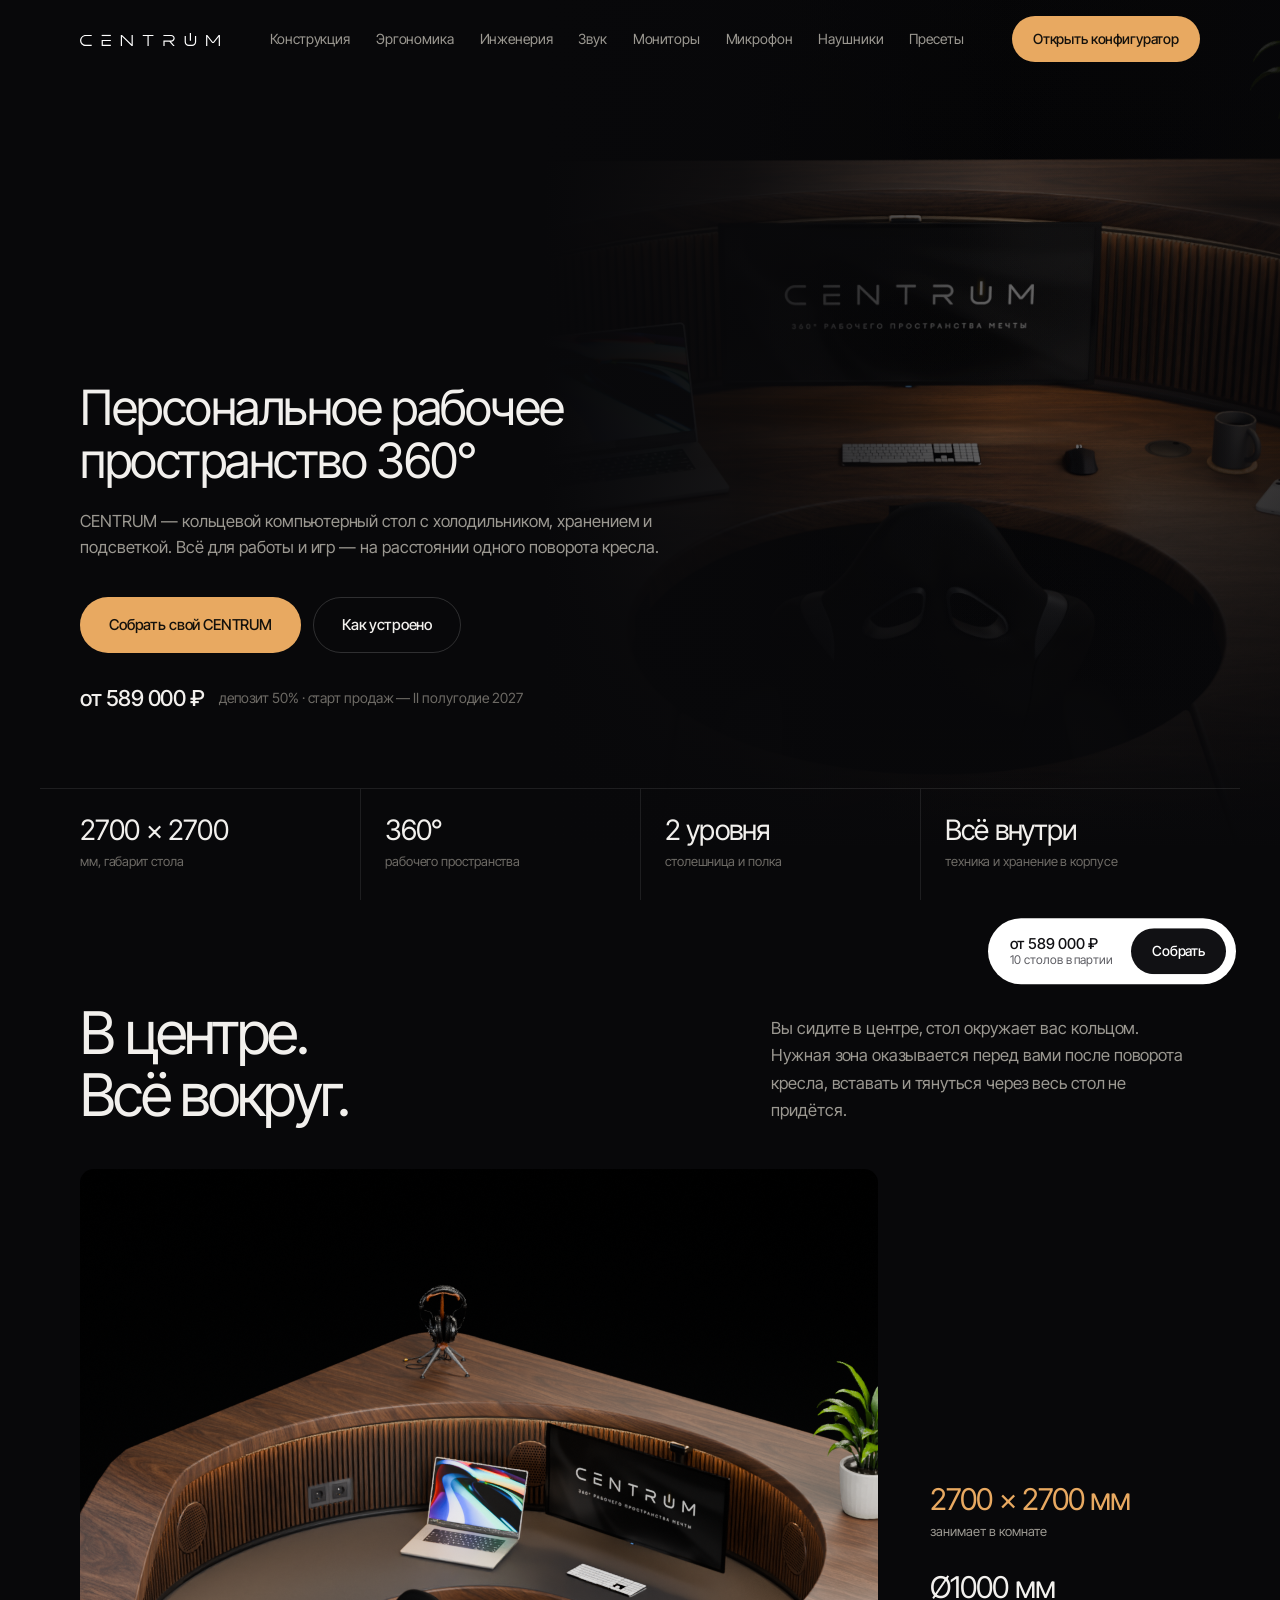
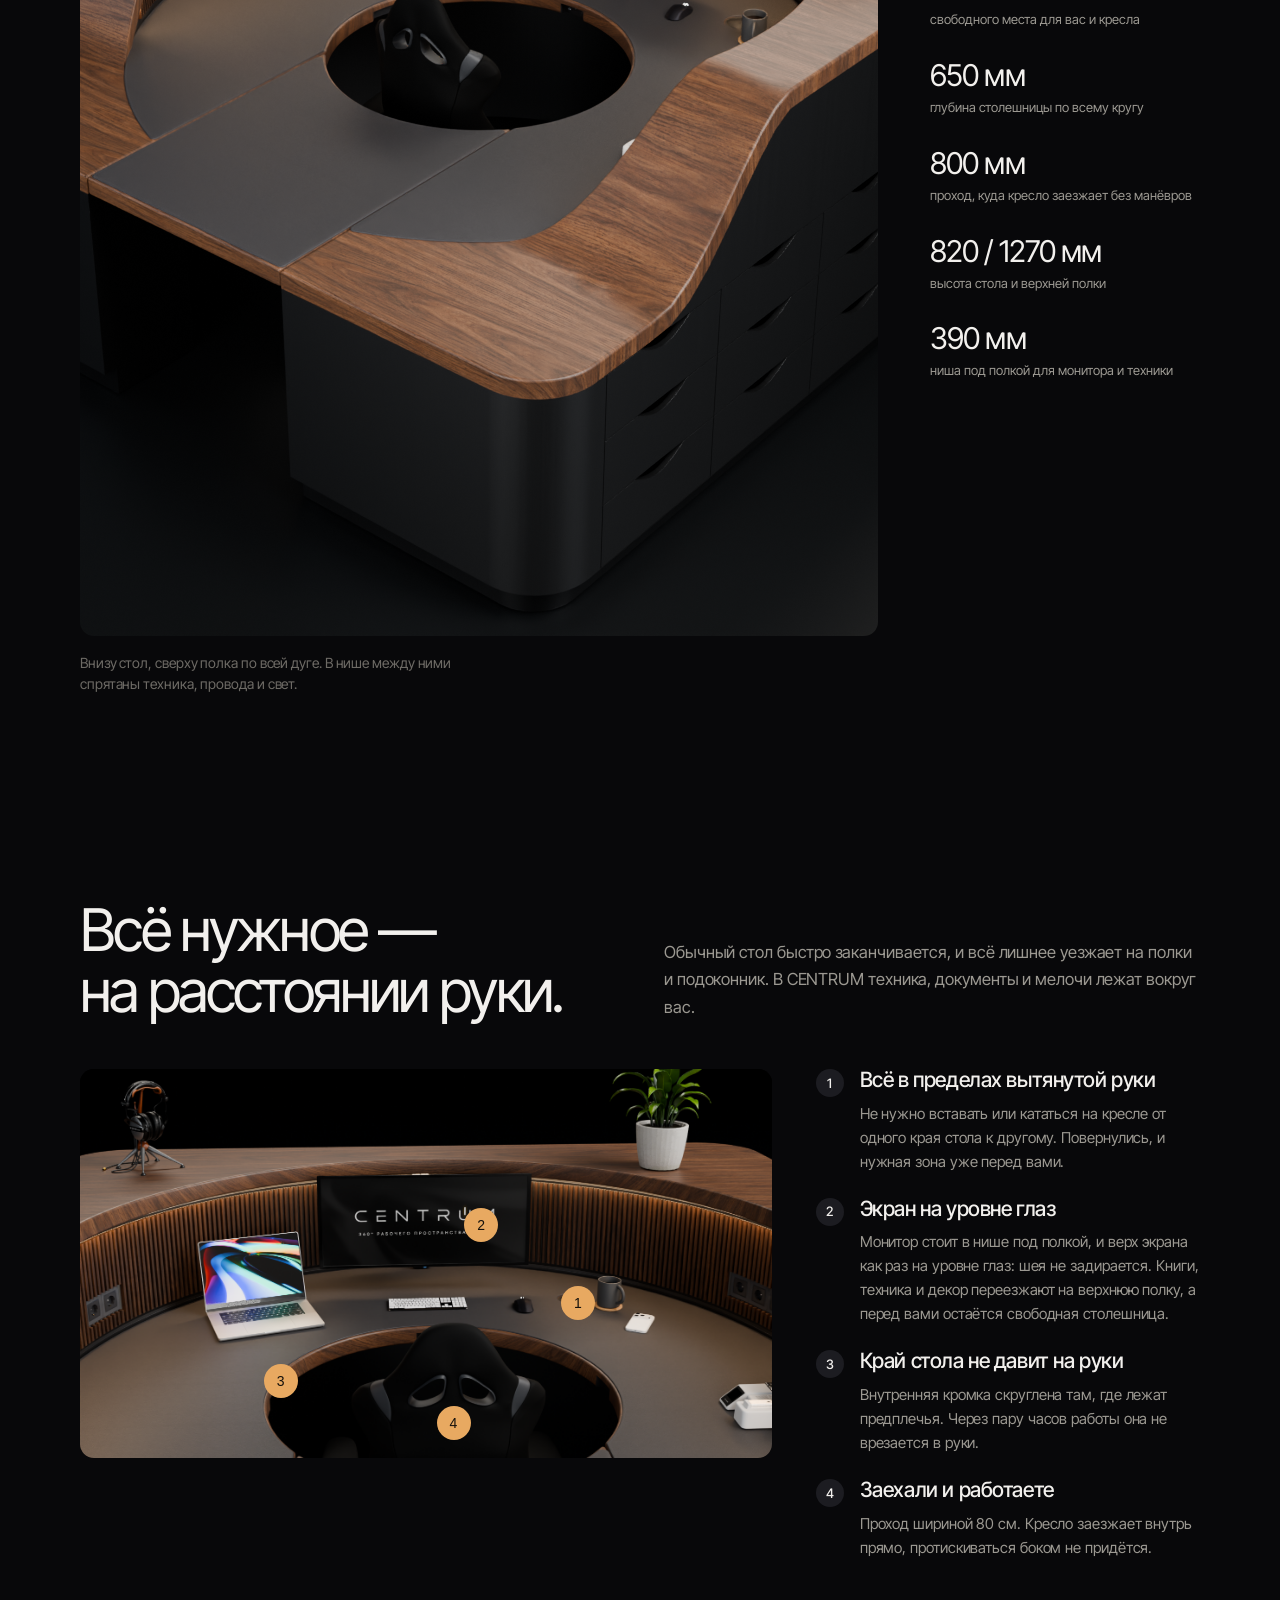
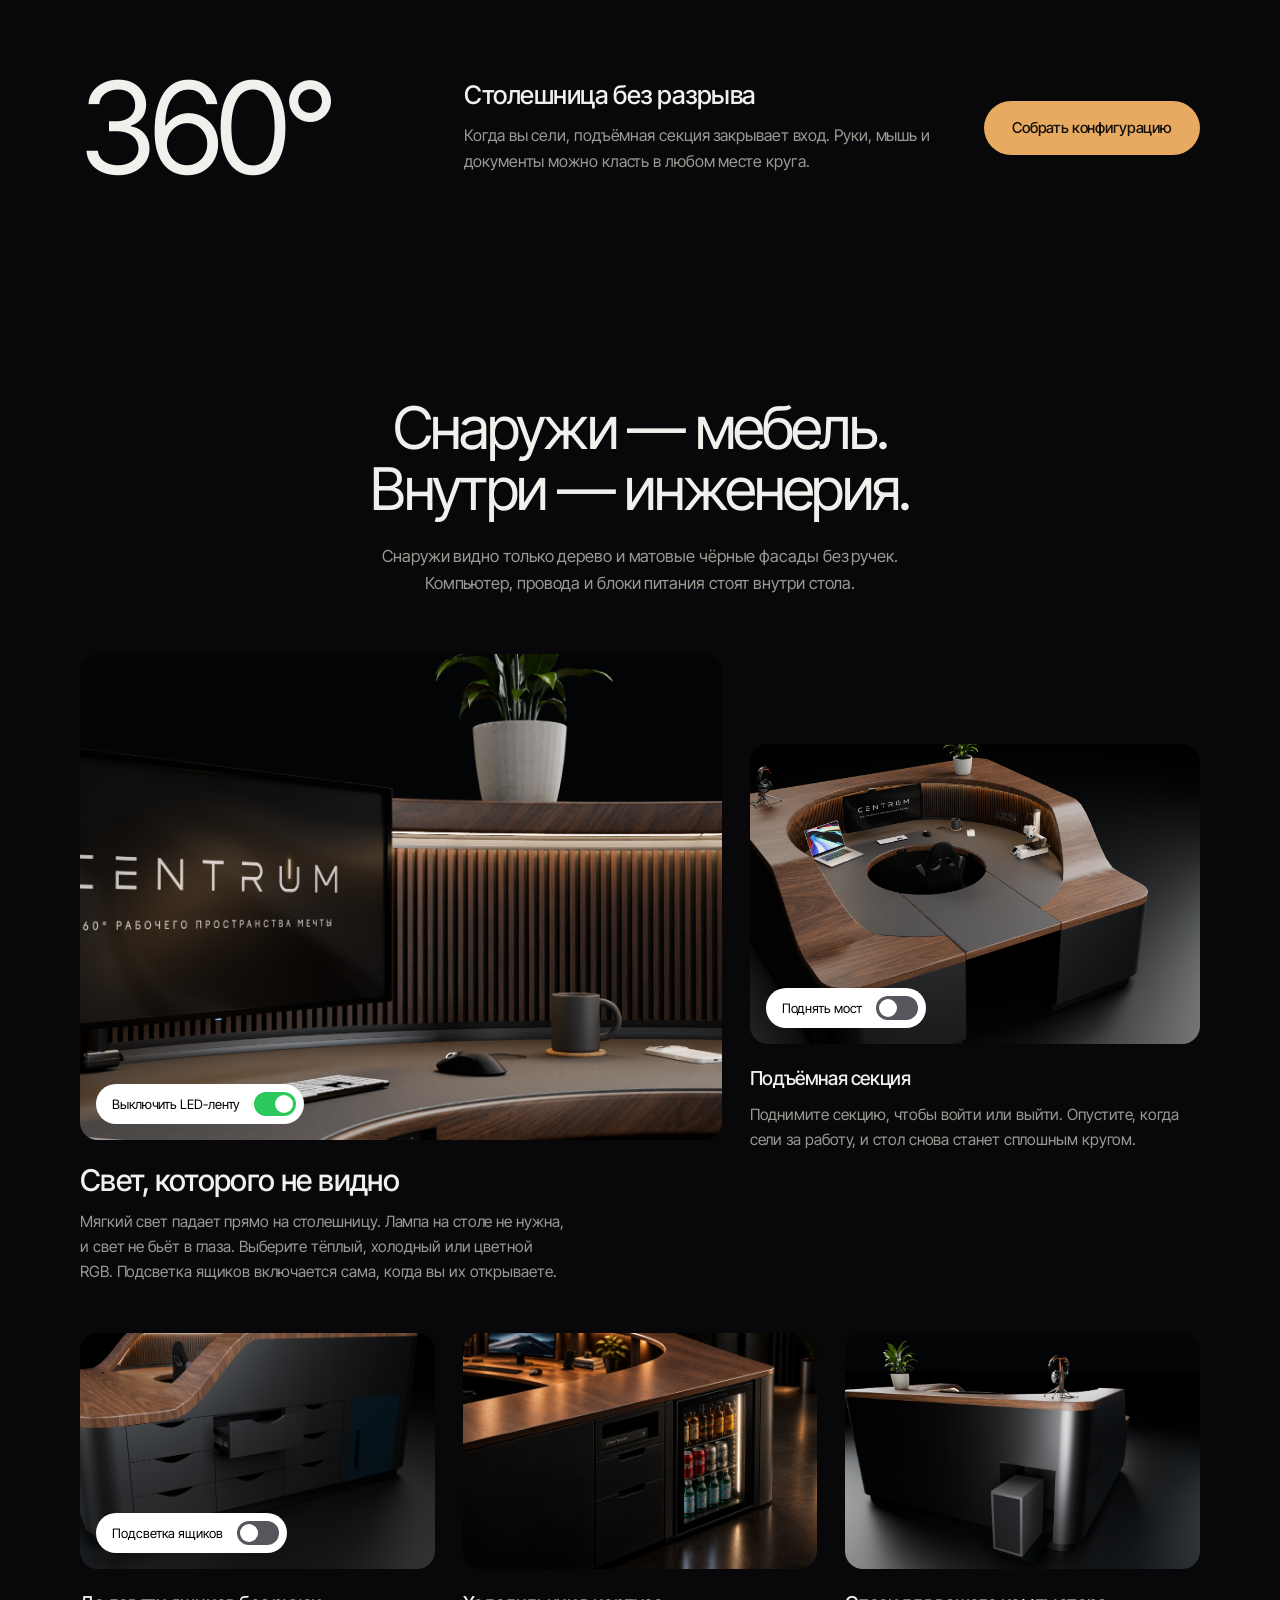
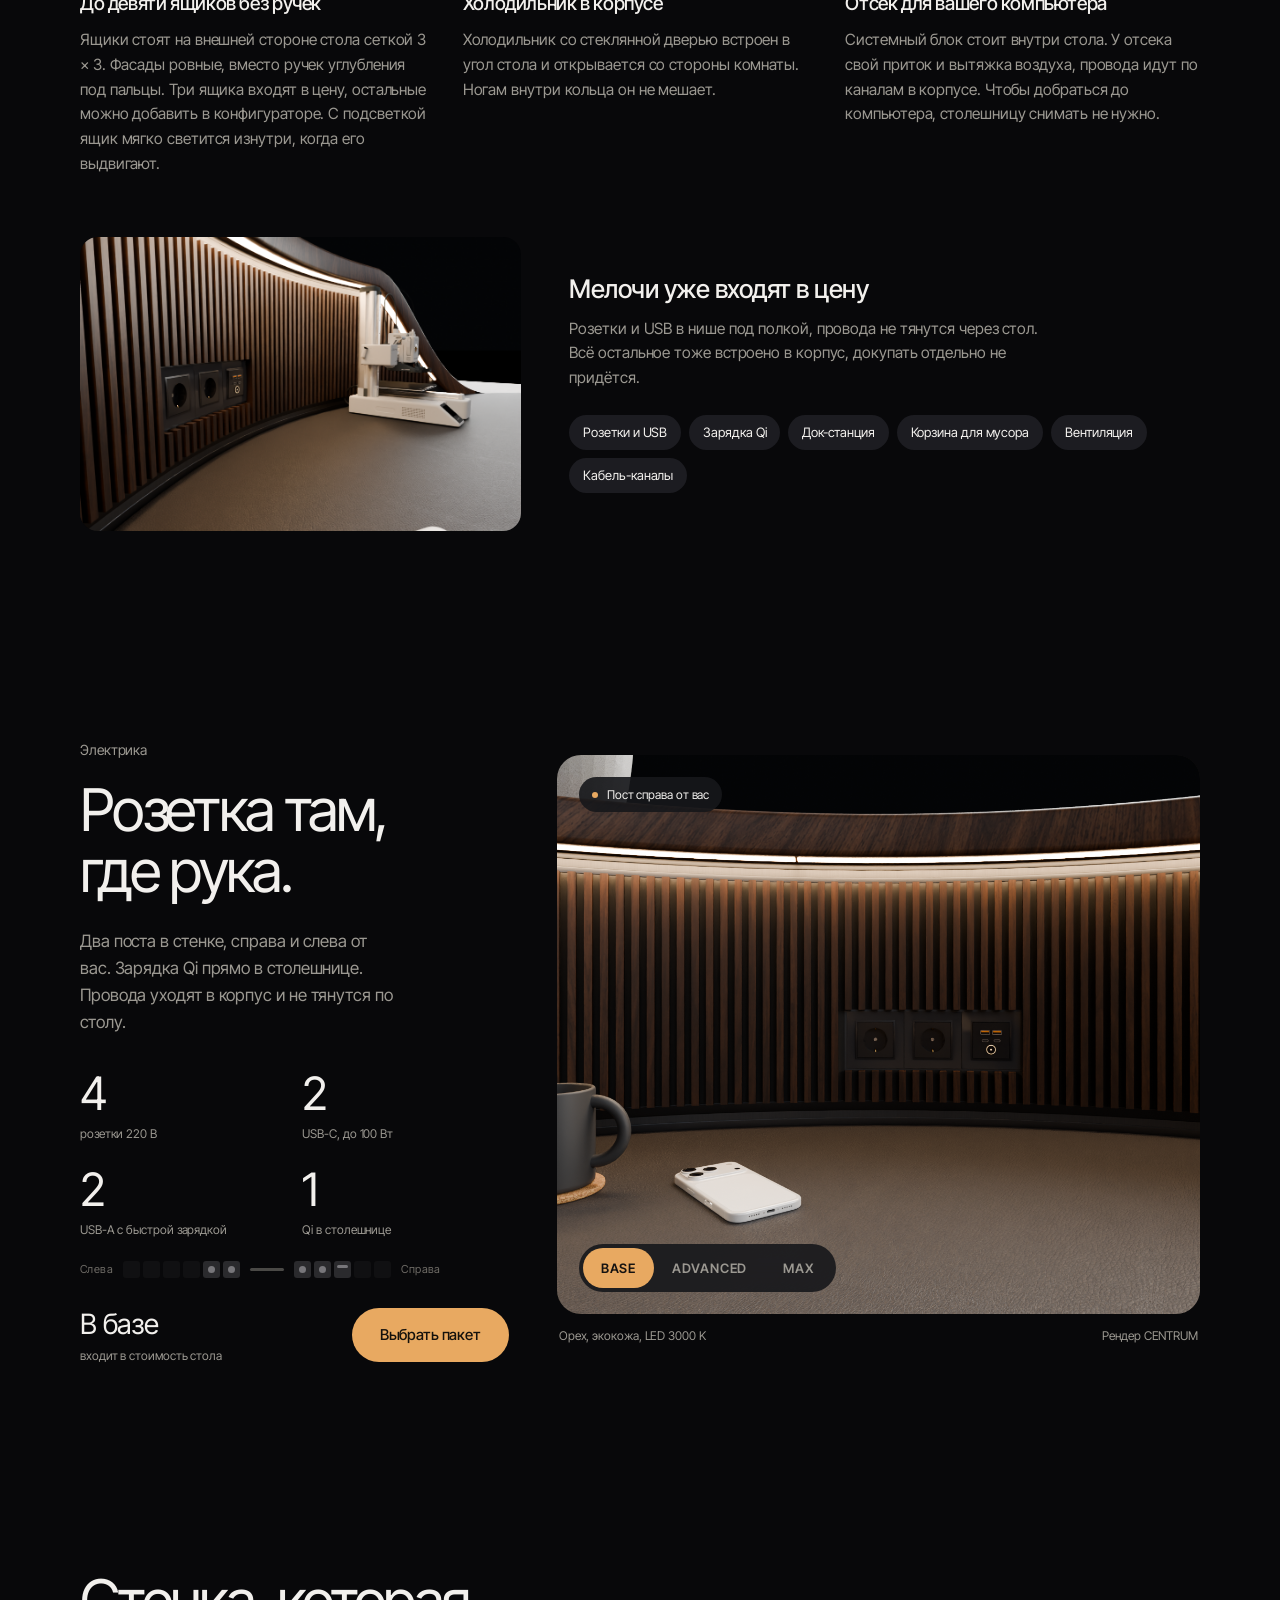
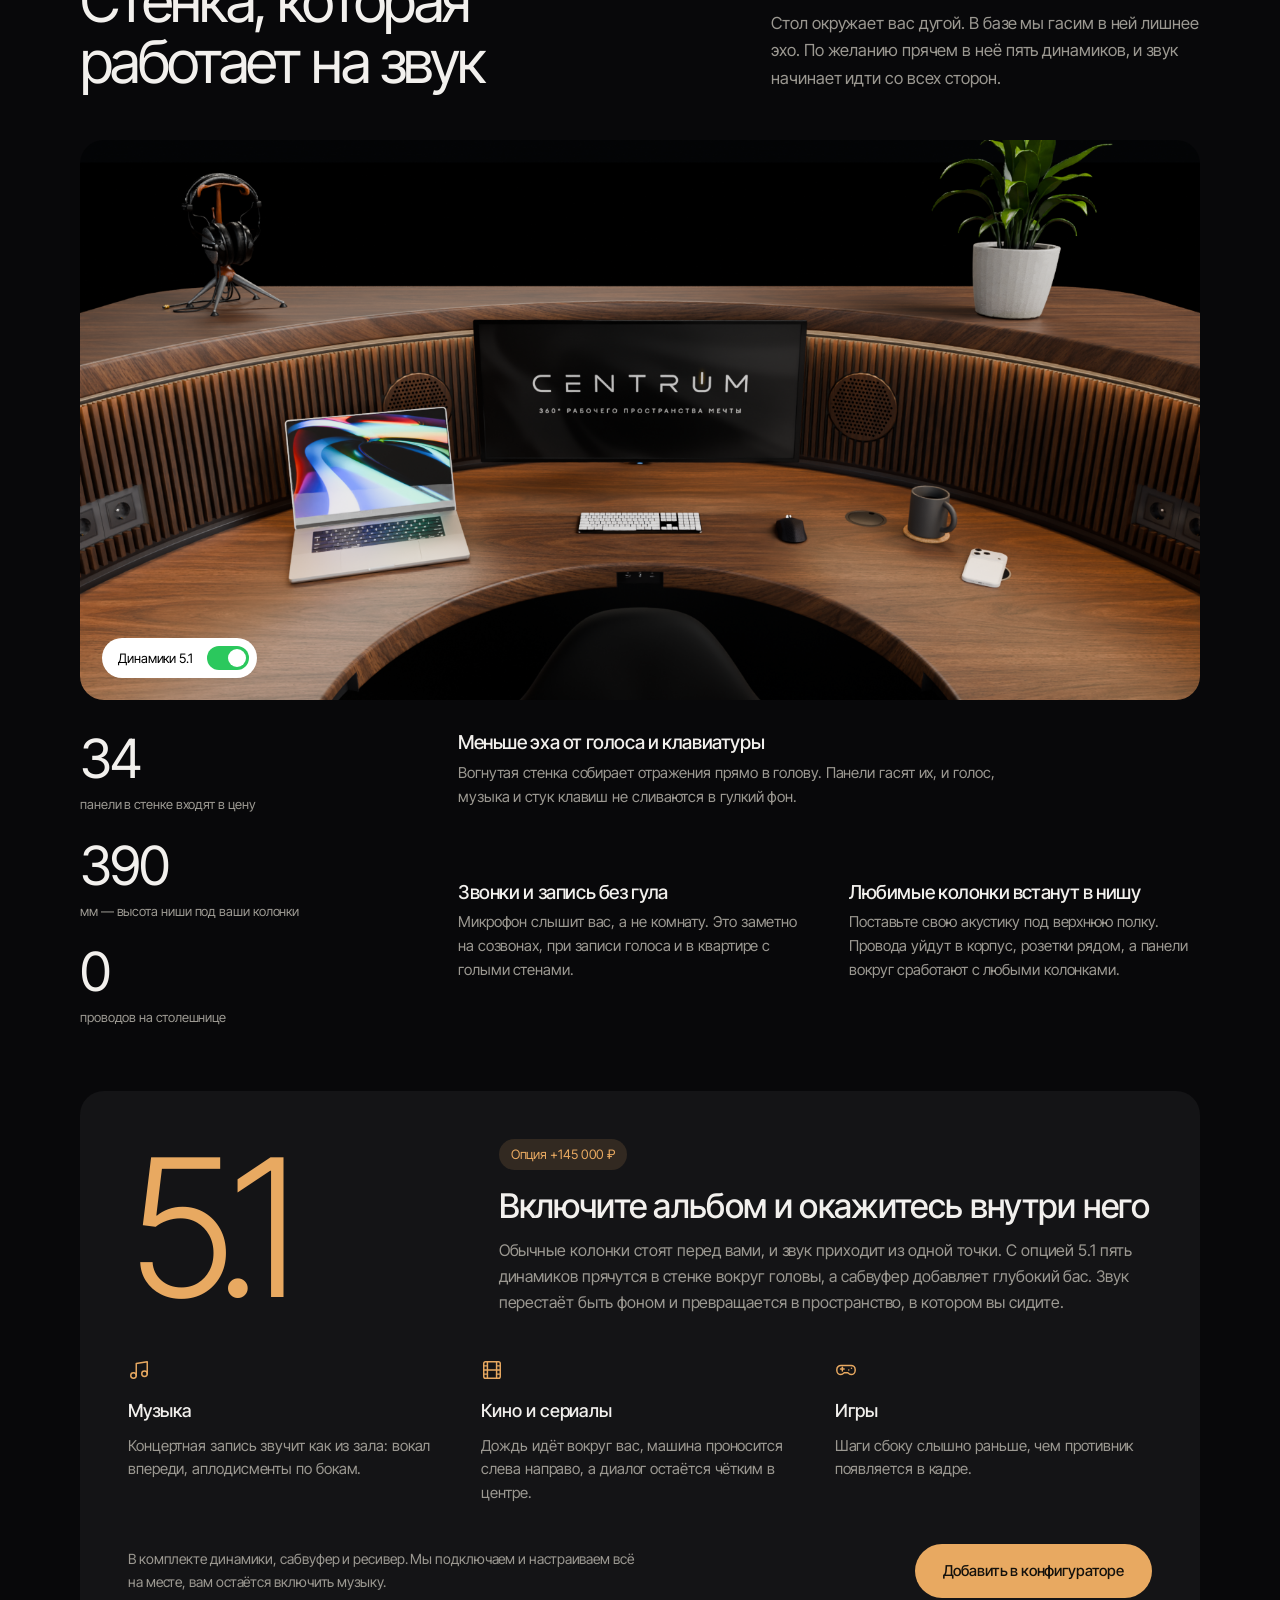
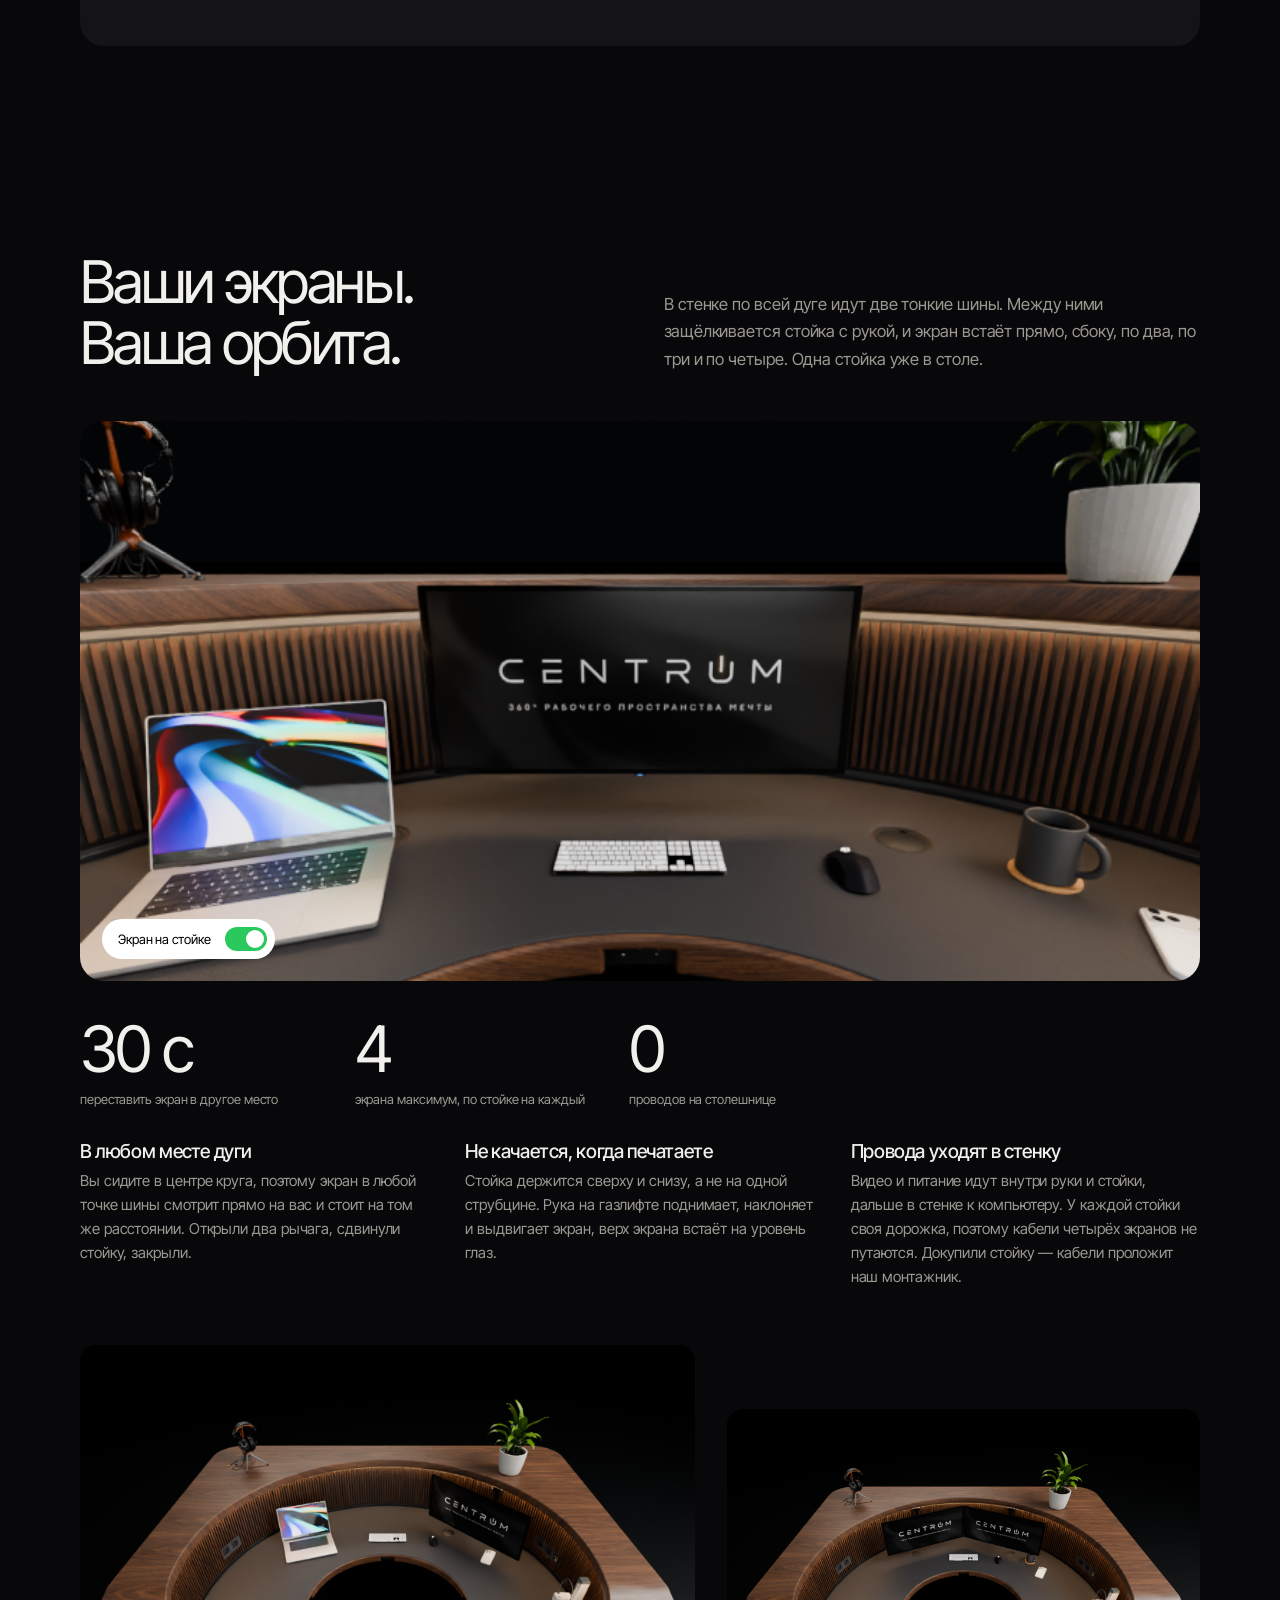
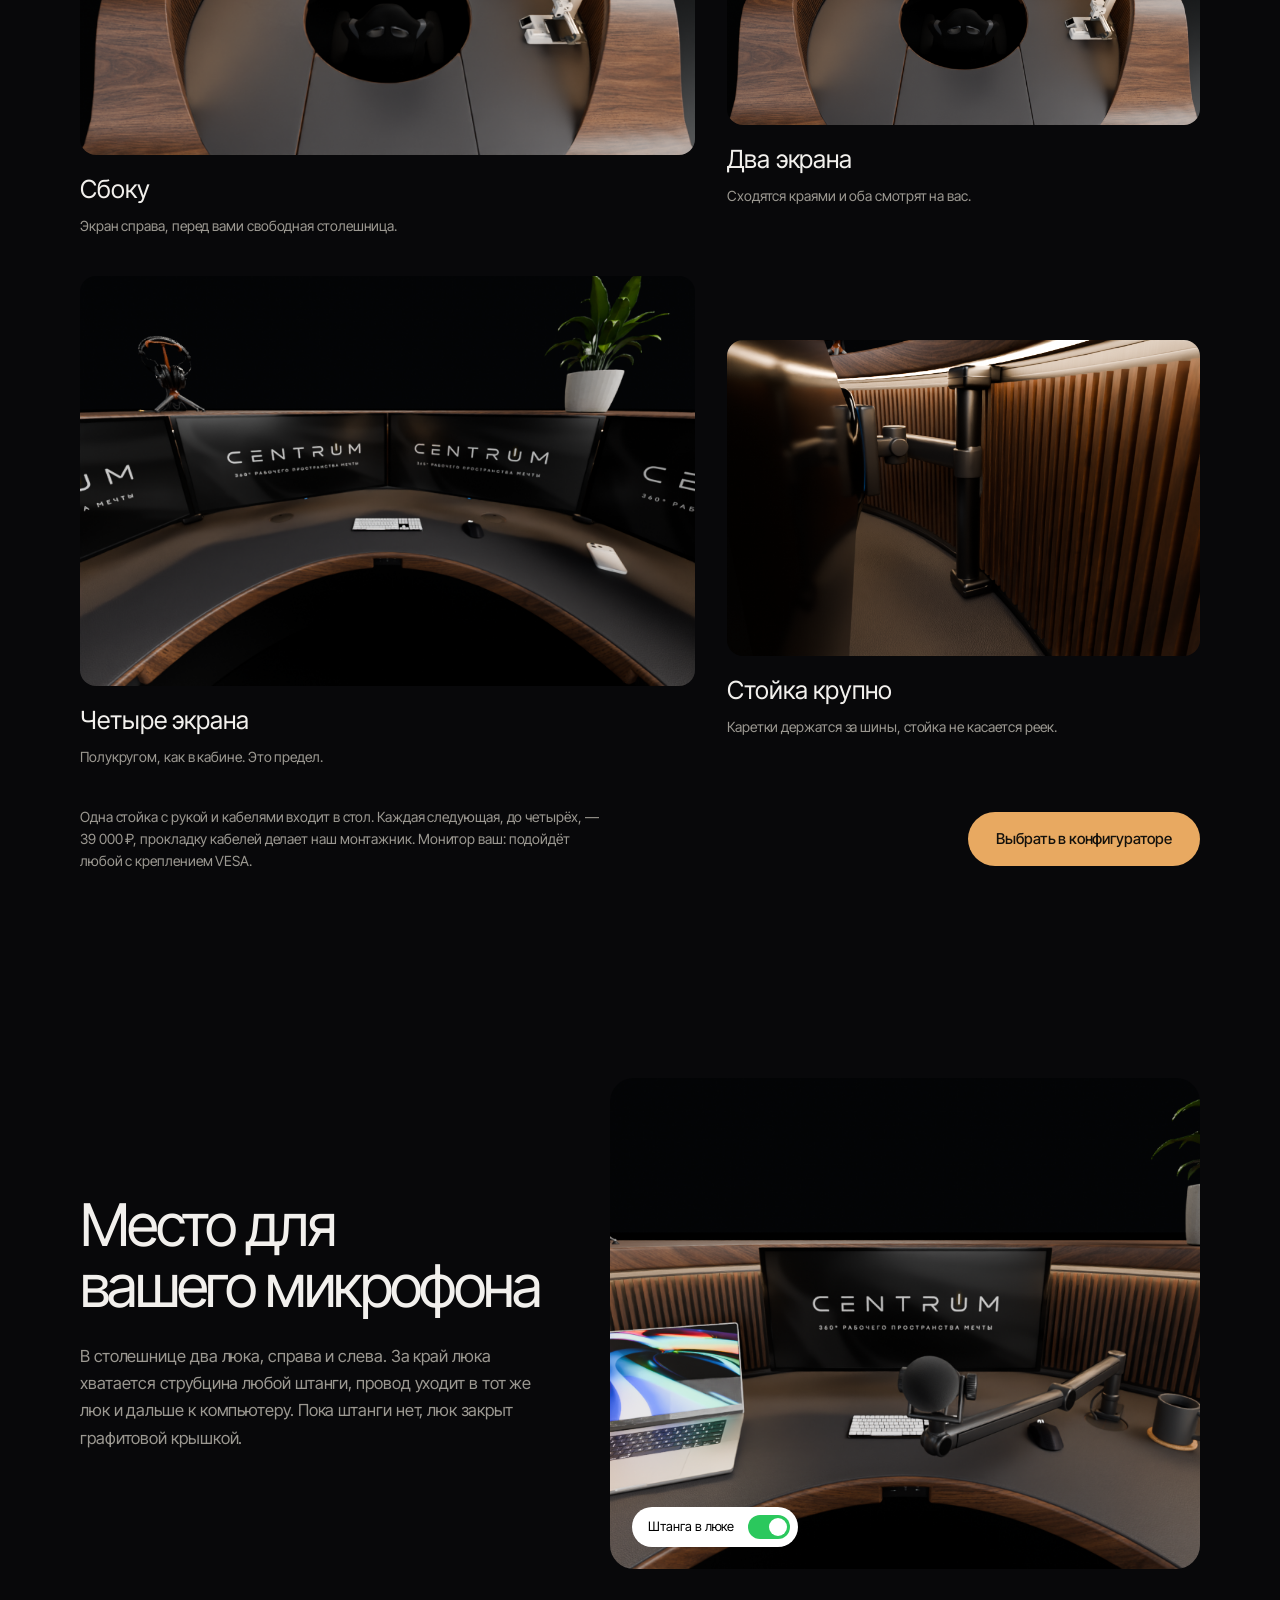
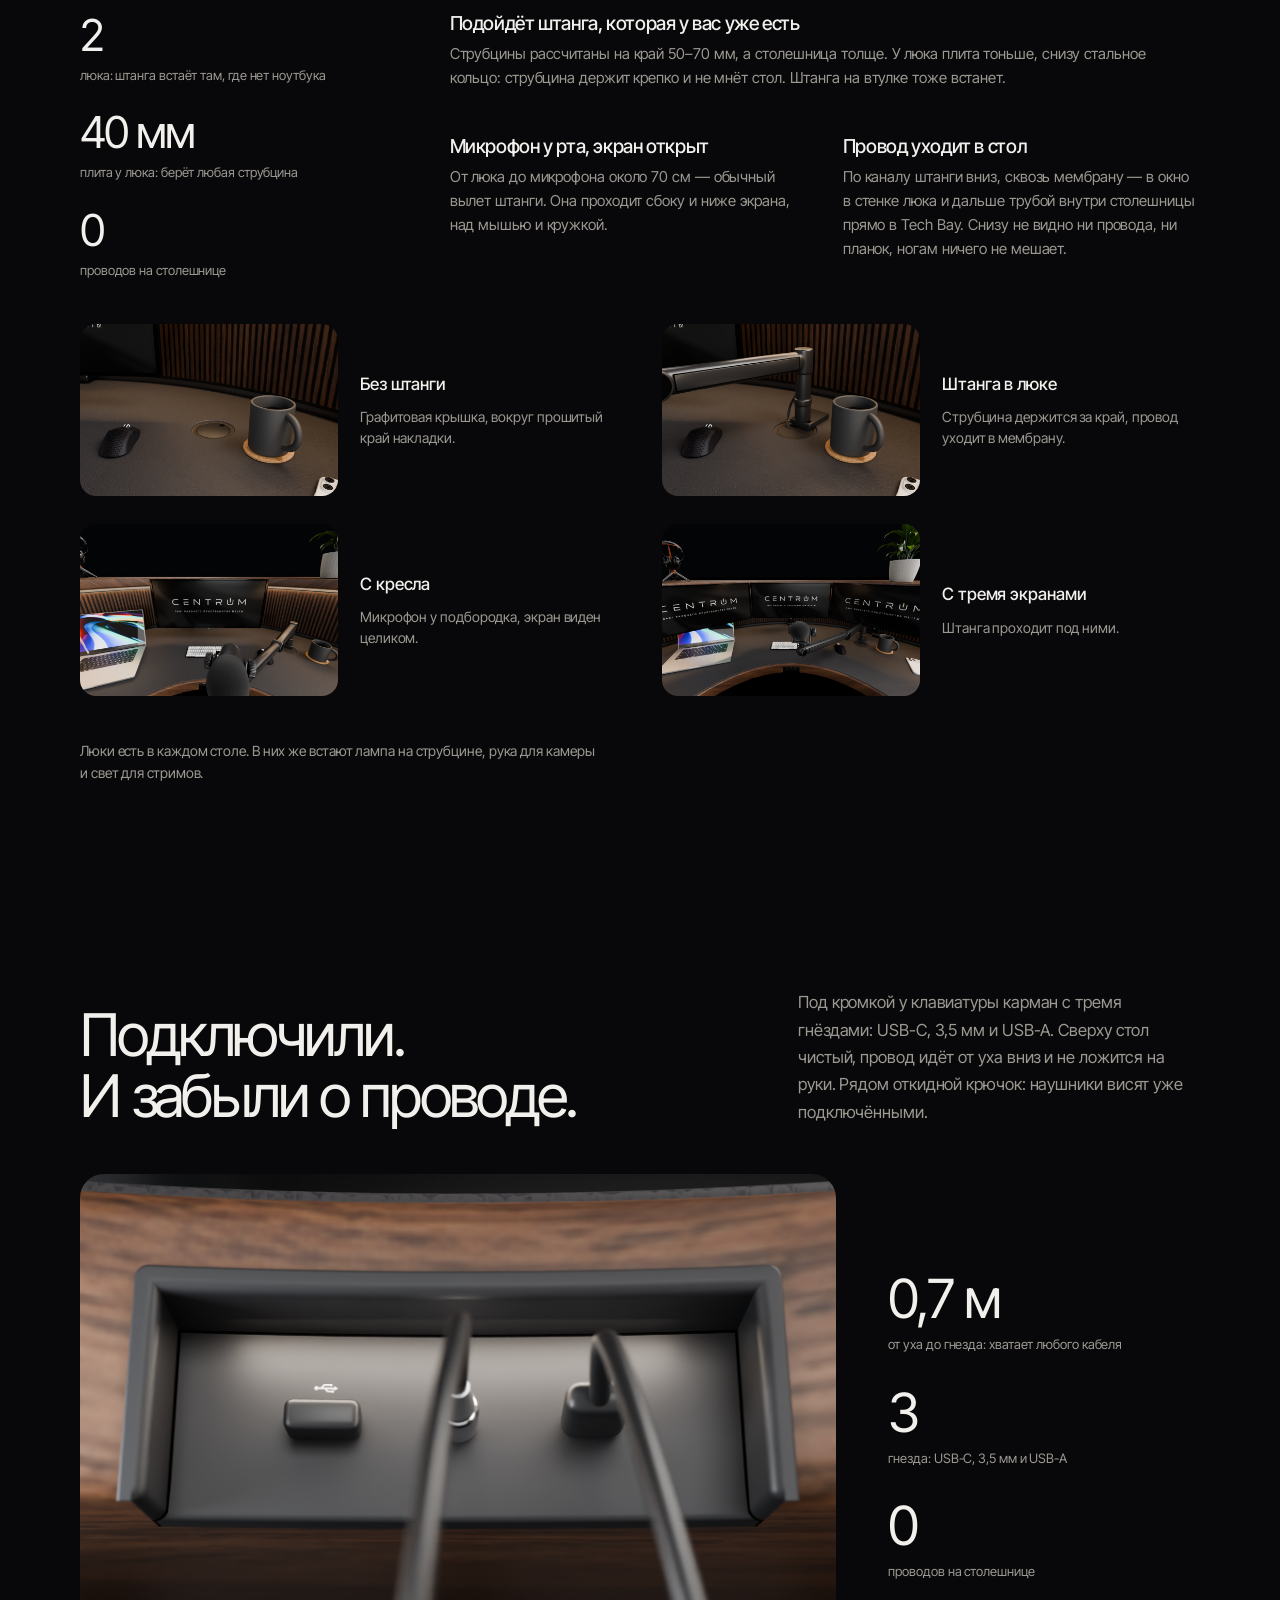
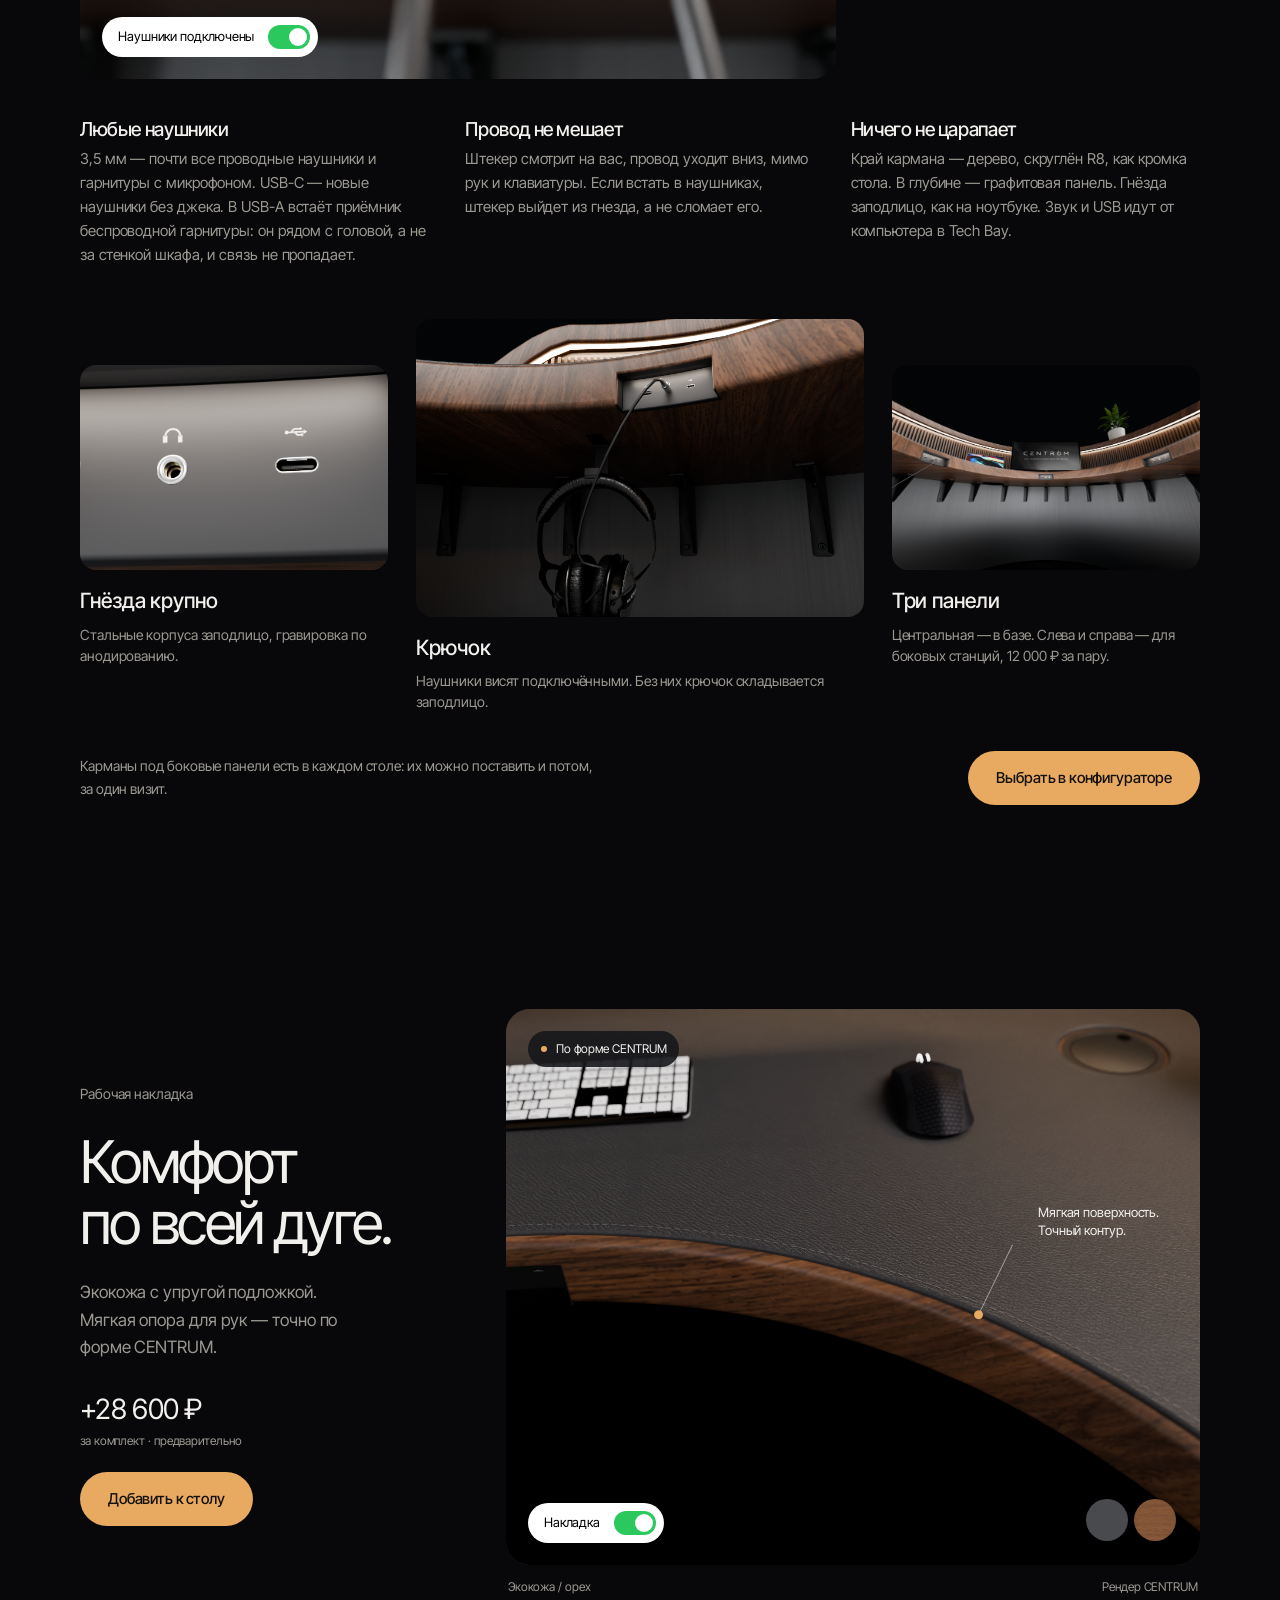
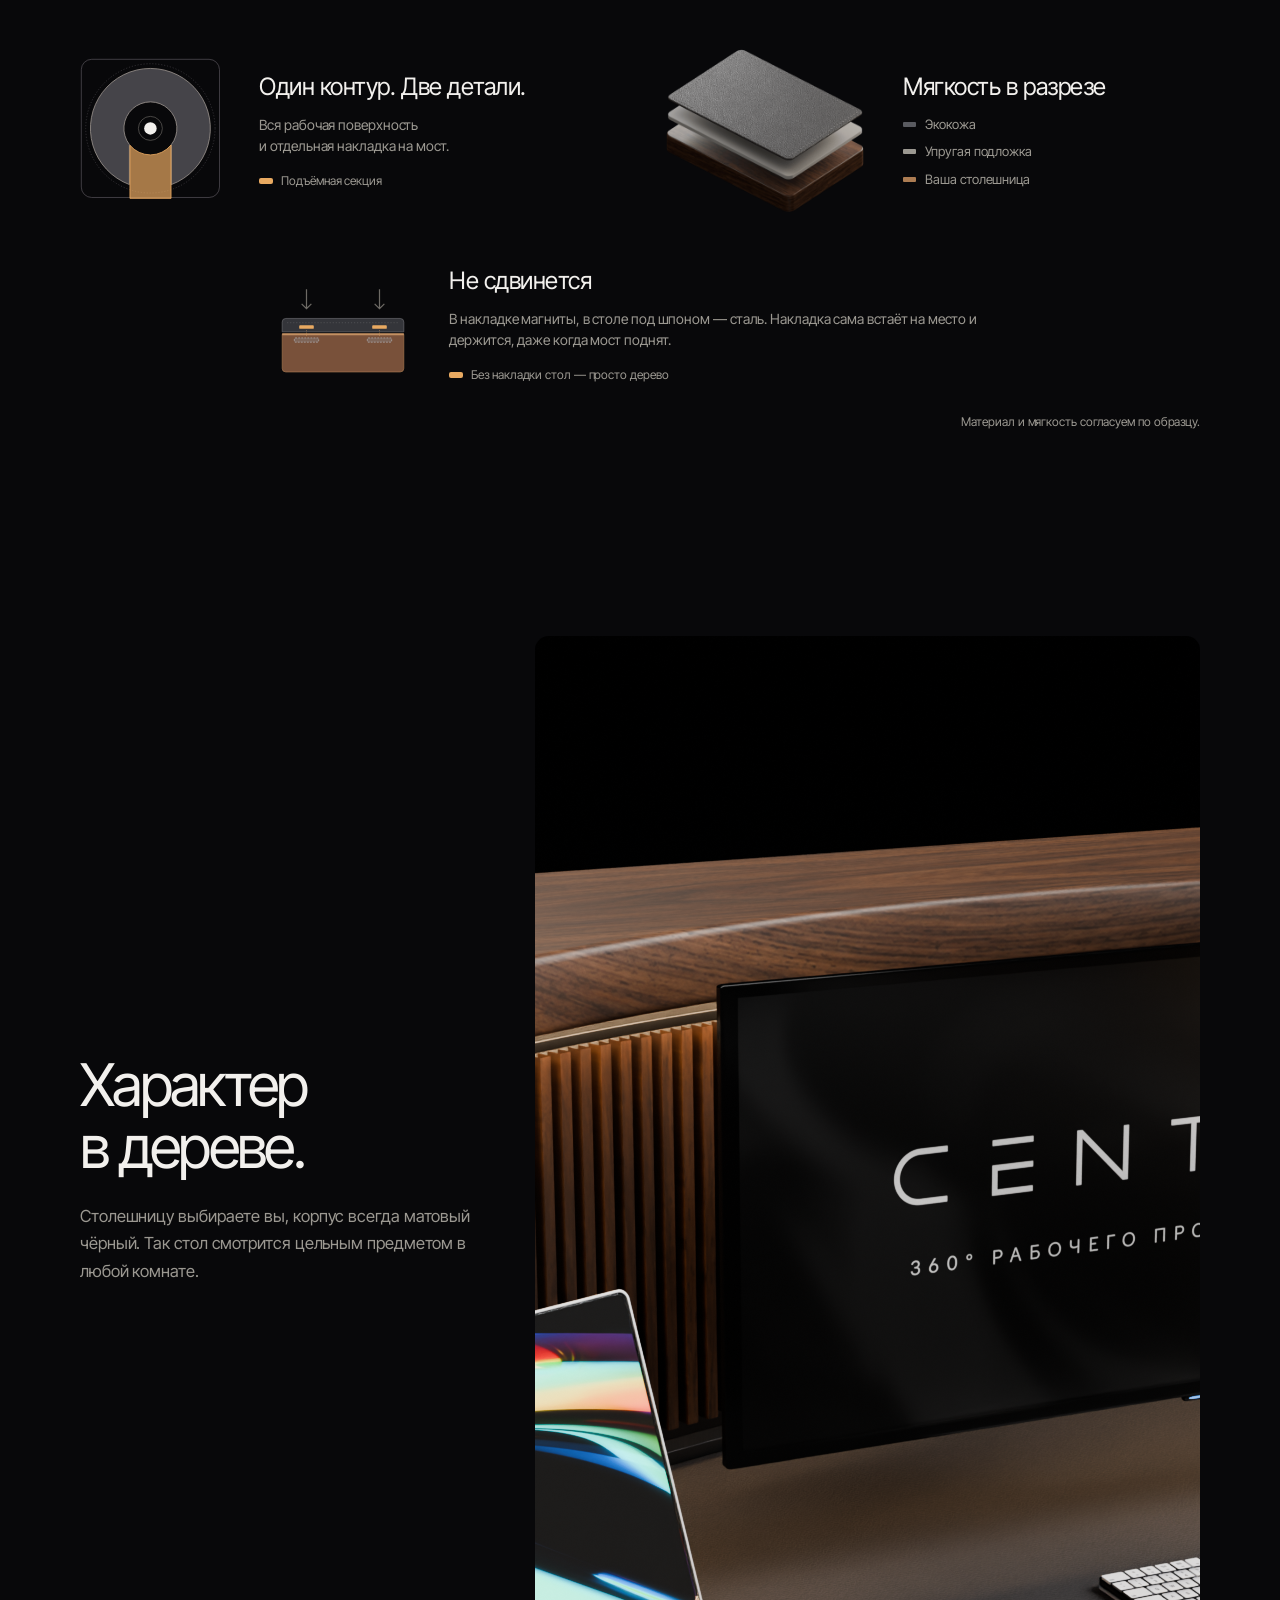
<file: index.html>
<!doctype html>
<html lang="ru">
  <head>
    <meta charset="utf-8" />
    <!-- Yandex.Metrika counter -->
    <script type="text/javascript">
      (function(m,e,t,r,i,k,a){
        m[i]=m[i]||function(){(m[i].a=m[i].a||[]).push(arguments)};
        m[i].l=1*new Date();
        for (var j = 0; j < document.scripts.length; j++) {if (document.scripts[j].src === r) { return; }}
        k=e.createElement(t),a=e.getElementsByTagName(t)[0],k.async=1,k.src=r,a.parentNode.insertBefore(k,a)
      })(window, document,'script','https://mc.yandex.ru/metrika/tag.js?id=112836055', 'ym');

      ym(112836055, 'init', {ssr:true, webvisor:true, clickmap:true, ecommerce:"dataLayer", referrer: document.referrer, url: location.href, accurateTrackBounce:true, trackLinks:true});
    </script>
    <!-- /Yandex.Metrika counter -->
    <meta name="viewport" content="width=device-width,initial-scale=1" />
    <meta name="theme-color" content="#08080a" />
    <title>CENTRUM — кольцевой стол и рабочая станция с холодильником</title>
    <meta
      name="description"
      content="Кольцевой компьютерный стол CENTRUM: рабочая станция 2700 × 2700 мм с холодильником, хранением и подсветкой. Для работы и игр. От 589 000 ₽, предзаказ открыт."
    />
    <meta name="robots" content="index, follow" />
    <link rel="canonical" href="https://centrum360.ru/" />
    <meta property="og:type" content="website" />
    <meta property="og:site_name" content="CENTRUM" />
    <meta property="og:title" content="CENTRUM — кольцевой стол и рабочая станция с холодильником" />
    <meta
      property="og:description"
      content="Кольцевой компьютерный стол CENTRUM: рабочая станция 2700 × 2700 мм с холодильником, хранением и подсветкой. Для работы и игр. От 589 000 ₽, предзаказ открыт."
    />
    <meta property="og:image" content="https://centrum360.ru/assets/landing/hero.png" />
    <meta property="og:image:width" content="1200" />
    <meta property="og:image:height" content="800" />
    <meta property="og:image:type" content="image/png" />
    <meta property="og:image:alt" content="Кольцевой стол CENTRUM — рендер прототипа" />
    <meta property="og:url" content="https://centrum360.ru/" />
    <meta property="og:locale" content="ru_RU" />
    <meta name="twitter:card" content="summary_large_image" />
    <meta name="twitter:title" content="CENTRUM — кольцевой стол и рабочая станция с холодильником" />
    <meta name="twitter:description" content="Кольцевой компьютерный стол CENTRUM: рабочая станция 2700 × 2700 мм с холодильником, хранением и подсветкой. Для работы и игр. От 589 000 ₽, предзаказ открыт." />
    <meta name="twitter:image" content="https://centrum360.ru/assets/landing/hero.png" />
    <meta name="twitter:image:alt" content="Кольцевой стол CENTRUM — рендер прототипа" />
    <link rel="preload" as="image" href="output/render/premium/hero-graphite-metal-smooth-corners.png" fetchpriority="high" />
    <link rel="icon" href="assets/favicon.svg" type="image/svg+xml" />
    <link rel="preconnect" href="https://fonts.googleapis.com" />
    <link rel="preconnect" href="https://fonts.gstatic.com" crossorigin />
    <link
      href="https://fonts.googleapis.com/css2?family=Inter+Tight:wght@300;400;500;600&amp;display=swap"
      rel="stylesheet"
    />
    <link rel="stylesheet" href="toggle.css" />
    <link rel="stylesheet" href="landing.css?v=20260926-phones" />
    <link rel="stylesheet" href="landing-composition.css?v=20260927" />
    <script type="application/ld+json">
{
  "@context": "https://schema.org",
  "@graph": [
    {
      "@type": "Organization",
      "@id": "https://centrum360.ru/#organization",
      "name": "CENTRUM",
      "url": "https://centrum360.ru/",
      "logo": "https://centrum360.ru/assets/logo.svg"
    },
    {
      "@type": "WebSite",
      "@id": "https://centrum360.ru/#website",
      "name": "CENTRUM",
      "url": "https://centrum360.ru/",
      "inLanguage": "ru-RU",
      "publisher": {
        "@id": "https://centrum360.ru/#organization"
      }
    },
    {
      "@type": "Product",
      "@id": "https://centrum360.ru/#product",
      "name": "Кольцевой стол CENTRUM",
      "description": "Кольцевая рабочая станция 2700 × 2700 мм с холодильником, отсеком для компьютера, тремя ящиками и LED-подсветкой. Компьютер и монитор покупаются отдельно.",
      "image": [
        "https://centrum360.ru/assets/landing/hero.png"
      ],
      "brand": {
        "@type": "Brand",
        "name": "CENTRUM"
      },
      "offers": {
        "@type": "Offer",
        "url": "https://centrum360.ru/#preorder",
        "price": 589000,
        "priceCurrency": "RUB",
        "availability": "https://schema.org/PreOrder",
        "seller": {
          "@id": "https://centrum360.ru/#organization"
        }
      }
    }
  ]
}
    </script>
  </head>
  <body>
<noscript><div><img src="https://mc.yandex.ru/watch/112836055" style="position:absolute; left:-9999px;" alt="" /></div></noscript>
    <a class="skip" href="#configurator">Перейти к конфигуратору</a>

    <header class="site-head" id="site-head">
      <a class="logo" href="#top" aria-label="CENTRUM"><img src="assets/logo.svg" alt="CENTRUM" width="10519" height="1000" decoding="async" /></a>
      <nav class="site-nav" aria-label="Разделы">
        <a href="#construction">Конструкция</a>
        <a href="#ergonomics">Эргономика</a>
        <a href="#engineering">Инженерия</a>
        <a href="#sound">Звук</a>
        <a href="#monitors">Мониторы</a>
        <a href="#mic">Микрофон</a>
        <a href="#headphones">Наушники</a>
        <a href="#presets">Пресеты</a>
      </nav>
      <a class="btn btn-primary btn-sm" href="#configurator">Открыть конфигуратор</a>
    </header>

    <main id="top">
      <!-- ================= HERO ================= -->
      <section class="hero">
        <div class="hero-media">
          <img
            src="output/render/premium/hero-graphite-metal-smooth-corners.png"
            alt="CENTRUM — кольцевая рабочая станция, вид три четверти"
            fetchpriority="high"
            width="1600"
            height="1067"
            decoding="async"
          />
        </div>
        <div class="hero-body">
          <h1>Персональное рабочее<br />пространство 360°</h1>
          <p class="lead">
            CENTRUM — кольцевой компьютерный стол с холодильником,
            хранением и подсветкой. Всё для работы и игр — на расстоянии
            одного поворота кресла.
          </p>
          <div class="hero-actions">
            <a class="btn btn-primary" href="#configurator">Собрать свой CENTRUM</a>
            <a class="btn btn-ghost" href="#construction">Как устроено</a>
          </div>
          <p class="hero-price">
            <strong>от 589 000 ₽</strong>
            <span>депозит 50% · старт продаж — II полугодие 2027</span>
          </p>
        </div>
        <ul class="hero-strip">
          <li><b>2700 × 2700</b><span>мм, габарит стола</span></li>
          <li><b>360°</b><span>рабочего пространства</span></li>
          <li><b>2 уровня</b><span>столешница и полка</span></li>
          <li><b>Всё внутри</b><span>техника и хранение в корпусе</span></li>
        </ul>
      </section>

      <!-- ================= КОНСТРУКЦИЯ / ЧИСЛА ================= -->
      <section class="section" id="construction">
        <div class="section-head reveal">
          <h2>В центре.<br />Всё вокруг.</h2>
          <p>
            Вы сидите в центре, стол окружает вас кольцом. Нужная зона
            оказывается перед вами после поворота кресла, вставать и тянуться
            через весь стол не придётся.
          </p>
        </div>

        <dl class="specs reveal">
          <div><dt>2700 × 2700 мм</dt><dd>занимает в комнате</dd></div>
          <div><dt>Ø1000 мм</dt><dd>свободного места для вас и кресла</dd></div>
          <div><dt>650 мм</dt><dd>глубина столешницы по всему кругу</dd></div>
          <div><dt>800 мм</dt><dd>проход, куда кресло заезжает без манёвров</dd></div>
          <div><dt>820 / 1270 мм</dt><dd>высота стола и верхней полки</dd></div>
          <div><dt>390 мм</dt><dd>ниша под полкой для монитора и техники</dd></div>
        </dl>

        <figure class="figure figure-wide reveal">
          <img
            data-construction-image
            src="output/render/premium/camera-premium-01-three-quarter-1600.png"
            alt="CENTRUM сверху: кольцо, два уровня, ящики и холодильник по наружному фасаду"
            loading="lazy"
            width="1600" height="1067" decoding="async"
          />
          <figcaption>
            Внизу стол, сверху полка по всей дуге. В нише между ними спрятаны
            техника, провода и свет.
          </figcaption>
        </figure>
      </section>

      <!-- ================= ЭРГОНОМИКА ================= -->
      <section class="section" id="ergonomics">
        <div class="section-head reveal">
          <h2>Всё нужное —<br />на расстоянии руки.</h2>
          <p>
            Обычный стол быстро заканчивается, и всё лишнее уезжает на полки и
            подоконник. В CENTRUM техника, документы и мелочи лежат вокруг вас.
          </p>
        </div>

        <div class="ergo reveal" data-ergo>
          <figure class="ergo-figure no-photo-zoom">
            <img
              data-ergonomics-image
              src="output/render/premium/camera-premium-02-workspace-1600.png"
              alt="Вид от кресла: монитор в нише под верхним ярусом, на рабочей поверхности накладка из экокожи"
              loading="lazy"
              width="1600" height="1067" decoding="async"
            />
            <button class="ergo-spot tip-below" type="button" style="left: 72%; top: 60.1%" data-spot="1" aria-label="Всё в пределах вытянутой руки">
              1
              <span class="ergo-tip" aria-hidden="true"><b>Всё в пределах вытянутой руки</b>Не нужно вставать или кататься на кресле от одного края стола к другому. Повернулись, и нужная зона уже перед вами.</span>
            </button>
            <button class="ergo-spot tip-below" type="button" style="left: 58%; top: 40%" data-spot="2" aria-label="Экран на уровне глаз">
              2
              <span class="ergo-tip" aria-hidden="true"><b>Экран на уровне глаз</b>Монитор стоит в нише под полкой, и верх экрана как раз на уровне глаз: шея не задирается. Книги, техника и декор переезжают на верхнюю полку, а перед вами остаётся свободная столешница.</span>
            </button>
            <button class="ergo-spot tip-above" type="button" style="left: 29%; top: 80.2%" data-spot="3" aria-label="Край стола не давит на руки">
              3
              <span class="ergo-tip" aria-hidden="true"><b>Край стола не давит на руки</b>Внутренняя кромка скруглена там, где лежат предплечья. Через пару часов работы она не врезается в руки.</span>
            </button>
            <button class="ergo-spot tip-above" type="button" style="left: 54%; top: 90.9%" data-spot="4" aria-label="Заехали и работаете">
              4
              <span class="ergo-tip" aria-hidden="true"><b>Заехали и работаете</b>Проход шириной 80 см. Кресло заезжает внутрь прямо, протискиваться боком не придётся.</span>
            </button>
          </figure>
          <ol class="ergo-points">
            <li data-spot="1">
              <h3>Всё в пределах вытянутой руки</h3>
              <p>Не нужно вставать или кататься на кресле от одного края стола к другому. Повернулись, и нужная зона уже перед вами.</p>
            </li>
            <li data-spot="2">
              <h3>Экран на уровне глаз</h3>
              <p>Монитор стоит в нише под полкой, и верх экрана как раз на уровне глаз: шея не задирается. Книги, техника и декор переезжают на верхнюю полку, а перед вами остаётся свободная столешница.</p>
            </li>
            <li data-spot="3">
              <h3>Край стола не давит на руки</h3>
              <p>Внутренняя кромка скруглена там, где лежат предплечья. Через пару часов работы она не врезается в руки.</p>
            </li>
            <li data-spot="4">
              <h3>Заехали и работаете</h3>
              <p>Проход шириной 80 см. Кресло заезжает внутрь прямо, протискиваться боком не придётся.</p>
            </li>
          </ol>
        </div>

        <div class="callout reveal">
          <b class="callout-num">360°</b>
          <div>
            <h3>Столешница без разрыва</h3>
            <p>
              Когда вы сели, подъёмная секция закрывает вход. Руки, мышь и
              документы можно класть в любом месте круга.
            </p>
          </div>
          <a class="btn btn-primary" href="#configurator">Собрать конфигурацию</a>
        </div>
      </section>

      <!-- ================= ИНЖЕНЕРИЯ ================= -->
      <section class="section" id="engineering">
        <div class="section-head reveal">
          <h2>Снаружи — мебель.<br />Внутри — инженерия.</h2>
          <p>
            Снаружи видно только дерево и матовые чёрные фасады без ручек.
            Компьютер, провода и блоки питания стоят внутри стола.
          </p>
        </div>

        <div class="bento reveal">
          <article class="tile tile-wide">
            <div class="light-demo tile-media" data-light-demo data-state="on">
              <div class="light-demo-media">
                <img
                  data-light-image
                  data-light-state="off"
                  src="output/render/premium/led-wall-angle-off.png"
                  data-light-src="output/render/premium/led-wall-angle-off.png"
                  alt="Рабочее место CENTRUM с выключенной LED-подсветкой"
                  loading="lazy"
                  width="1600" height="1067" decoding="async"
                />
                <img
                  data-light-image
                  data-light-state="on"
                  src="output/render/premium/led-wall-angle-on.png"
                  data-light-src="output/render/premium/led-wall-angle-on.png"
                  alt="Рабочее место CENTRUM с включённой LED-подсветкой"
                  loading="lazy"
                  width="1600" height="1067" decoding="async"
                />
              </div>
              <label class="toggle-pill light-toggle">
                <span>Выключить LED-ленту</span>
                <input type="checkbox" class="toggle-input" data-light-toggle aria-label="Включить LED-подсветку" checked />
                <span class="toggle" aria-hidden="true"></span>
              </label>
            </div>
            <div class="tile-body">
              <h3>Свет, которого не видно</h3>
              <p>
                Мягкий свет падает прямо на столешницу. Лампа на столе не нужна,
                и свет не бьёт в глаза. Выберите тёплый, холодный или цветной RGB.
                Подсветка ящиков включается сама, когда вы их открываете.
              </p>
            </div>
          </article>

          <article class="tile">
            <div class="light-demo tile-media" data-light-demo data-state="off">
              <div class="light-demo-media">
                <img
                  data-light-image
                  data-light-state="off"
                  data-bridge-state="off"
                  src="output/render/premium/bridge-front-closed-1600.png"
                  data-bridge-src="output/render/premium/bridge-front-closed-1600.png"
                  alt="CENTRUM с закрытой подъёмной секцией"
                  loading="lazy"
                  width="1600" height="1067" decoding="async"
                />
                <img
                  data-light-image
                  data-light-state="on"
                  data-bridge-state="on"
                  src="output/render/premium/bridge-front-open-1600.png"
                  data-bridge-src="output/render/premium/bridge-front-open-1600.png"
                  alt="CENTRUM с поднятой подъёмной секцией"
                  loading="lazy"
                  width="1600" height="1067" decoding="async"
                />
              </div>
              <label class="toggle-pill light-toggle">
                <span>Поднять мост</span>
                <input type="checkbox" class="toggle-input" data-light-toggle aria-label="Поднять подъёмную секцию" />
                <span class="toggle" aria-hidden="true"></span>
              </label>
            </div>
            <div class="tile-body">
              <h3>Подъёмная секция</h3>
              <p>
                Поднимите секцию, чтобы войти или выйти. Опустите, когда сели за
                работу, и стол снова станет сплошным кругом.
              </p>
            </div>
          </article>

          <article class="tile">
            <div class="light-demo tile-media" data-light-demo data-state="off">
              <div class="light-demo-media">
                <img
                  data-light-image
                  data-light-state="off"
                  data-storage-image
                  src="output/render/premium/drawers-light-off-1600.png"
                  alt="CENTRUM с выдвинутым ящиком без подсветки"
                  loading="lazy"
                  width="1600" height="1067" decoding="async"
                />
                <img
                  data-light-image
                  data-light-state="on"
                  src="output/render/premium/drawers-light-on-1600.png"
                  alt="CENTRUM с выдвинутым ящиком: мягкий тёплый свет внутри"
                  loading="lazy"
                  width="1600" height="1067" decoding="async"
                />
              </div>
              <label class="toggle-pill light-toggle">
                <span>Подсветка ящиков</span>
                <input type="checkbox" class="toggle-input" data-light-toggle aria-label="Включить подсветку ящиков" />
                <span class="toggle" aria-hidden="true"></span>
              </label>
            </div>
            <div class="tile-body">
              <h3>До девяти ящиков без ручек</h3>
              <p>
                Ящики стоят на внешней стороне стола сеткой 3 × 3. Фасады ровные,
                вместо ручек углубления под пальцы. Три ящика входят в цену,
                остальные можно добавить в конфигураторе. С подсветкой ящик
                мягко светится изнутри, когда его выдвигают.
              </p>
            </div>
          </article>

          <article class="tile">
            <div class="tile-media card-media">
              <img
                src="assets/photo/mini-fridge.png"
                alt="Холодильник со стеклянной дверью и ящики без ручек на наружном фасаде"
                loading="lazy"
                width="1536" height="1024" decoding="async"
              />
            </div>
            <div class="tile-body">
              <h3>Холодильник в корпусе</h3>
              <p>
                Холодильник со стеклянной дверью встроен в угол стола и
                открывается со стороны комнаты. Ногам внутри кольца он не мешает.
              </p>
            </div>
          </article>

          <article class="tile">
            <div class="tile-media card-media">
              <img
                src="output/render/premium/techbay-open-1600.png"
                alt="Tech Bay открыт: панели фасада ушли вверх, поддон с системным блоком выдвинут из стола"
                loading="lazy"
                width="1000" height="667" decoding="async"
              />
            </div>
            <div class="tile-body">
              <h3>Отсек для вашего компьютера</h3>
              <p>
                Системный блок стоит внутри стола. У отсека свой приток и вытяжка
                воздуха, провода идут по каналам в корпусе. Чтобы добраться до
                компьютера, столешницу снимать не нужно.
              </p>
            </div>
          </article>

          <article class="tile tile-row">
            <div class="tile-media card-media">
              <img
                src="output/render/premium/details-sockets-1600.png"
                alt="Розетки и USB в нише на рейках, LED-линия в пазу верхнего выступа"
                loading="lazy"
                width="1000" height="667" decoding="async"
              />
            </div>
            <div class="tile-body">
              <h3>Мелочи уже входят в цену</h3>
              <p>
                Розетки и USB в нише под полкой, провода не тянутся через стол.
                Всё остальное тоже встроено в корпус, докупать отдельно не
                придётся.
              </p>
              <ul class="tile-chips">
                <li>Розетки и USB</li>
                <li>Зарядка Qi</li>
                <li>Док-станция</li>
                <li>Корзина для мусора</li>
                <li>Вентиляция</li>
                <li>Кабель-каналы</li>
              </ul>
            </div>
          </article>
        </div>
      </section>

      <!-- ================= ЭЛЕКТРИКА ================= -->
      <section class="section section-power" id="power" aria-labelledby="power-heading">
        <div class="power-showcase reveal" data-power-demo data-state="base">
          <figure class="power-material no-photo-zoom">
            <div class="power-photo">
              <div class="power-media">
                <img data-power-image data-power-state="base" src="output/render/premium/power-base-1600.png" width="1600" height="1067"
                  alt="Пакет BASE: справа от сидящего в реечной стенке две розетки и модуль USB, рядом кружка и телефон на накладке" loading="lazy" decoding="async" />
                <img data-power-image data-power-state="advanced" src="output/render/premium/power-advanced-1600.png" width="1600" height="1067"
                  alt="Пакет ADVANCED: справа три розетки и модуль USB" loading="lazy" decoding="async" />
                <img data-power-image data-power-state="max" src="output/render/premium/power-max-1600.png" width="1600" height="1067"
                  alt="Пакет MAX: справа четыре розетки и модуль USB" loading="lazy" decoding="async" />
              </div>
              <span class="power-photo-label"><i></i> Пост справа от вас</span>
              <div class="power-tabs" role="tablist" aria-label="Пакет электрики">
                <span class="power-tabs-thumb" aria-hidden="true"></span>
                <button type="button" role="tab" data-power-tab="base" aria-selected="true">BASE</button>
                <button type="button" role="tab" data-power-tab="advanced" aria-selected="false" tabindex="-1">ADVANCED</button>
                <button type="button" role="tab" data-power-tab="max" aria-selected="false" tabindex="-1">MAX</button>
              </div>
            </div>
            <figcaption>Орех, экокожа, LED 3000 K <span>Рендер CENTRUM</span></figcaption>
          </figure>

          <div class="power-copy">
            <span class="power-label">Электрика</span>
            <h2 id="power-heading">Розетка там,<br />где рука.</h2>
            <p class="power-intro">Два поста в стенке, справа и слева от вас. Зарядка Qi прямо в столешнице. Провода уходят в корпус и не тянутся по столу.</p>

            <dl class="power-stats" aria-live="polite">
              <div><dt data-power-count="sockets220">4</dt><dd>розетки 220 В</dd></div>
              <div><dt data-power-count="usbC">2</dt><dd>USB-C, до 100 Вт</dd></div>
              <div><dt data-power-count="usbA">2</dt><dd>USB-A с быстрой зарядкой</dd></div>
              <div><dt data-power-count="qi">1</dt><dd>Qi в столешнице</dd></div>
            </dl>

            <div class="power-posts" data-power-posts aria-hidden="true"></div>

            <div class="power-purchase">
              <div class="power-price"><strong data-power-price>В базе</strong><span data-power-note>входит в стоимость стола</span></div>
              <a class="btn btn-primary" data-power-link href="configurator.html?power=base&amp;step=electricity">Выбрать пакет</a>
            </div>
          </div>
        </div>
      </section>

      <!-- ================= ЗВУК ================= -->
      <section class="section section-sound" id="sound">
        <div class="section-head reveal">
          <h2>Стенка, которая<br />работает на звук</h2>
          <p>
            Стол окружает вас дугой. В базе мы гасим в ней лишнее эхо. По
            желанию прячем в неё пять динамиков, и звук начинает идти со всех
            сторон.
          </p>
        </div>

        <div class="sound reveal">
          <figure class="sound-plan no-photo-zoom">
            <div class="sound-photo light-demo" data-light-demo data-state="on">
              <div class="light-demo-media">
                <img
                  data-light-image
                  data-light-state="off"
                  src="output/render/premium/sound-wall-off-1600.png"
                  width="1600" height="1067"
                  alt="Внутренняя стенка CENTRUM без динамиков: сплошные ореховые рейки на войлоке по всей дуге"
                  loading="lazy"
                  decoding="async"
                />
                <img
                  data-light-image
                  data-light-state="on"
                  src="output/render/premium/sound-wall-on-1600.png"
                  width="1600" height="1067"
                  alt="Внутренняя стенка CENTRUM с опцией 5.1: круглые решётки динамиков в рейках по обе стороны от монитора и по бокам от кресла"
                  loading="lazy"
                  decoding="async"
                />
              </div>
              <label class="toggle-pill light-toggle">
                <span>Динамики 5.1</span>
                <input type="checkbox" class="toggle-input" data-light-toggle aria-label="Показать стол с динамиками 5.1" checked />
                <span class="toggle" aria-hidden="true"></span>
              </label>
            </div>
          </figure>

          <div class="sound-body">
            <dl class="sound-stats">
              <div><dt>34</dt><dd>панели в стенке входят в цену</dd></div>
              <div><dt>390</dt><dd>мм — высота ниши под ваши колонки</dd></div>
              <div><dt>0</dt><dd>проводов на столешнице</dd></div>
            </dl>

            <ol class="sound-points">
              <li>
                <h3>Меньше эха от голоса и клавиатуры</h3>
                <p>
                  Вогнутая стенка собирает отражения прямо в голову. Панели
                  гасят их, и голос, музыка и стук клавиш не сливаются в гулкий
                  фон.
                </p>
              </li>
              <li>
                <h3>Звонки и запись без гула</h3>
                <p>
                  Микрофон слышит вас, а не комнату. Это заметно на созвонах, при
                  записи голоса и в квартире с голыми стенами.
                </p>
              </li>
              <li>
                <h3>Любимые колонки встанут в нишу</h3>
                <p>
                  Поставьте свою акустику под верхнюю полку. Провода уйдут в
                  корпус, розетки рядом, а панели вокруг сработают с любыми
                  колонками.
                </p>
              </li>
            </ol>
          </div>
        </div>

        <article class="surround reveal">
          <span class="surround-mark" aria-hidden="true">5.1</span>
          <div class="surround-head">
            <span class="tag tag-in">Опция <span data-audio-price></span></span>
            <h3>Включите альбом и окажитесь внутри него</h3>
            <p>
              Обычные колонки стоят перед вами, и звук приходит из одной точки.
              С опцией 5.1 пять динамиков прячутся в стенке вокруг головы, а
              сабвуфер добавляет глубокий бас. Звук перестаёт быть фоном и превращается
              в пространство, в котором вы сидите.
            </p>
          </div>

          <ul class="surround-cases">
            <li>
              <span class="preset-icon"><svg viewBox="0 0 24 24" aria-hidden="true"><path d="M9 18V5l12-2v13"/><circle cx="6" cy="18" r="3"/><circle cx="18" cy="16" r="3"/></svg></span>
              <h4>Музыка</h4>
              <p>Концертная запись звучит как из зала: вокал впереди, аплодисменты по бокам.</p>
            </li>
            <li>
              <span class="preset-icon"><svg viewBox="0 0 24 24" aria-hidden="true"><rect width="18" height="18" x="3" y="3" rx="2"/><path d="M7 3v18"/><path d="M3 7.5h4"/><path d="M3 12h18"/><path d="M3 16.5h4"/><path d="M17 3v18"/><path d="M17 7.5h4"/><path d="M17 16.5h4"/></svg></span>
              <h4>Кино и сериалы</h4>
              <p>Дождь идёт вокруг вас, машина проносится слева направо, а диалог остаётся чётким в центре.</p>
            </li>
            <li>
              <span class="preset-icon"><svg viewBox="0 0 24 24" aria-hidden="true"><path d="M6 11h4"/><path d="M8 9v4"/><path d="M15 12h.01"/><path d="M18 10h.01"/><path d="M17.5 7h-11A4.5 4.5 0 0 0 2 11.5v1A4.5 4.5 0 0 0 6.5 17c1.5 0 2.5-1 3.5-2h4c1 1 2 2 3.5 2a4.5 4.5 0 0 0 4.5-4.5v-1A4.5 4.5 0 0 0 17.5 7Z"/></svg></span>
              <h4>Игры</h4>
              <p>Шаги сбоку слышно раньше, чем противник появляется в кадре.</p>
            </li>
          </ul>

          <div class="surround-foot">
            <p>В комплекте динамики, сабвуфер и ресивер. Мы подключаем и настраиваем всё на месте, вам остаётся включить музыку.</p>
            <a class="btn btn-primary" href="#configurator">Добавить в конфигураторе</a>
          </div>
        </article>
      </section>

      <!-- ================= МОНИТОРЫ ================= -->
      <section class="section section-sound" id="monitors">
        <div class="section-head reveal">
          <h2>Ваши экраны.<br />Ваша орбита.</h2>
          <p>
            В стенке по всей дуге идут две тонкие шины. Между ними защёлкивается
            стойка с рукой, и экран встаёт прямо, сбоку, по два, по три и по четыре.
            Одна стойка уже в столе.
          </p>
        </div>

        <div class="sound reveal">
          <figure class="sound-plan no-photo-zoom">
            <div class="sound-photo light-demo" data-light-demo data-state="on">
              <div class="light-demo-media">
                <img
                  data-light-image
                  data-light-state="off"
                  src="output/render/premium/monitor-none-1600.png"
                  width="800" height="533"
                  alt="Вид от кресла без монитора: рейки по дуге, внизу стенки тонкая тёмная шина"
                  loading="lazy"
                  decoding="async"
                />
                <img
                  data-light-image
                  data-light-state="on"
                  src="output/render/premium/monitor-one-1600.png"
                  width="800" height="533"
                  alt="Тот же вид с монитором на стойке: экран висит над столом, стойку за ним не видно"
                  loading="lazy"
                  decoding="async"
                />
              </div>
              <label class="toggle-pill light-toggle">
                <span>Экран на стойке</span>
                <input type="checkbox" class="toggle-input" data-light-toggle aria-label="Показать стол с монитором на стойке" checked />
                <span class="toggle" aria-hidden="true"></span>
              </label>
            </div>
          </figure>

          <div class="sound-body">
            <dl class="sound-stats">
              <div><dt>30 с</dt><dd>переставить экран в другое место</dd></div>
              <div><dt>4</dt><dd>экрана максимум, по стойке на каждый</dd></div>
              <div><dt>0</dt><dd>проводов на столешнице</dd></div>
            </dl>

            <ol class="sound-points">
              <li>
                <h3>В любом месте дуги</h3>
                <p>
                  Вы сидите в центре круга, поэтому экран в любой точке шины
                  смотрит прямо на вас и стоит на том же расстоянии. Открыли два
                  рычага, сдвинули стойку, закрыли.
                </p>
              </li>
              <li>
                <h3>Не качается, когда печатаете</h3>
                <p>
                  Стойка держится сверху и снизу, а не на одной струбцине.
                  Рука на газлифте поднимает, наклоняет и выдвигает экран, верх
                  экрана встаёт на уровень глаз.
                </p>
              </li>
              <li>
                <h3>Провода уходят в стенку</h3>
                <p>
                  Видео и питание идут внутри руки и стойки, дальше в стенке
                  к компьютеру. У каждой стойки своя дорожка, поэтому кабели
                  четырёх экранов не путаются. Докупили стойку — кабели проложит
                  наш монтажник.
                </p>
              </li>
            </ol>
          </div>
        </div>

        <ul class="monitor-cases reveal">
          <li>
            <img src="output/render/premium/monitor-side-1600.png" width="800" height="533" alt="Один экран справа, под углом к оси стола" loading="lazy" decoding="async" />
            <h4>Сбоку</h4>
            <p>Экран справа, перед вами свободная столешница.</p>
          </li>
          <li>
            <img src="output/render/premium/monitor-two-1600.png" width="800" height="533" alt="Два экрана рядом, сходятся краями" loading="lazy" decoding="async" />
            <h4>Два экрана</h4>
            <p>Сходятся краями и оба смотрят на вас.</p>
          </li>
          <li>
            <img src="output/render/premium/monitor-four-1600.png" width="800" height="533" alt="Четыре экрана полукругом, вид от кресла" loading="lazy" decoding="async" />
            <h4>Четыре экрана</h4>
            <p>Полукругом, как в кабине. Это предел.</p>
          </li>
          <li>
            <img src="output/render/premium/monitor-post-1600.png" width="800" height="533" alt="Стойка за экраном крупно: каретки в шинах, рука на газлифте" loading="lazy" decoding="async" />
            <h4>Стойка крупно</h4>
            <p>Каретки держатся за шины, стойка не касается реек.</p>
          </li>
        </ul>

        <div class="surround-foot reveal">
          <p>Одна стойка с рукой и кабелями входит в стол. Каждая следующая, до четырёх, — <span data-monitor-price></span>, прокладку кабелей делает наш монтажник. Монитор ваш: подойдёт любой с креплением VESA.</p>
          <a class="btn btn-primary" href="configurator.html?step=monitor">Выбрать в конфигураторе</a>
        </div>
      </section>

      <!-- ================= МИКРОФОН ================= -->
      <section class="section section-sound" id="mic">
        <div class="section-head reveal">
          <h2>Место для<br />вашего микрофона</h2>
          <p>
            В столешнице два люка, справа и слева. За край люка хватается
            струбцина любой штанги, провод уходит в тот же люк и дальше к
            компьютеру. Пока штанги нет, люк закрыт графитовой крышкой.
          </p>
        </div>

        <div class="sound reveal">
          <figure class="sound-plan no-photo-zoom">
            <div class="sound-photo light-demo" data-light-demo data-state="on">
              <div class="light-demo-media">
                <img
                  data-light-image
                  data-light-state="off"
                  src="output/render/premium/mic-closed-1600.png"
                  width="1000" height="667"
                  alt="Вид от кресла: справа от мыши в столешнице закрытый графитовый люк"
                  loading="lazy"
                  decoding="async"
                />
                <img
                  data-light-image
                  data-light-state="on"
                  src="output/render/premium/mic-arm-1600.png"
                  width="1000" height="667"
                  alt="Тот же вид: из правого люка поднимается пружинная штанга, микрофон висит перед креслом"
                  loading="lazy"
                  decoding="async"
                />
              </div>
              <label class="toggle-pill light-toggle">
                <span>Штанга в люке</span>
                <input type="checkbox" class="toggle-input" data-light-toggle aria-label="Показать стол со штангой микрофона" checked />
                <span class="toggle" aria-hidden="true"></span>
              </label>
            </div>
          </figure>

          <div class="sound-body">
            <dl class="sound-stats">
              <div><dt>2</dt><dd>люка: штанга встаёт там, где нет ноутбука</dd></div>
              <div><dt>40 мм</dt><dd>плита у люка: берёт любая струбцина</dd></div>
              <div><dt>0</dt><dd>проводов на столешнице</dd></div>
            </dl>

            <ol class="sound-points">
              <li>
                <h3>Подойдёт штанга, которая у вас уже есть</h3>
                <p>
                  Струбцины рассчитаны на край 50–70 мм, а столешница толще.
                  У люка плита тоньше, снизу стальное кольцо: струбцина держит
                  крепко и не мнёт стол. Штанга на втулке тоже встанет.
                </p>
              </li>
              <li>
                <h3>Микрофон у рта, экран открыт</h3>
                <p>
                  От люка до микрофона около 70 см — обычный вылет штанги.
                  Она проходит сбоку и ниже экрана, над мышью и кружкой.
                </p>
              </li>
              <li>
                <h3>Провод уходит в стол</h3>
                <p>
                  По каналу штанги вниз, сквозь мембрану — в окно в стенке люка
                  и дальше трубой внутри столешницы прямо в Tech Bay. Снизу не
                  видно ни провода, ни планок, ногам ничего не мешает.
                </p>
              </li>
            </ol>
          </div>
        </div>

        <ul class="monitor-cases reveal">
          <li>
            <img src="output/render/premium/mic-hatch-closed-1600.png" width="1000" height="667" alt="Закрытый люк крупно: графитовая крышка в кольце, вокруг кожаная накладка" loading="lazy" decoding="async" />
            <h4>Без штанги</h4>
            <p>Графитовая крышка, вокруг прошитый край накладки.</p>
          </li>
          <li>
            <img src="output/render/premium/mic-hatch-open-1600.png" width="1000" height="667" alt="Струбцина штанги в люке, провод уходит в прорезь мембраны" loading="lazy" decoding="async" />
            <h4>Штанга в люке</h4>
            <p>Струбцина держится за край, провод уходит в мембрану.</p>
          </li>
          <li>
            <img src="output/render/premium/mic-pov-1600.png" width="1000" height="667" alt="Вид глазами сидящего: микрофон у подбородка, экран открыт целиком" loading="lazy" decoding="async" />
            <h4>С кресла</h4>
            <p>Микрофон у подбородка, экран виден целиком.</p>
          </li>
          <li>
            <img src="output/render/premium/mic-three-1600.png" width="1000" height="667" alt="Три экрана полукругом, штанга проходит под ними к микрофону" loading="lazy" decoding="async" />
            <h4>С тремя экранами</h4>
            <p>Штанга проходит под ними.</p>
          </li>
        </ul>

        <div class="surround-foot reveal">
          <p>Люки есть в каждом столе. В них же встают лампа на струбцине, рука для камеры и свет для стримов.</p>
        </div>
      </section>

      <!-- ================= НАУШНИКИ ================= -->
      <section class="section section-sound" id="headphones">
        <div class="section-head reveal">
          <h2>Подключили.<br />И забыли о проводе.</h2>
          <p>
            Под кромкой у клавиатуры карман с тремя гнёздами: USB-C, 3,5&nbsp;мм и USB-A.
            Сверху стол чистый, провод идёт от уха вниз и не ложится на руки.
            Рядом откидной крючок: наушники висят уже подключёнными.
          </p>
        </div>

        <div class="sound reveal">
          <figure class="sound-plan no-photo-zoom">
            <div class="sound-photo light-demo" data-light-demo data-state="on">
              <div class="light-demo-media">
                <img
                  data-light-image
                  data-light-state="off"
                  src="output/render/premium/audio-panel-1600.png"
                  width="1600" height="1067"
                  alt="Карман под кромкой стола со скруглённым деревянным краем, в глубине графитовая панель с гнёздами USB-A, 3,5 мм и USB-C"
                  loading="lazy"
                  decoding="async"
                />
                <img
                  data-light-image
                  data-light-state="on"
                  src="output/render/premium/audio-plugs-1600.png"
                  width="1600" height="1067"
                  alt="Тот же карман: в 3,5 мм и USB-C вставлены кабели наушников, в USB-A — приёмник беспроводной гарнитуры"
                  loading="lazy"
                  decoding="async"
                />
              </div>
              <label class="toggle-pill light-toggle">
                <span>Наушники подключены</span>
                <input type="checkbox" class="toggle-input" data-light-toggle aria-label="Показать панель с подключёнными наушниками" checked />
                <span class="toggle" aria-hidden="true"></span>
              </label>
            </div>
          </figure>

          <div class="sound-body">
            <dl class="sound-stats">
              <div><dt>0,7 м</dt><dd>от уха до гнезда: хватает любого кабеля</dd></div>
              <div><dt>3</dt><dd>гнезда: USB-C, 3,5 мм и USB-A</dd></div>
              <div><dt>0</dt><dd>проводов на столешнице</dd></div>
            </dl>

            <ol class="sound-points">
              <li>
                <h3>Любые наушники</h3>
                <p>
                  3,5&nbsp;мм — почти все проводные наушники и гарнитуры с микрофоном.
                  USB-C — новые наушники без джека. В USB-A встаёт приёмник беспроводной
                  гарнитуры: он рядом с головой, а не за стенкой шкафа, и связь не пропадает.
                </p>
              </li>
              <li>
                <h3>Провод не мешает</h3>
                <p>
                  Штекер смотрит на вас, провод уходит вниз, мимо рук и клавиатуры. Если
                  встать в наушниках, штекер выйдет из гнезда, а не сломает его.
                </p>
              </li>
              <li>
                <h3>Ничего не царапает</h3>
                <p>
                  Край кармана — дерево, скруглён R8, как кромка стола. В глубине — графитовая панель.
                  Гнёзда заподлицо, как на ноутбуке. Звук и USB идут от компьютера в Tech Bay.
                </p>
              </li>
            </ol>
          </div>
        </div>

        <ul class="monitor-cases cases-3 reveal">
          <li>
            <img src="output/render/premium/audio-ports-1600.png" width="1600" height="1067" alt="Крупно: гнездо 3,5 мм с хромированным кольцом и USB-C, над ними гравировка" loading="lazy" decoding="async" />
            <h4>Гнёзда крупно</h4>
            <p>Стальные корпуса заподлицо, гравировка по анодированию.</p>
          </li>
          <li>
            <img src="output/render/premium/audio-hook-1600.png" width="1600" height="1067" alt="Под кромкой слева: наушники висят на откидном крючке, кабель в боковой панели" loading="lazy" decoding="async" />
            <h4>Крючок</h4>
            <p>Наушники висят подключёнными. Без них крючок складывается заподлицо.</p>
          </li>
          <li>
            <img src="output/render/premium/audio-three-1600.png" width="1600" height="1067" alt="Вид из кресла на кромку: три панели — слева, по центру и справа" loading="lazy" decoding="async" />
            <h4>Три панели</h4>
            <p>Центральная — в базе. Слева и справа — для боковых станций, <span data-phones-price></span> за пару.</p>
          </li>
        </ul>

        <div class="surround-foot reveal">
          <p>Карманы под боковые панели есть в каждом столе: их можно поставить и потом, за один визит.</p>
          <a class="btn btn-primary" href="configurator.html?step=audio">Выбрать в конфигураторе</a>
        </div>
      </section>

      <!-- ================= РАБОЧАЯ НАКЛАДКА ================= -->
      <section class="section section-pad" id="worktop-pad" aria-labelledby="pad-heading">
        <div class="pad-showcase">
          <div class="pad-copy">
            <span class="pad-label">Рабочая накладка</span>
            <h2 id="pad-heading">Комфорт<br />по всей дуге.</h2>
            <p class="pad-intro">Экокожа с упругой подложкой.<br />Мягкая опора для рук — точно по форме CENTRUM.</p>
            <div class="pad-purchase">
              <div class="pad-price"><strong data-pad-price>+28 600 ₽</strong><span>за комплект · предварительно</span></div>
              <a class="btn btn-primary" href="configurator.html?pad=1&amp;step=worktopPad">Добавить к столу</a>
            </div>
          </div>
          <figure class="pad-material no-photo-zoom">
            <div class="pad-photo light-demo" data-light-demo data-state="on">
              <div class="light-demo-media">
                <img
                  data-light-image
                  data-light-state="off"
                  src="output/render/premium/worktop-pad-off-1600.png"
                  width="1600" height="1067"
                  alt="Ореховая столешница CENTRUM у кромки отверстия без накладки: клавиатура, мышь и кружка стоят на дереве"
                  loading="lazy"
                  decoding="async"
                />
                <img
                  data-light-image
                  data-light-state="on"
                  src="output/render/premium/worktop-pad-on-1600.png"
                  width="1600" height="1067"
                  alt="Рабочая накладка из графитовой экокожи со строчкой повторяет дугу ореховой кромки; клавиатура, мышь и кружка стоят на коже"
                  loading="lazy"
                  decoding="async"
                />
              </div>
              <span class="pad-photo-label"><i></i> По форме CENTRUM</span>
              <div class="pad-photo-note" aria-hidden="true"><span></span>Мягкая поверхность.<br />Точный контур.</div>
              <label class="toggle-pill light-toggle">
                <span>Накладка</span>
                <input type="checkbox" class="toggle-input" data-light-toggle aria-label="Показать стол с накладкой" checked />
                <span class="toggle" aria-hidden="true"></span>
              </label>
              <div class="pad-swatches" aria-hidden="true"><i></i><i></i></div>
            </div>
            <figcaption>Экокожа / орех <span>Рендер CENTRUM</span></figcaption>
          </figure>
        </div>
        <div class="pad-details">
          <div class="pad-detail pad-coverage">
            <div class="pad-plan" data-pad-plan></div>
            <div><h3>Один контур. Две детали.</h3><p>Вся рабочая поверхность<br />и отдельная накладка на мост.</p><span class="pad-key"><i></i> Подъёмная секция</span></div>
          </div>
          <div class="pad-detail pad-composition">
            <img class="pad-layers" src="assets/landing/pad-layers.png" width="960" height="800" alt="Слои накладки по отдельности: экокожа со строчкой, упругая подложка и ореховая столешница" loading="lazy" decoding="async" />
            <div><h3>Мягкость в разрезе</h3><ul class="pad-layer-key"><li><i></i>Экокожа</li><li><i></i>Упругая подложка</li><li><i></i>Ваша столешница</li></ul></div>
          </div>
          <div class="pad-detail pad-fixing">
            <svg class="pad-magnets" viewBox="0 0 240 180" role="img" aria-label="Схема крепления: магниты в накладке притягиваются к стальным шайбам, скрытым в столешнице">
              <path d="M20 104 H220 V160 Q220 166 214 166 H26 Q20 166 20 160Z" fill="#79513a" stroke="#ac7c52"/>
              <path d="M20 104 H220" stroke="#c39062" stroke-width="3"/>
              <rect x="40" y="110" width="40" height="7" rx="1.5" fill="#8b8e94" fill-opacity=".35" stroke="#b9bcc2" stroke-dasharray="3 2"/>
              <rect x="160" y="110" width="40" height="7" rx="1.5" fill="#8b8e94" fill-opacity=".35" stroke="#b9bcc2" stroke-dasharray="3 2"/>
              <path d="M20 84 Q20 78 26 78 H214 Q220 78 220 84 V100 H20Z" fill="#34353a" stroke="#727378"/>
              <path d="M28 85 H212" stroke="#aaa9a5" stroke-opacity=".35" stroke-dasharray="2 3"/>
              <rect x="48" y="89" width="24" height="6" rx="1.5" fill="#e8a961"/>
              <rect x="168" y="89" width="24" height="6" rx="1.5" fill="#e8a961"/>
              <path d="M60 97 V108 M180 97 V108" stroke="#e8a961" stroke-opacity=".6" stroke-dasharray="2 2"/>
              <path d="M60 30 V62 M52 54 L60 62 L68 54 M180 30 V62 M172 54 L180 62 L188 54" fill="none" stroke="#6d6a65" stroke-width="2"/>
            </svg>
            <div><h3>Не сдвинется</h3><p>В накладке магниты, в столе под шпоном — сталь. Накладка сама встаёт на место и держится, даже когда мост поднят.</p><span class="pad-key"><i></i> Без накладки стол — просто дерево</span></div>
          </div>
        </div>
        <p class="pad-footnote">Материал и мягкость согласуем по образцу.</p>
      </section>

      <!-- ================= ОТДЕЛКИ ================= -->
      <section class="section" id="finishes">
        <div class="section-head reveal">
          <h2>Характер<br />в дереве.</h2>
          <p>
            Столешницу выбираете вы, корпус всегда матовый чёрный. Так стол
            смотрится цельным предметом в любой комнате.
          </p>
        </div>
        <div class="finishes reveal">
          <article class="finish finish-base">
            <div class="finish-media">
              <img src="assets/landing/finish-walnut.jpg" alt="Текстура ореха" loading="lazy" width="900" height="900" decoding="async" />
              <span class="finish-badge">Базовая отделка</span>
            </div>
            <div class="finish-info">
              <h3>Орех</h3>
              <em>в цене</em>
              <p>Тёплый натуральный оттенок</p>
            </div>
          </article>
          <article class="finish">
            <div class="finish-media">
              <img src="assets/landing/finish-dark-walnut.jpg" alt="Текстура тёмного ореха" loading="lazy" width="900" height="900" decoding="async" />
            </div>
            <div class="finish-info">
              <h3>Тёмный орех</h3>
              <em data-finish-price="darkWalnut">+9 000 ₽</em>
              <p>Глубокий тёмный тон</p>
            </div>
          </article>
          <article class="finish">
            <div class="finish-media">
              <img src="assets/landing/finish-natural-oak.jpg" alt="Текстура натурального дуба" loading="lazy" width="900" height="900" decoding="async" />
            </div>
            <div class="finish-info">
              <h3>Натуральный дуб</h3>
              <em data-finish-price="naturalOak">−1 000 ₽</em>
              <p>Светлая текстура</p>
            </div>
          </article>
          <article class="finish">
            <div class="finish-media">
              <img src="assets/landing/finish-black-oak.jpg" alt="Текстура чёрного дуба" loading="lazy" width="900" height="900" decoding="async" />
            </div>
            <div class="finish-info">
              <h3>Чёрный дуб</h3>
              <em data-finish-price="blackOak">+7 000 ₽</em>
              <p>Тёмная графичная текстура</p>
            </div>
          </article>
        </div>
        <figure class="figure figure-wide reveal no-photo-zoom">
          <img
            data-material-image
            src="output/render/premium/camera-premium-03-material-detail-1600.png"
            alt="Боковой ракурс: накладка из графитовой экокожи на рабочей поверхности, деревянная кромка, ноутбук и монитор"
            loading="lazy"
            width="1600" height="1067" decoding="async"
          />
        </figure>
      </section>

      <!-- ================= ПРЕСЕТЫ ================= -->
      <section class="section" id="presets">
        <div class="section-head reveal">
          <h2>Начните<br />со своего дела.</h2>
          <p>
            Начните с готового варианта и поменяйте в конфигураторе всё, что
            нужно.
          </p>
        </div>
        <div class="presets reveal">
          <a class="preset" href="configurator.html?wood=blackOak&amp;drawers=3&amp;power=max&amp;light=rgb&amp;rgb=8b6cf0&amp;audio=1&amp;screens=3" data-preset>
            <span class="preset-icon"><svg viewBox="0 0 24 24" aria-hidden="true"><path d="M6 11h4"/><path d="M8 9v4"/><path d="M15 12h.01"/><path d="M18 10h.01"/><path d="M17.5 7h-11A4.5 4.5 0 0 0 2 11.5v1A4.5 4.5 0 0 0 6.5 17c1.5 0 2.5-1 3.5-2h4c1 1 2 2 3.5 2a4.5 4.5 0 0 0 4.5-4.5v-1A4.5 4.5 0 0 0 17.5 7Z"/></svg></span>
            <h3>Стример и геймер</h3>
            <p>Максимум розеток, RGB-подсветка, объёмный звук 5.1 и отсек под мощный ПК с отдельной вентиляцией.</p>
            <ul class="preset-tags" data-preset-tags aria-label="Опции сборки"></ul>
            <span class="preset-foot">
              <span class="preset-price"><small>Сборка</small><b data-preset-price>—</b></span>
              <span class="preset-go">Собрать<svg class="preset-arrow" viewBox="0 0 24 24" aria-hidden="true"><path d="M5 12h14"/><path d="m13 6 6 6-6 6"/></svg></span>
            </span>
          </a>
          <a class="preset" href="configurator.html?wood=naturalOak&amp;drawers=5&amp;power=advanced&amp;light=neutral&amp;screens=2" data-preset>
            <span class="preset-icon"><svg viewBox="0 0 24 24" aria-hidden="true"><path d="m18 16 4-4-4-4"/><path d="m6 8-4 4 4 4"/><path d="m14.5 4-5 16"/></svg></span>
            <h3>Работа и разработка</h3>
            <p>Нейтральный свет 4000 K, максимум свободной столешницы, два экрана на стойках и тихое охлаждение компьютера.</p>
            <ul class="preset-tags" data-preset-tags aria-label="Опции сборки"></ul>
            <span class="preset-foot">
              <span class="preset-price"><small>Сборка</small><b data-preset-price>—</b></span>
              <span class="preset-go">Собрать<svg class="preset-arrow" viewBox="0 0 24 24" aria-hidden="true"><path d="M5 12h14"/><path d="m13 6 6 6-6 6"/></svg></span>
            </span>
          </a>
          <a class="preset" href="configurator.html?wood=walnut&amp;drawers=3&amp;power=advanced&amp;light=warm" data-preset>
            <span class="preset-icon"><svg viewBox="0 0 24 24" aria-hidden="true"><circle cx="8" cy="18" r="4"/><path d="M12 18V2l7 4"/><path d="M19 6v8"/></svg></span>
            <h3>Музыка и звук</h3>
            <p>Акустические панели в стенке, ниша под ваши колонки, место под клавиши и контроллеры, отдельная проводка для аудио без наводок.</p>
            <ul class="preset-tags" data-preset-tags aria-label="Опции сборки"></ul>
            <span class="preset-foot">
              <span class="preset-price"><small>Сборка</small><b data-preset-price>—</b></span>
              <span class="preset-go">Собрать<svg class="preset-arrow" viewBox="0 0 24 24" aria-hidden="true"><path d="M5 12h14"/><path d="m13 6 6 6-6 6"/></svg></span>
            </span>
          </a>
          <a class="preset" href="configurator.html?wood=darkWalnut&amp;drawers=9&amp;power=max&amp;light=cold&amp;drawerLight=1" data-preset>
            <span class="preset-icon"><svg viewBox="0 0 24 24" aria-hidden="true"><path d="M6 9V2h12v7"/><path d="M6 18H4a2 2 0 0 1-2-2v-5a2 2 0 0 1 2-2h16a2 2 0 0 1 2 2v5a2 2 0 0 1-2 2h-2"/><path d="M6 14h12v8H6z"/></svg></span>
            <h3>3D-печать и мейкер</h3>
            <p>Принтер на верхней полке, вытяжка из корпуса, ящики под филамент и инструменты, дополнительные розетки.</p>
            <ul class="preset-tags" data-preset-tags aria-label="Опции сборки"></ul>
            <span class="preset-foot">
              <span class="preset-price"><small>Сборка</small><b data-preset-price>—</b></span>
              <span class="preset-go">Собрать<svg class="preset-arrow" viewBox="0 0 24 24" aria-hidden="true"><path d="M5 12h14"/><path d="m13 6 6 6-6 6"/></svg></span>
            </span>
          </a>
          <a class="preset" href="configurator.html?wood=walnut&amp;drawers=5&amp;power=max&amp;light=warm&amp;audio=1&amp;screens=2" data-preset>
            <span class="preset-icon"><svg viewBox="0 0 24 24" aria-hidden="true"><path d="m22 8-6 4 6 4V8Z"/><rect width="14" height="12" x="2" y="6" rx="2" ry="2"/></svg></span>
            <h3>Видео и монтаж</h3>
            <p>Тёплый свет для просмотра, объёмный звук 5.1, ящики под диски и карты памяти, питание для мощного компьютера.</p>
            <ul class="preset-tags" data-preset-tags aria-label="Опции сборки"></ul>
            <span class="preset-foot">
              <span class="preset-price"><small>Сборка</small><b data-preset-price>—</b></span>
              <span class="preset-go">Собрать<svg class="preset-arrow" viewBox="0 0 24 24" aria-hidden="true"><path d="M5 12h14"/><path d="m13 6 6 6-6 6"/></svg></span>
            </span>
          </a>
          <article class="preset preset-cta">
            <span class="preset-icon"><svg viewBox="0 0 24 24" aria-hidden="true"><path d="M4 21v-7"/><path d="M4 10V3"/><path d="M12 21v-9"/><path d="M12 8V3"/><path d="M20 21v-5"/><path d="M20 12V3"/><path d="M1 14h6"/><path d="M9 8h6"/><path d="M17 16h6"/></svg></span>
            <h3>Свой сценарий</h3>
            <p>
              Соберите стол с нуля: отделка, ящики, свет, звук и стойки под экраны.
              Цену увидите сразу.
            </p>
            <span class="preset-foot">
              <span class="preset-price"><small>Базовая комплектация</small><b>от 589 000 ₽</b></span>
            </span>
            <a class="btn btn-primary" href="#configurator">Открыть конфигуратор</a>
          </article>
        </div>
      </section>

      <!-- ================= КОНФИГУРАТОР ================= -->
      <section class="section section-configurator" id="configurator">
        <div class="section-head reveal">
          <h2>Соберите свой CENTRUM</h2>
          <p>
            Выбирайте отделку, ящики, свет и звук и смотрите результат в 3D.
            Цена обновляется после каждого шага. Сохраните конфигурацию ссылкой
            или отправьте заявку прямо отсюда.
          </p>
        </div>
        <div class="configurator-frame reveal">
          <div class="frame-loader" data-frame-loader>
            <img class="frame-loader-logo" src="assets/logo.svg" alt="CENTRUM" width="10519" height="1000" decoding="async" /><span>Загрузка конфигуратора…</span>
          </div>
          <iframe
            data-src="configurator.html?embed"
            title="Конфигуратор CENTRUM"
            loading="lazy"
            allowfullscreen
          ></iframe>
        </div>
        <p class="frame-hint">
          Конфигуратор не загрузился?
          <a href="configurator.html">Откройте его на отдельной странице</a>.
        </p>
      </section>

      <!-- ================= ПРЕДЗАКАЗ ================= -->
      <section class="section section-preorder" id="preorder">
        <div class="preorder-card reveal">
          <div class="preorder-main">
            <span class="preorder-status"><i></i>Предзаказ открыт</span>
            <h2><span class="batch-count">10</span> столов<br />в первой партии</h2>
            <p class="lead">
              Продажи стартуют во втором полугодии 2027 года. Предзаказ
              закрепляет за вами место в партии и цену на день заявки.
            </p>

            <div class="preorder-offer">
              <div class="preorder-price">
                <b>от 589 000 ₽</b>
                <span>депозит 50% · цена фиксируется в день заявки</span>
              </div>
              <a class="btn btn-primary btn-lg" href="#configurator">Оформить предзаказ</a>
            </div>
          </div>

          <ol class="steps">
            <li>
              <h3>Соберите стол</h3>
              <p>Выберите отделку, ящики, свет и звук в конфигураторе и посмотрите итоговую цену.</p>
            </li>
            <li>
              <h3>Оставьте контакты</h3>
              <p>Ваша конфигурация придёт к нам вместе с заявкой, пересказывать ничего не придётся.</p>
            </li>
            <li>
              <h3>Обсудим детали</h3>
              <p>Мы свяжемся с вами, обсудим детали и условия оплаты до начала производства.</p>
            </li>
          </ol>
        </div>
      </section>

      <!-- ================= FAQ ================= -->
      <section class="section" id="faq">
        <div class="section-head reveal">
          <h2>Частые вопросы</h2>
        </div>
        <div class="faq reveal">
          <details>
            <summary>Когда можно будет получить стол?</summary>
            <p>
              Продажи стартуют во втором полугодии 2027 года. Места в первой
              партии распределяем в порядке предзаказов.
            </p>
          </details>
          <details>
            <summary>Что входит в цену?</summary>
            <p>
              Стол 2700 × 2700 мм с подъёмной секцией, холодильник, отсек для
              компьютера, три ящика, корзина для мусора, каналы для проводов,
              вентиляция, док-станция, беспроводная зарядка Qi, LED-подсветка и
              акустические панели.
            </p>
          </details>
          <details>
            <summary>Компьютер и монитор входят в комплект?</summary>
            <p>
              Компьютер и монитор покупаются отдельно. Отсек под компьютер уже
              готов: в нём есть вентиляция, проводка и доступ для обслуживания.
              Стойка с рукой для одного монитора уже входит в стол: экран
              ставится в любое место дуги, провода уходят в стенку. Для второго
              и следующих экранов, до четырёх, стойки добавляются в конфигураторе. Докупить их можно и потом: кабели прокладывает наш монтажник.
            </p>
          </details>
          <details>
            <summary>Сколько нужно места в комнате?</summary>
            <p>
              Стол занимает 2700 × 2700 мм. Со стороны входа оставьте свободное
              место, чтобы кресло заехало в проход шириной 80 см.
            </p>
          </details>
          <details>
            <summary>Что даёт объёмный звук 5.1?</summary>
            <p>
              Пять динамиков в стенке и сабвуфер под столешницей окружают ваше
              место. Ресивер стоит в отсеке рядом с компьютером.
              Фильмы, игры и концертные записи звучат вокруг вас, а не из одной
              точки. Это опция: добавьте её в конфигураторе, когда соберёте
              стол. Места и корпуса динамиков уже спроектированы, а перед серией
              мы соберём прототип и проверим звучание замерами.
            </p>
          </details>
          <details>
            <summary>Можно поставить свои колонки?</summary>
            <p>
              Да. Ниша под верхней полкой высотой 390 мм, в неё встают
              настольные колонки. Провода уходят в кабельные каналы корпуса,
              розетки рядом. Акустические панели в стенке входят в цену и гасят
              эхо с любой акустикой.
            </p>
          </details>
          <details>
            <summary>Сколько нужно внести при предзаказе?</summary>
            <p>
              Депозит составляет 50% от цены вашей конфигурации. Условия оплаты
              остатка обсудим лично до начала производства.
            </p>
          </details>
        </div>
      </section>
    </main>

    <footer class="site-foot">
      <div class="foot-main">
        <span class="logo"><img src="assets/logo.svg" alt="CENTRUM" width="10519" height="1000" decoding="async" /></span>
        <p>Рабочее место 360°. Открыт предзаказ первой партии из 10 столов.</p>
      </div>
      <nav class="foot-nav" aria-label="Ссылки">
        <a href="/razmery/">Размеры</a>
        <a href="/komplektaciya/">Комплектация</a>
        <a href="/faq/">Вопросы и ответы</a>
        <a href="#configurator">Конфигуратор</a>
        <a href="#preorder">Предзаказ</a>
      </nav>
      <p class="disclaimer">
        На изображениях рендеры прототипа. Интерьер, реквизит и детали серийного
        стола могут отличаться. Размеры указаны в миллиметрах.
      </p>
    </footer>

    <div class="sticky-cta" id="sticky-cta">
      <span><b>от 589 000 ₽</b><small>10 столов в партии</small></span>
      <a class="btn btn-primary btn-sm" href="#configurator">Собрать</a>
    </div>

    <script type="module" src="js/landing.js?v=20260927-prices"></script>
  </body>
</html>
</file>
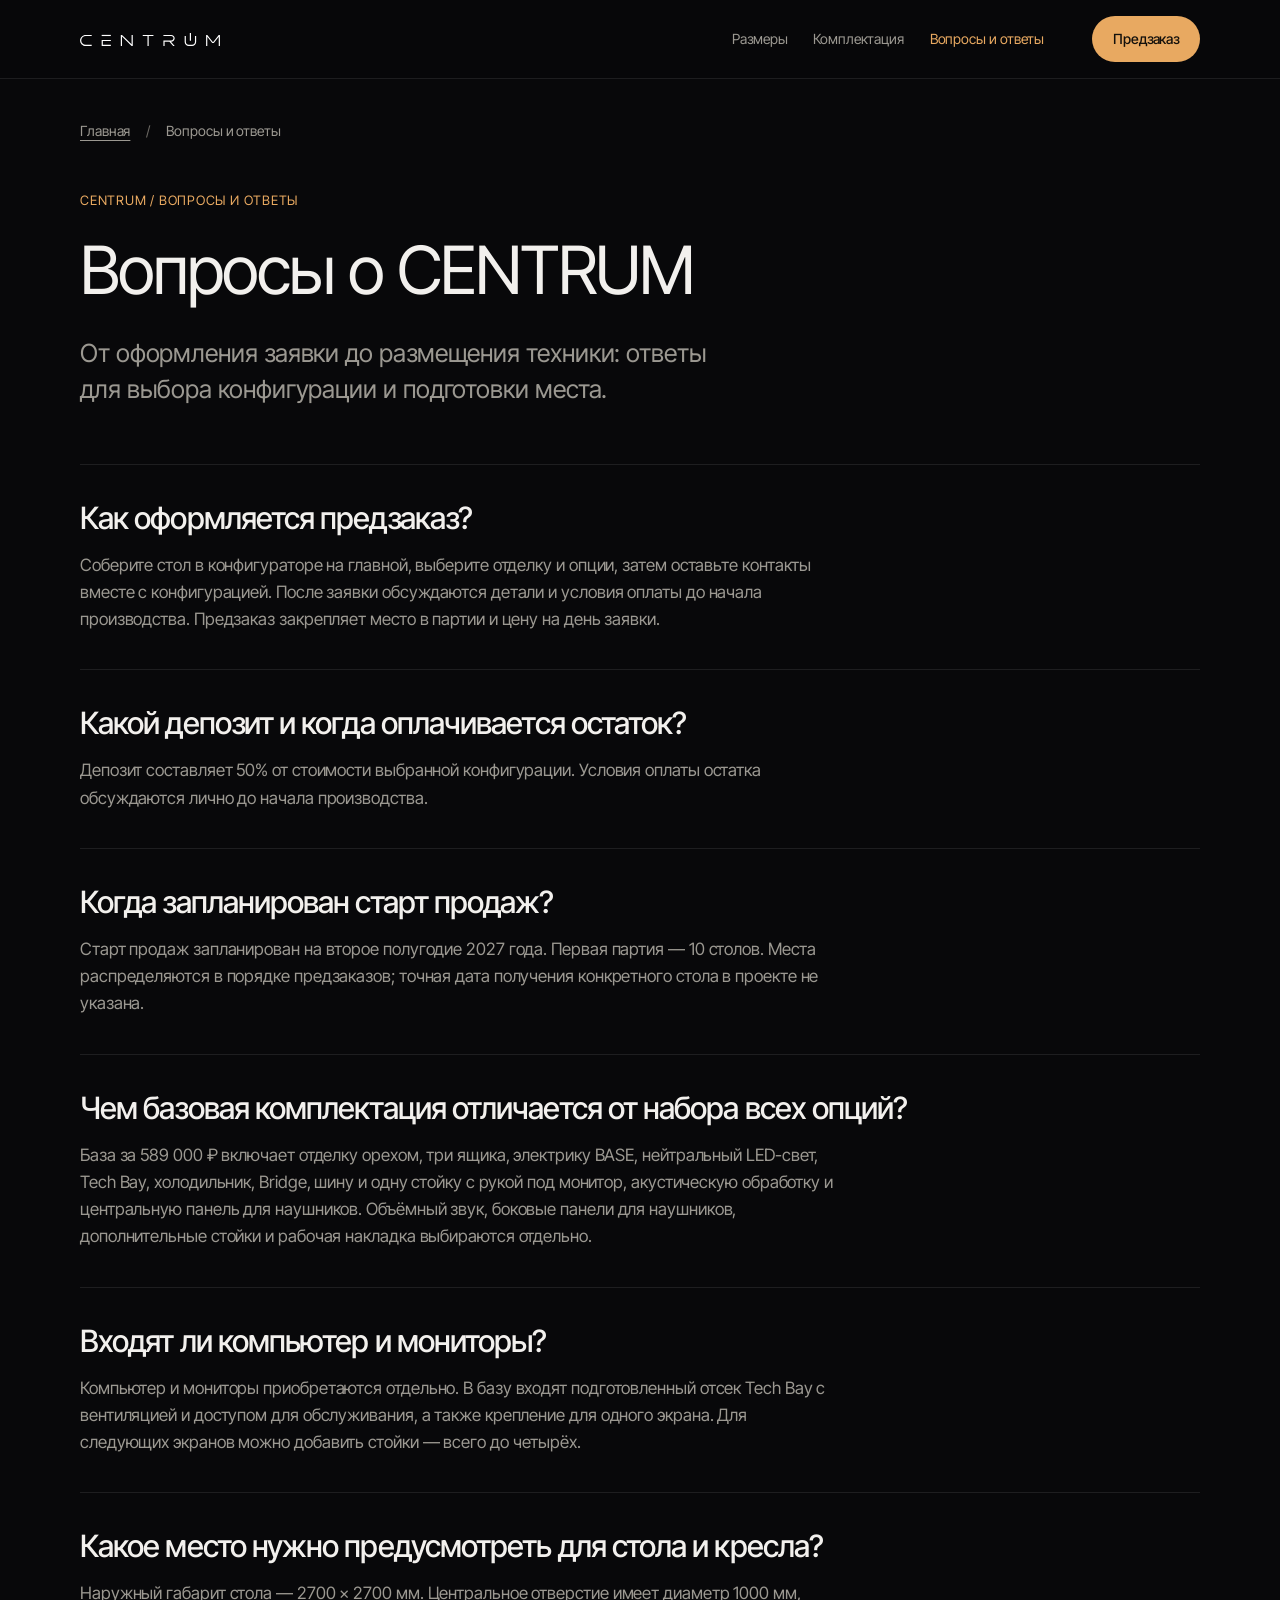
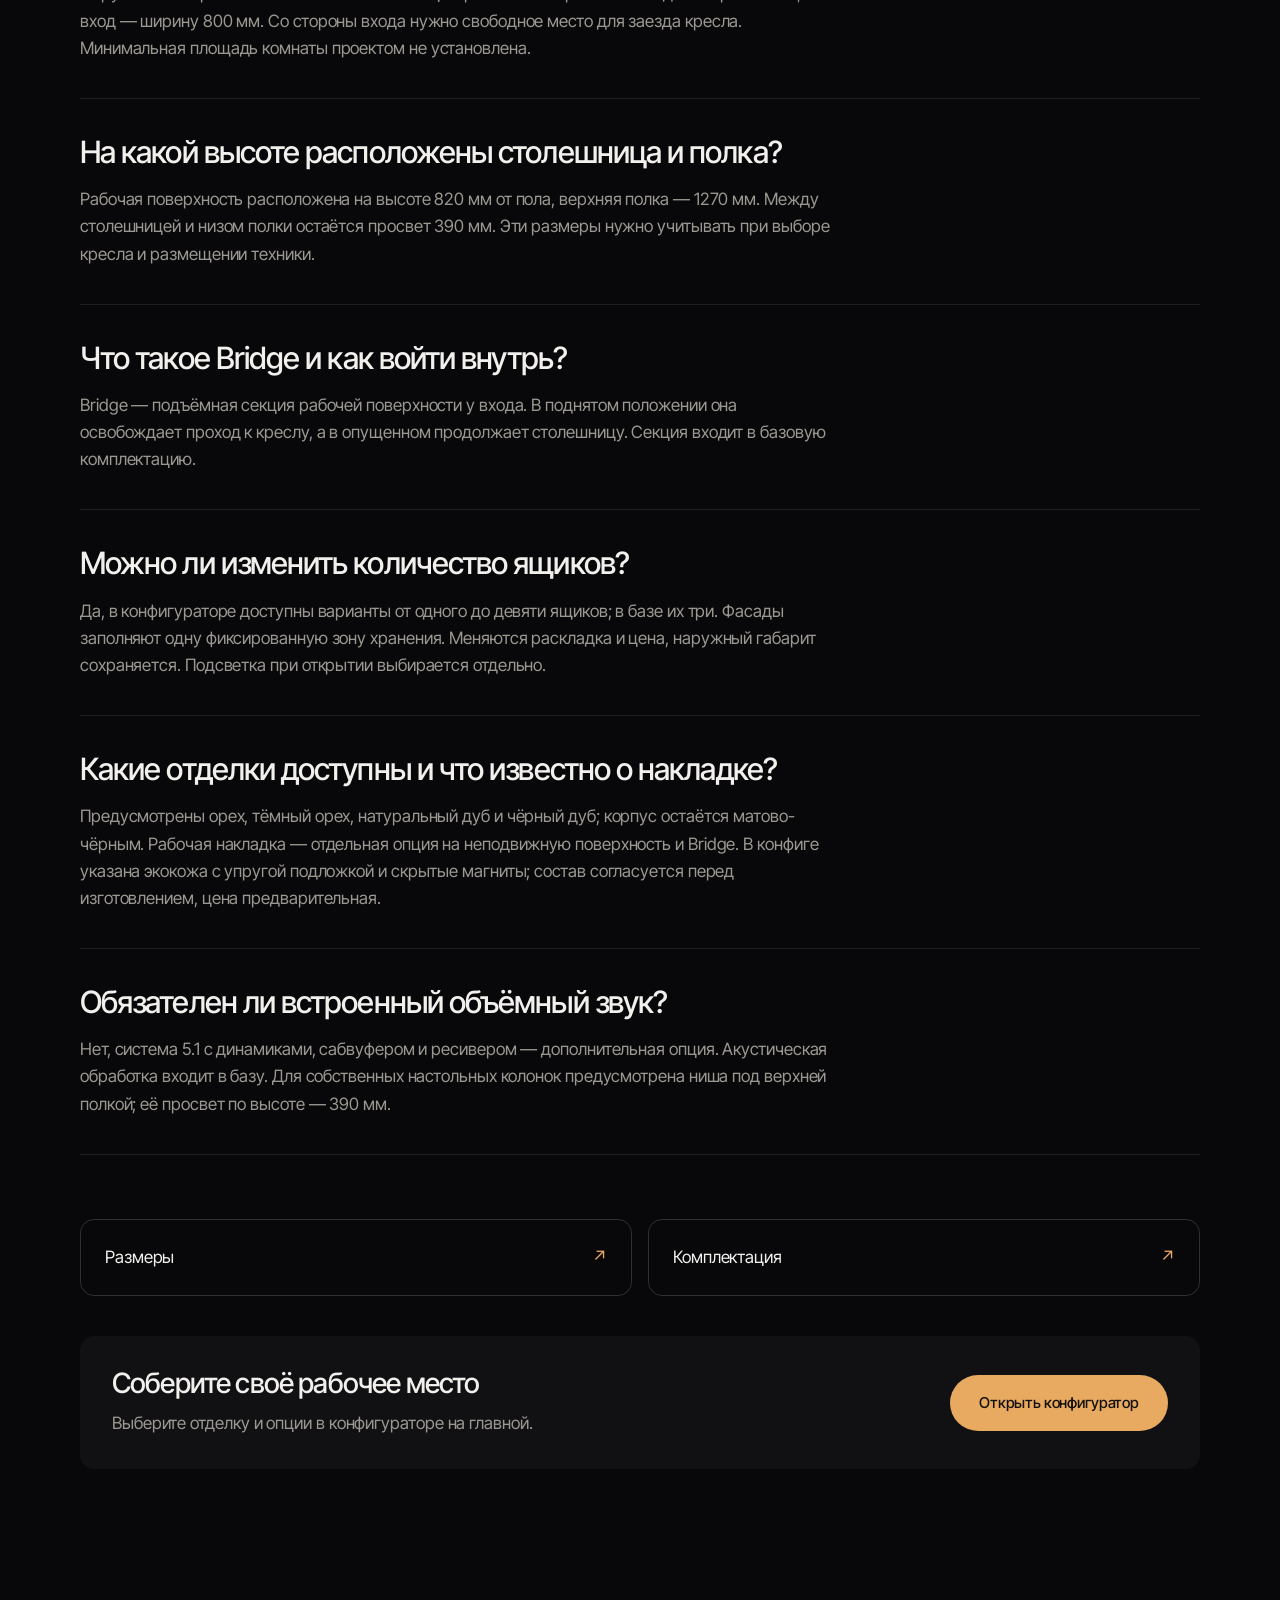
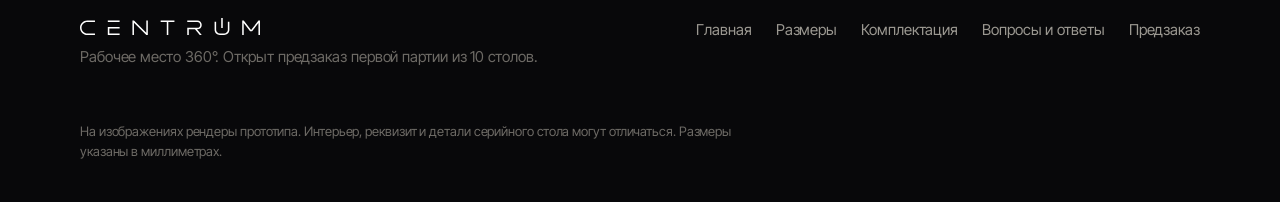
<file: faq/index.html>
<!doctype html>
<html lang="ru"><head>
<meta charset="utf-8" />
<meta name="viewport" content="width=device-width,initial-scale=1" />
<meta name="theme-color" content="#08080a" />
<title>Вопросы о CENTRUM — предзаказ, размеры и опции</title>
<meta name="description" content="Ответы о предзаказе CENTRUM, депозите, старте продаж, размерах, Bridge, материалах и комплектации. Что включено и что приобретается отдельно." />
<meta name="robots" content="index, follow" />
<link rel="canonical" href="https://centrum360.ru/faq/" />
<meta property="og:type" content="website" />
<meta property="og:site_name" content="CENTRUM" />
<meta property="og:locale" content="ru_RU" />
<meta property="og:title" content="Вопросы о CENTRUM — предзаказ, размеры и опции" />
<meta property="og:description" content="Ответы о предзаказе CENTRUM, депозите, старте продаж, размерах, Bridge, материалах и комплектации. Что включено и что приобретается отдельно." />
<meta property="og:url" content="https://centrum360.ru/faq/" />
<meta property="og:image" content="https://centrum360.ru/assets/landing/hero.png" />
<meta property="og:image:alt" content="Кольцевая рабочая станция CENTRUM" />
<meta name="twitter:card" content="summary_large_image" />
<meta name="twitter:title" content="Вопросы о CENTRUM — предзаказ, размеры и опции" />
<meta name="twitter:description" content="Ответы о предзаказе CENTRUM, депозите, старте продаж, размерах, Bridge, материалах и комплектации. Что включено и что приобретается отдельно." />
<meta name="twitter:image" content="https://centrum360.ru/assets/landing/hero.png" />
<link rel="icon" href="/assets/favicon.svg" type="image/svg+xml" />
<link rel="preconnect" href="https://fonts.googleapis.com" />
<link rel="preconnect" href="https://fonts.gstatic.com" crossorigin />
<link href="https://fonts.googleapis.com/css2?family=Inter+Tight:wght@300;400;500;600&amp;display=swap" rel="stylesheet" />
<link rel="stylesheet" href="/landing.css?v=20260926-phones" />
<link rel="stylesheet" href="/landing-pages.css" />
<script type="application/ld+json">{"@context": "https://schema.org", "@type": "BreadcrumbList", "itemListElement": [{"@type": "ListItem", "position": 1, "name": "Главная", "item": "https://centrum360.ru/"}, {"@type": "ListItem", "position": 2, "name": "Вопросы и ответы", "item": "https://centrum360.ru/faq/"}]}</script><script type="application/ld+json">{"@context": "https://schema.org", "@type": "FAQPage", "mainEntity": [{"@type": "Question", "name": "Как оформляется предзаказ?", "acceptedAnswer": {"@type": "Answer", "text": "Соберите стол в конфигураторе на главной, выберите отделку и опции, затем оставьте контакты вместе с конфигурацией. После заявки обсуждаются детали и условия оплаты до начала производства. Предзаказ закрепляет место в партии и цену на день заявки."}}, {"@type": "Question", "name": "Какой депозит и когда оплачивается остаток?", "acceptedAnswer": {"@type": "Answer", "text": "Депозит составляет 50% от стоимости выбранной конфигурации. Условия оплаты остатка обсуждаются лично до начала производства."}}, {"@type": "Question", "name": "Когда запланирован старт продаж?", "acceptedAnswer": {"@type": "Answer", "text": "Старт продаж запланирован на второе полугодие 2027 года. Первая партия — 10 столов. Места распределяются в порядке предзаказов; точная дата получения конкретного стола в проекте не указана."}}, {"@type": "Question", "name": "Чем базовая комплектация отличается от набора всех опций?", "acceptedAnswer": {"@type": "Answer", "text": "База за 589 000 ₽ включает отделку орехом, три ящика, электрику BASE, нейтральный LED-свет, Tech Bay, холодильник, Bridge, шину и одну стойку с рукой под монитор, акустическую обработку и центральную панель для наушников. Объёмный звук, боковые панели для наушников, дополнительные стойки и рабочая накладка выбираются отдельно."}}, {"@type": "Question", "name": "Входят ли компьютер и мониторы?", "acceptedAnswer": {"@type": "Answer", "text": "Компьютер и мониторы приобретаются отдельно. В базу входят подготовленный отсек Tech Bay с вентиляцией и доступом для обслуживания, а также крепление для одного экрана. Для следующих экранов можно добавить стойки — всего до четырёх."}}, {"@type": "Question", "name": "Какое место нужно предусмотреть для стола и кресла?", "acceptedAnswer": {"@type": "Answer", "text": "Наружный габарит стола — 2700 × 2700 мм. Центральное отверстие имеет диаметр 1000 мм, вход — ширину 800 мм. Со стороны входа нужно свободное место для заезда кресла. Минимальная площадь комнаты проектом не установлена."}}, {"@type": "Question", "name": "На какой высоте расположены столешница и полка?", "acceptedAnswer": {"@type": "Answer", "text": "Рабочая поверхность расположена на высоте 820 мм от пола, верхняя полка — 1270 мм. Между столешницей и низом полки остаётся просвет 390 мм. Эти размеры нужно учитывать при выборе кресла и размещении техники."}}, {"@type": "Question", "name": "Что такое Bridge и как войти внутрь?", "acceptedAnswer": {"@type": "Answer", "text": "Bridge — подъёмная секция рабочей поверхности у входа. В поднятом положении она освобождает проход к креслу, а в опущенном продолжает столешницу. Секция входит в базовую комплектацию."}}, {"@type": "Question", "name": "Можно ли изменить количество ящиков?", "acceptedAnswer": {"@type": "Answer", "text": "Да, в конфигураторе доступны варианты от одного до девяти ящиков; в базе их три. Фасады заполняют одну фиксированную зону хранения. Меняются раскладка и цена, наружный габарит сохраняется. Подсветка при открытии выбирается отдельно."}}, {"@type": "Question", "name": "Какие отделки доступны и что известно о накладке?", "acceptedAnswer": {"@type": "Answer", "text": "Предусмотрены орех, тёмный орех, натуральный дуб и чёрный дуб; корпус остаётся матово-чёрным. Рабочая накладка — отдельная опция на неподвижную поверхность и Bridge. В конфиге указана экокожа с упругой подложкой и скрытые магниты; состав согласуется перед изготовлением, цена предварительная."}}, {"@type": "Question", "name": "Обязателен ли встроенный объёмный звук?", "acceptedAnswer": {"@type": "Answer", "text": "Нет, система 5.1 с динамиками, сабвуфером и ресивером — дополнительная опция. Акустическая обработка входит в базу. Для собственных настольных колонок предусмотрена ниша под верхней полкой; её просвет по высоте — 390 мм."}}]}</script>
    <!-- Yandex.Metrika counter -->
    <script type="text/javascript">
      (function(m,e,t,r,i,k,a){
        m[i]=m[i]||function(){(m[i].a=m[i].a||[]).push(arguments)};
        m[i].l=1*new Date();
        for (var j = 0; j < document.scripts.length; j++) {if (document.scripts[j].src === r) { return; }}
        k=e.createElement(t),a=e.getElementsByTagName(t)[0],k.async=1,k.src=r,a.parentNode.insertBefore(k,a)
      })(window, document,'script','https://mc.yandex.ru/metrika/tag.js?id=112836055', 'ym');

      ym(112836055, 'init', {ssr:true, webvisor:true, clickmap:true, ecommerce:"dataLayer", referrer: document.referrer, url: location.href, accurateTrackBounce:true, trackLinks:true});
    </script>
    <!-- /Yandex.Metrika counter -->
</head><body class="info-page">
<noscript><div><img src="https://mc.yandex.ru/watch/112836055" style="position:absolute; left:-9999px;" alt="" /></div></noscript>
<a class="skip" href="#content">Перейти к содержанию</a>
<header class="site-head"><a class="logo" href="/" aria-label="CENTRUM — главная"><img src="/assets/logo.svg" alt="CENTRUM" width="140" height="24" /></a><nav class="site-nav" aria-label="Разделы"><a href="/razmery/">Размеры</a><a href="/komplektaciya/">Комплектация</a><a href="/faq/" aria-current="page">Вопросы и ответы</a></nav><a class="btn btn-primary btn-sm" href="/#preorder">Предзаказ</a></header>
<main class="article" id="content">
<nav class="breadcrumbs" aria-label="Хлебные крошки"><ol><li><a href="/">Главная</a></li><li aria-current="page">Вопросы и ответы</li></ol></nav>
<div class="article-intro"><p class="eyebrow">CENTRUM / Вопросы и ответы</p><h1>Вопросы о CENTRUM</h1><p class="article-lead">От оформления заявки до размещения техники: ответы для выбора конфигурации и подготовки места.</p></div>
<section class="article-section faq-list" aria-label="Ответы на вопросы"><article class="faq-answer" id="answer-1"><h2>Как оформляется предзаказ?</h2><p>Соберите стол в конфигураторе на главной, выберите отделку и опции, затем оставьте контакты вместе с конфигурацией. После заявки обсуждаются детали и условия оплаты до начала производства. Предзаказ закрепляет место в партии и цену на день заявки.</p></article><article class="faq-answer" id="answer-2"><h2>Какой депозит и когда оплачивается остаток?</h2><p>Депозит составляет 50% от стоимости выбранной конфигурации. Условия оплаты остатка обсуждаются лично до начала производства.</p></article><article class="faq-answer" id="answer-3"><h2>Когда запланирован старт продаж?</h2><p>Старт продаж запланирован на второе полугодие 2027 года. Первая партия — 10 столов. Места распределяются в порядке предзаказов; точная дата получения конкретного стола в проекте не указана.</p></article><article class="faq-answer" id="answer-4"><h2>Чем базовая комплектация отличается от набора всех опций?</h2><p>База за 589 000 ₽ включает отделку орехом, три ящика, электрику BASE, нейтральный LED-свет, Tech Bay, холодильник, Bridge, шину и одну стойку с рукой под монитор, акустическую обработку и центральную панель для наушников. Объёмный звук, боковые панели для наушников, дополнительные стойки и рабочая накладка выбираются отдельно.</p></article><article class="faq-answer" id="answer-5"><h2>Входят ли компьютер и мониторы?</h2><p>Компьютер и мониторы приобретаются отдельно. В базу входят подготовленный отсек Tech Bay с вентиляцией и доступом для обслуживания, а также крепление для одного экрана. Для следующих экранов можно добавить стойки — всего до четырёх.</p></article><article class="faq-answer" id="answer-6"><h2>Какое место нужно предусмотреть для стола и кресла?</h2><p>Наружный габарит стола — 2700 × 2700 мм. Центральное отверстие имеет диаметр 1000 мм, вход — ширину 800 мм. Со стороны входа нужно свободное место для заезда кресла. Минимальная площадь комнаты проектом не установлена.</p></article><article class="faq-answer" id="answer-7"><h2>На какой высоте расположены столешница и полка?</h2><p>Рабочая поверхность расположена на высоте 820 мм от пола, верхняя полка — 1270 мм. Между столешницей и низом полки остаётся просвет 390 мм. Эти размеры нужно учитывать при выборе кресла и размещении техники.</p></article><article class="faq-answer" id="answer-8"><h2>Что такое Bridge и как войти внутрь?</h2><p>Bridge — подъёмная секция рабочей поверхности у входа. В поднятом положении она освобождает проход к креслу, а в опущенном продолжает столешницу. Секция входит в базовую комплектацию.</p></article><article class="faq-answer" id="answer-9"><h2>Можно ли изменить количество ящиков?</h2><p>Да, в конфигураторе доступны варианты от одного до девяти ящиков; в базе их три. Фасады заполняют одну фиксированную зону хранения. Меняются раскладка и цена, наружный габарит сохраняется. Подсветка при открытии выбирается отдельно.</p></article><article class="faq-answer" id="answer-10"><h2>Какие отделки доступны и что известно о накладке?</h2><p>Предусмотрены орех, тёмный орех, натуральный дуб и чёрный дуб; корпус остаётся матово-чёрным. Рабочая накладка — отдельная опция на неподвижную поверхность и Bridge. В конфиге указана экокожа с упругой подложкой и скрытые магниты; состав согласуется перед изготовлением, цена предварительная.</p></article><article class="faq-answer" id="answer-12"><h2>Обязателен ли встроенный объёмный звук?</h2><p>Нет, система 5.1 с динамиками, сабвуфером и ресивером — дополнительная опция. Акустическая обработка входит в базу. Для собственных настольных колонок предусмотрена ниша под верхней полкой; её просвет по высоте — 390 мм.</p></article></section>
<nav class="related-pages" aria-label="Подробнее о CENTRUM"><a href="/razmery/">Размеры <span aria-hidden="true">↗</span></a><a href="/komplektaciya/">Комплектация <span aria-hidden="true">↗</span></a></nav>
<div class="article-cta"><div><h2>Соберите своё рабочее место</h2><p>Выберите отделку и опции в конфигураторе на главной.</p></div><a class="btn btn-primary" href="/#configurator">Открыть конфигуратор</a></div>
</main>
<footer class="site-foot"><div class="foot-main"><a class="logo" href="/"><img src="/assets/logo.svg" alt="CENTRUM" width="140" height="24" /></a><p>Рабочее место 360°. Открыт предзаказ первой партии из 10 столов.</p></div><nav class="foot-nav" aria-label="Ссылки"><a href="/">Главная</a><a href="/razmery/">Размеры</a><a href="/komplektaciya/">Комплектация</a><a href="/faq/" aria-current="page">Вопросы и ответы</a><a href="/#preorder">Предзаказ</a></nav><p class="disclaimer">На изображениях рендеры прототипа. Интерьер, реквизит и детали серийного стола могут отличаться. Размеры указаны в миллиметрах.</p></footer>
</body></html>
</file>
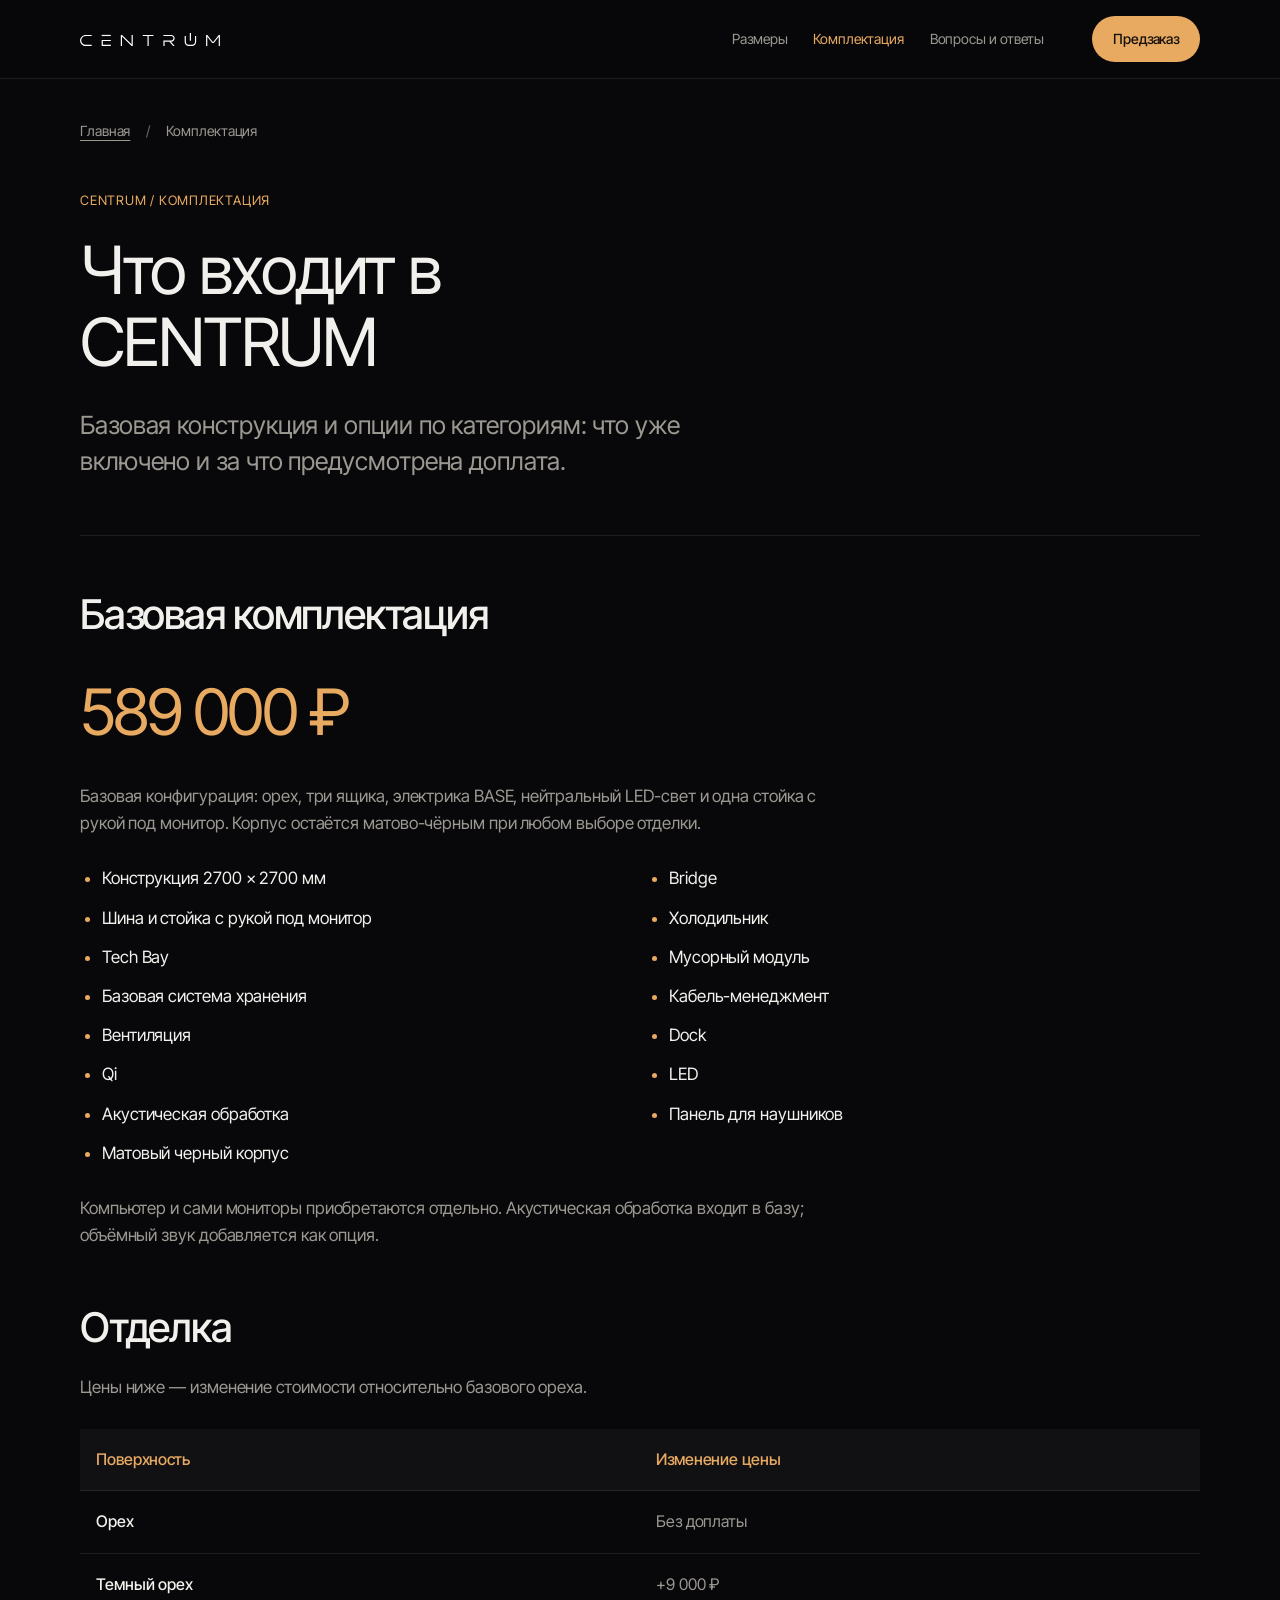
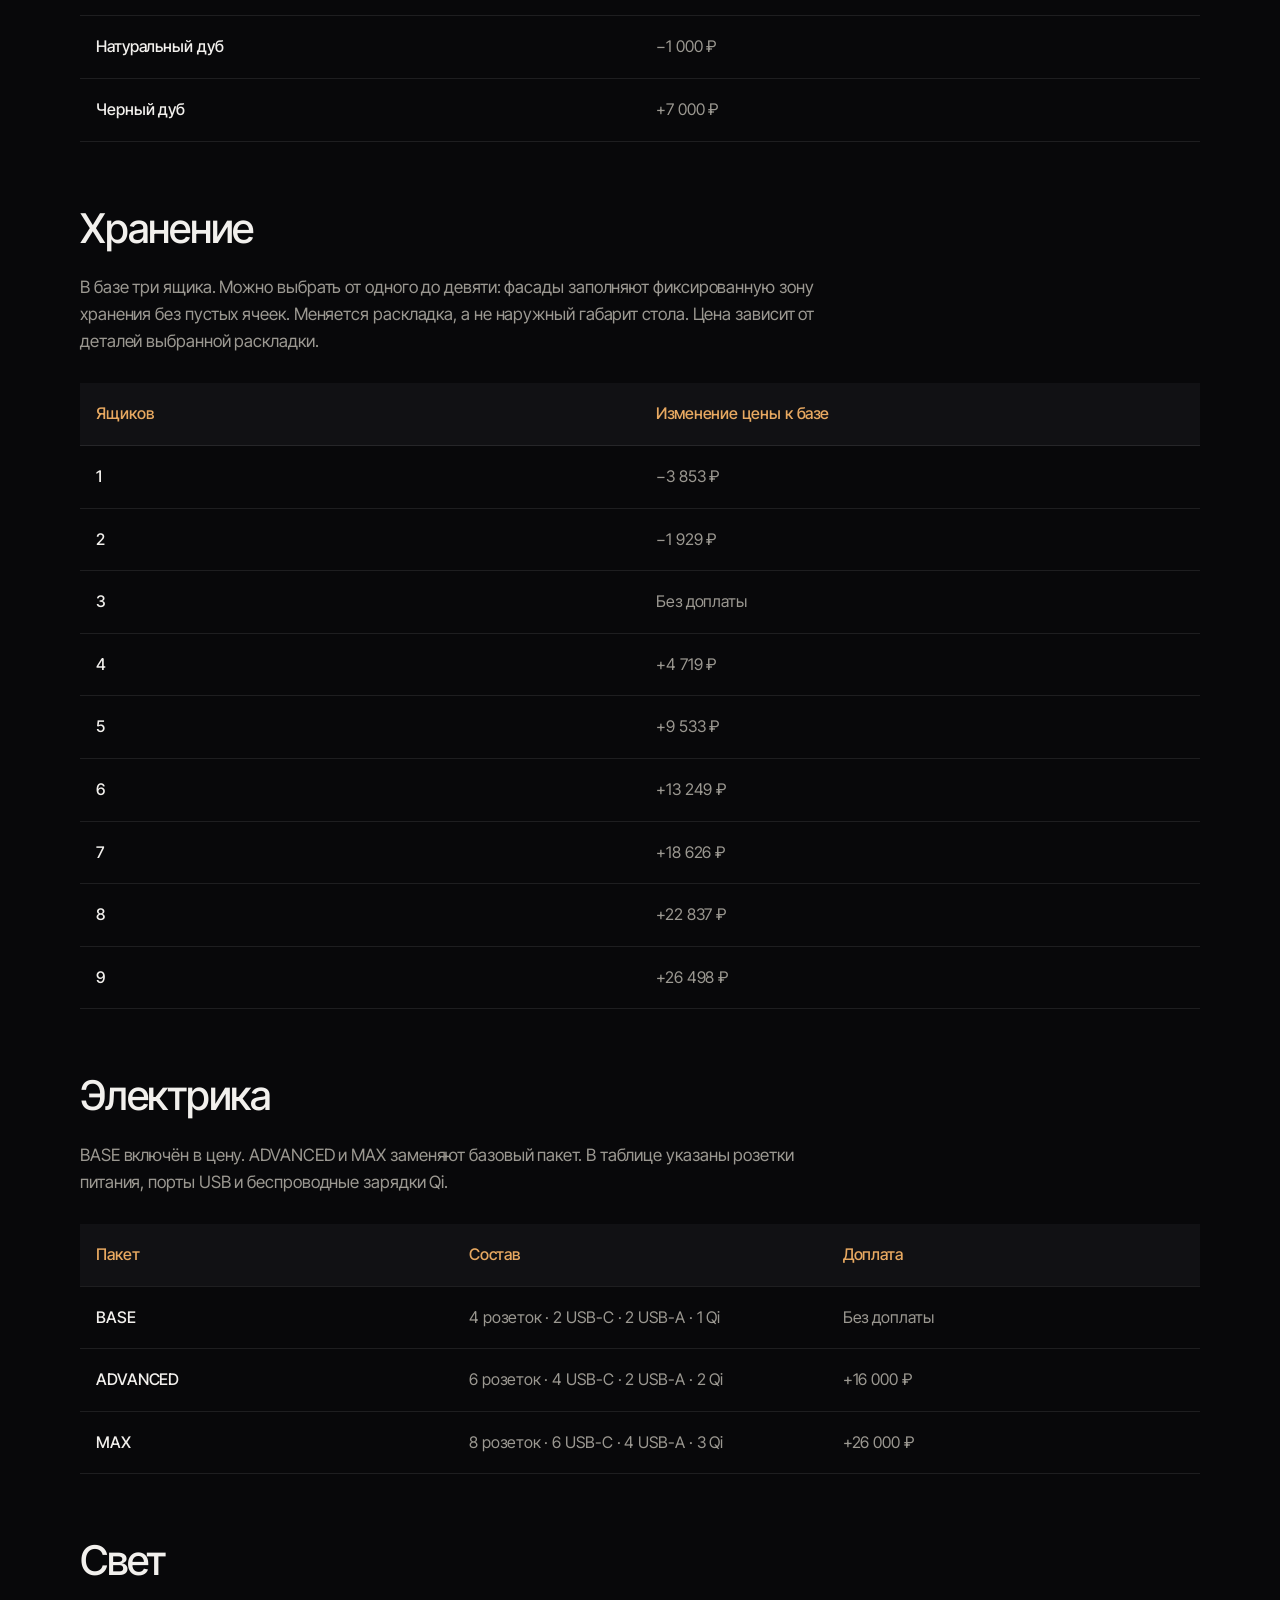
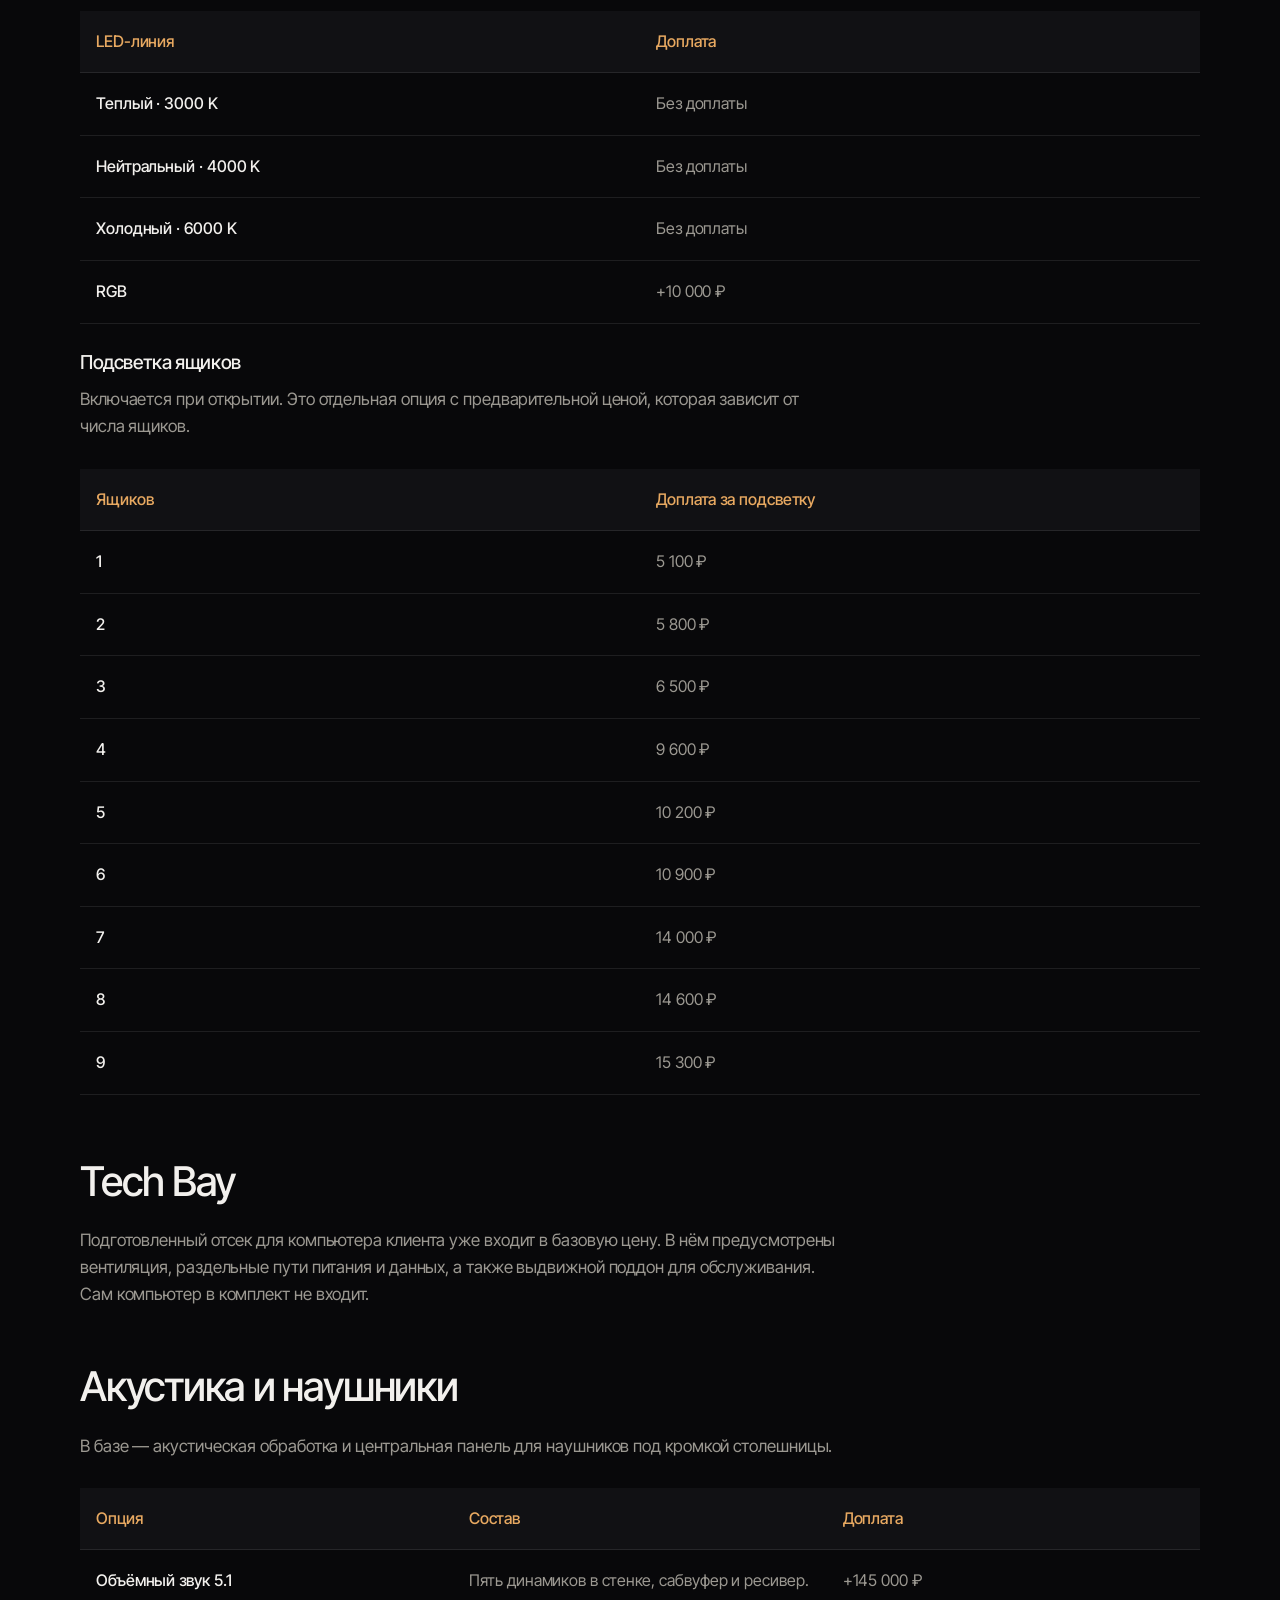
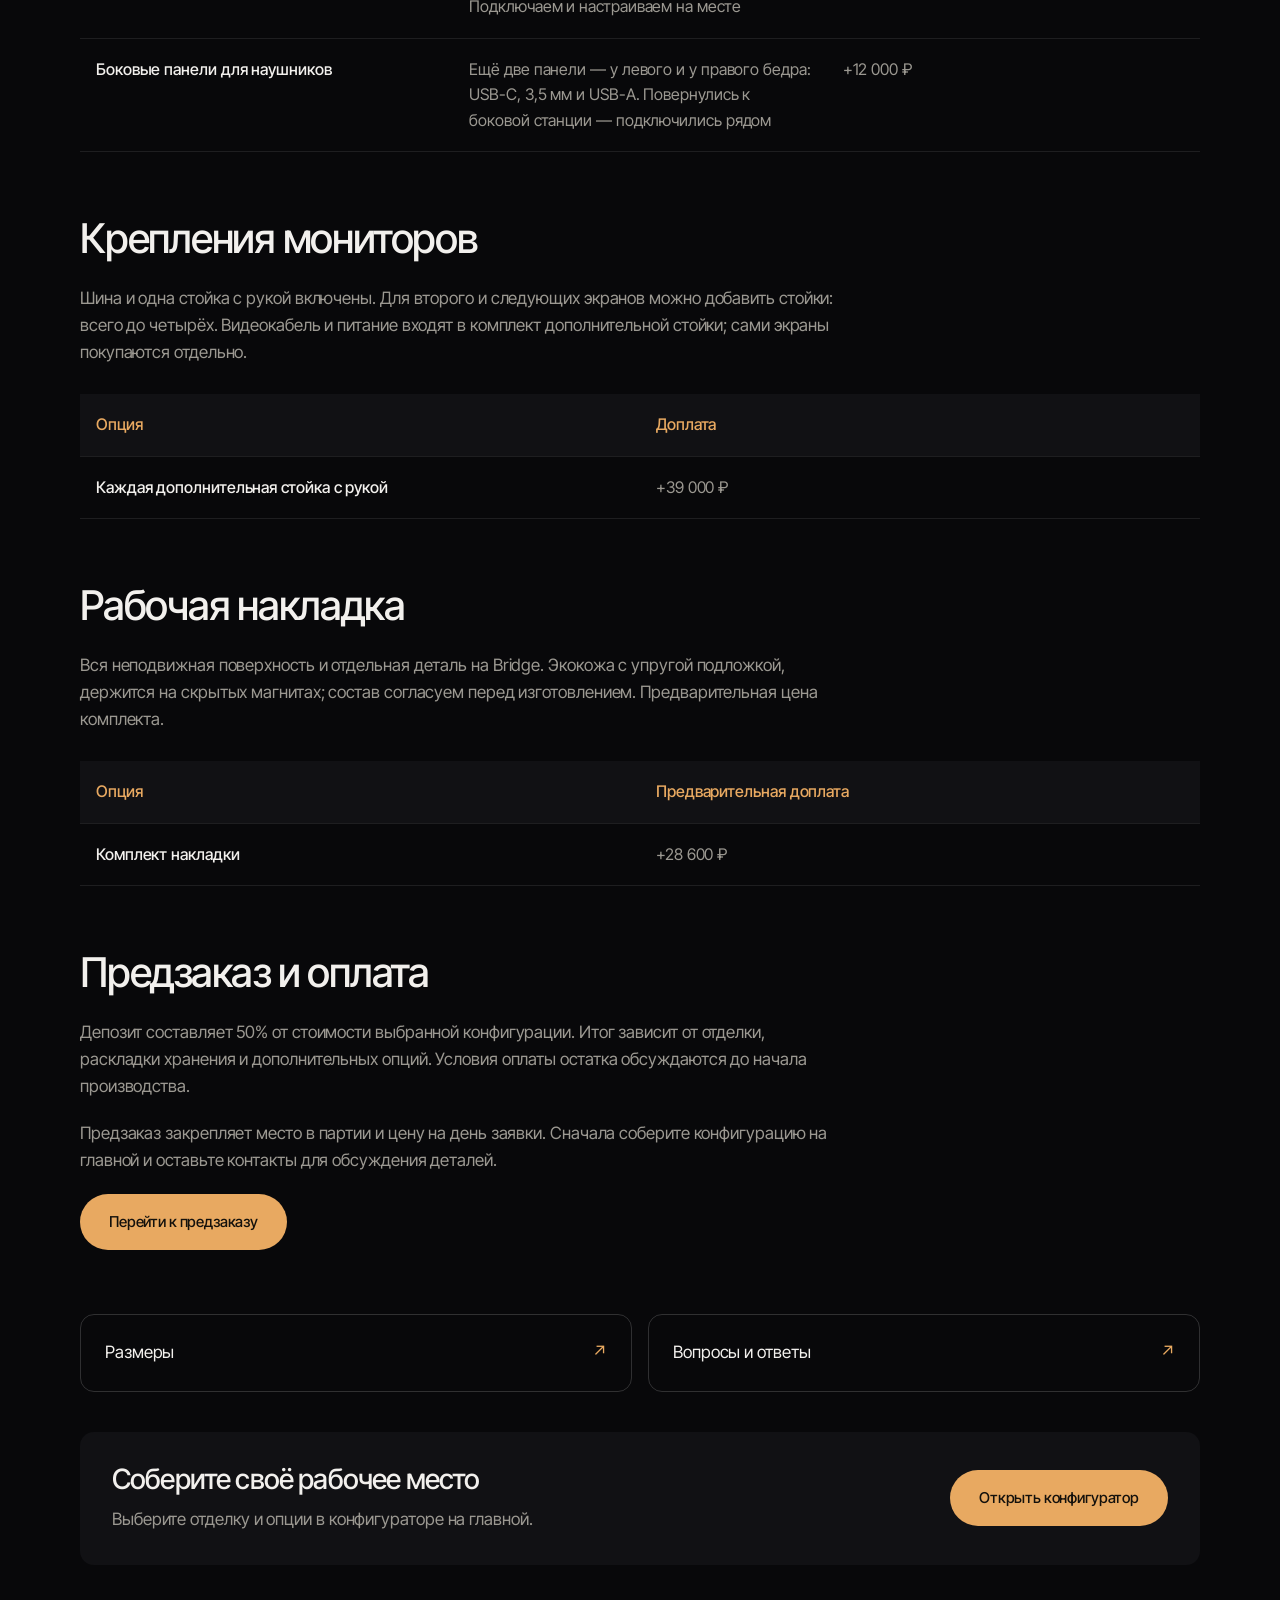
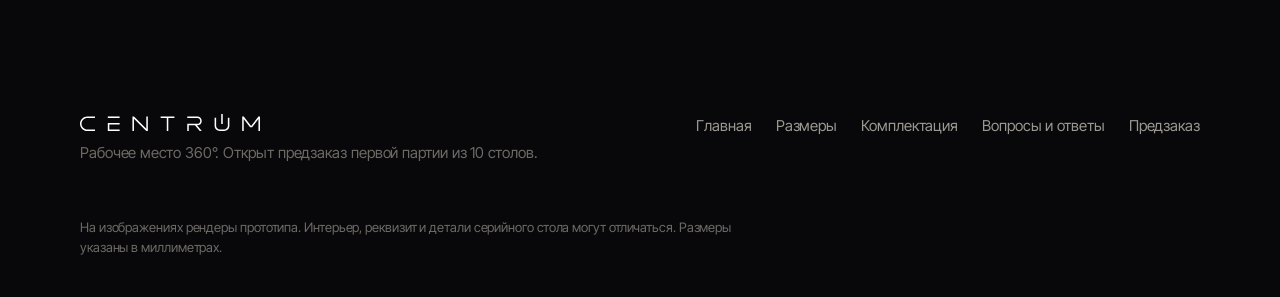
<file: komplektaciya/index.html>
<!doctype html>
<html lang="ru"><head>
<meta charset="utf-8" />
<meta name="viewport" content="width=device-width,initial-scale=1" />
<meta name="theme-color" content="#08080a" />
<title>Комплектация и цены CENTRUM — база и опции</title>
<meta name="description" content="Базовый CENTRUM за 589 000 ₽: состав, отделка, ящики, электрика, свет, Tech Bay, звук и стойки мониторов. Цены опций и депозит 50%." />
<meta name="robots" content="index, follow" />
<link rel="canonical" href="https://centrum360.ru/komplektaciya/" />
<meta property="og:type" content="website" />
<meta property="og:site_name" content="CENTRUM" />
<meta property="og:locale" content="ru_RU" />
<meta property="og:title" content="Комплектация и цены CENTRUM — база и опции" />
<meta property="og:description" content="Базовый CENTRUM за 589 000 ₽: состав, отделка, ящики, электрика, свет, Tech Bay, звук и стойки мониторов. Цены опций и депозит 50%." />
<meta property="og:url" content="https://centrum360.ru/komplektaciya/" />
<meta property="og:image" content="https://centrum360.ru/assets/landing/hero.png" />
<meta property="og:image:alt" content="Кольцевая рабочая станция CENTRUM" />
<meta name="twitter:card" content="summary_large_image" />
<meta name="twitter:title" content="Комплектация и цены CENTRUM — база и опции" />
<meta name="twitter:description" content="Базовый CENTRUM за 589 000 ₽: состав, отделка, ящики, электрика, свет, Tech Bay, звук и стойки мониторов. Цены опций и депозит 50%." />
<meta name="twitter:image" content="https://centrum360.ru/assets/landing/hero.png" />
<link rel="icon" href="/assets/favicon.svg" type="image/svg+xml" />
<link rel="preconnect" href="https://fonts.googleapis.com" />
<link rel="preconnect" href="https://fonts.gstatic.com" crossorigin />
<link href="https://fonts.googleapis.com/css2?family=Inter+Tight:wght@300;400;500;600&amp;display=swap" rel="stylesheet" />
<link rel="stylesheet" href="/landing.css?v=20260926-phones" />
<link rel="stylesheet" href="/landing-pages.css" />
<script type="application/ld+json">{"@context": "https://schema.org", "@type": "BreadcrumbList", "itemListElement": [{"@type": "ListItem", "position": 1, "name": "Главная", "item": "https://centrum360.ru/"}, {"@type": "ListItem", "position": 2, "name": "Комплектация", "item": "https://centrum360.ru/komplektaciya/"}]}</script>
    <!-- Yandex.Metrika counter -->
    <script type="text/javascript">
      (function(m,e,t,r,i,k,a){
        m[i]=m[i]||function(){(m[i].a=m[i].a||[]).push(arguments)};
        m[i].l=1*new Date();
        for (var j = 0; j < document.scripts.length; j++) {if (document.scripts[j].src === r) { return; }}
        k=e.createElement(t),a=e.getElementsByTagName(t)[0],k.async=1,k.src=r,a.parentNode.insertBefore(k,a)
      })(window, document,'script','https://mc.yandex.ru/metrika/tag.js?id=112836055', 'ym');

      ym(112836055, 'init', {ssr:true, webvisor:true, clickmap:true, ecommerce:"dataLayer", referrer: document.referrer, url: location.href, accurateTrackBounce:true, trackLinks:true});
    </script>
    <!-- /Yandex.Metrika counter -->
</head><body class="info-page">
<noscript><div><img src="https://mc.yandex.ru/watch/112836055" style="position:absolute; left:-9999px;" alt="" /></div></noscript>
<a class="skip" href="#content">Перейти к содержанию</a>
<header class="site-head"><a class="logo" href="/" aria-label="CENTRUM — главная"><img src="/assets/logo.svg" alt="CENTRUM" width="140" height="24" /></a><nav class="site-nav" aria-label="Разделы"><a href="/razmery/">Размеры</a><a href="/komplektaciya/" aria-current="page">Комплектация</a><a href="/faq/">Вопросы и ответы</a></nav><a class="btn btn-primary btn-sm" href="/#preorder">Предзаказ</a></header>
<main class="article" id="content">
<nav class="breadcrumbs" aria-label="Хлебные крошки"><ol><li><a href="/">Главная</a></li><li aria-current="page">Комплектация</li></ol></nav>
<div class="article-intro"><p class="eyebrow">CENTRUM / Комплектация</p><h1>Что входит в CENTRUM</h1><p class="article-lead">Базовая конструкция и опции по категориям: что уже включено и за что предусмотрена доплата.</p></div>
<section class="article-section"><h2>Базовая комплектация</h2><p class="base-price">589 000 ₽</p><p>Базовая конфигурация: орех, три ящика, электрика BASE, нейтральный LED-свет и одна стойка с рукой под монитор. Корпус остаётся матово-чёрным при любом выборе отделки.</p><ul class="included-list"><li>Конструкция 2700 × 2700 мм</li><li>Bridge</li><li>Шина и стойка с рукой под монитор</li><li>Холодильник</li><li>Tech Bay</li><li>Мусорный модуль</li><li>Базовая система хранения</li><li>Кабель-менеджмент</li><li>Вентиляция</li><li>Dock</li><li>Qi</li><li>LED</li><li>Акустическая обработка</li><li>Панель для наушников</li><li>Матовый черный корпус</li></ul><p>Компьютер и сами мониторы приобретаются отдельно. Акустическая обработка входит в базу; объёмный звук добавляется как опция.</p></section><section class="article-section"><h2>Отделка</h2><p>Цены ниже — изменение стоимости относительно базового ореха.</p><table><thead><tr><th scope="col">Поверхность</th><th scope="col">Изменение цены</th></tr></thead><tbody><tr><th scope="row">Орех</th><td>Без доплаты</td></tr><tr><th scope="row">Темный орех</th><td>+9 000 ₽</td></tr><tr><th scope="row">Натуральный дуб</th><td>−1 000 ₽</td></tr><tr><th scope="row">Черный дуб</th><td>+7 000 ₽</td></tr></tbody></table></section><section class="article-section"><h2>Хранение</h2><p>В базе три ящика. Можно выбрать от одного до девяти: фасады заполняют фиксированную зону хранения без пустых ячеек. Меняется раскладка, а не наружный габарит стола. Цена зависит от деталей выбранной раскладки.</p><table><thead><tr><th scope="col">Ящиков</th><th scope="col">Изменение цены к базе</th></tr></thead><tbody><tr><th scope="row">1</th><td>−3 853 ₽</td></tr><tr><th scope="row">2</th><td>−1 929 ₽</td></tr><tr><th scope="row">3</th><td>Без доплаты</td></tr><tr><th scope="row">4</th><td>+4 719 ₽</td></tr><tr><th scope="row">5</th><td>+9 533 ₽</td></tr><tr><th scope="row">6</th><td>+13 249 ₽</td></tr><tr><th scope="row">7</th><td>+18 626 ₽</td></tr><tr><th scope="row">8</th><td>+22 837 ₽</td></tr><tr><th scope="row">9</th><td>+26 498 ₽</td></tr></tbody></table></section><section class="article-section"><h2>Электрика</h2><p>BASE включён в цену. ADVANCED и MAX заменяют базовый пакет. В таблице указаны розетки питания, порты USB и беспроводные зарядки Qi.</p><table><thead><tr><th scope="col">Пакет</th><th scope="col">Состав</th><th scope="col">Доплата</th></tr></thead><tbody><tr><th scope="row">BASE</th><td>4 розеток · 2 USB-C · 2 USB-A · 1 Qi</td><td>Без доплаты</td></tr><tr><th scope="row">ADVANCED</th><td>6 розеток · 4 USB-C · 2 USB-A · 2 Qi</td><td>+16 000 ₽</td></tr><tr><th scope="row">MAX</th><td>8 розеток · 6 USB-C · 4 USB-A · 3 Qi</td><td>+26 000 ₽</td></tr></tbody></table></section><section class="article-section"><h2>Свет</h2><table><thead><tr><th scope="col">LED-линия</th><th scope="col">Доплата</th></tr></thead><tbody><tr><th scope="row">Теплый · 3000 K</th><td>Без доплаты</td></tr><tr><th scope="row">Нейтральный · 4000 K</th><td>Без доплаты</td></tr><tr><th scope="row">Холодный · 6000 K</th><td>Без доплаты</td></tr><tr><th scope="row">RGB</th><td>+10 000 ₽</td></tr></tbody></table><h3>Подсветка ящиков</h3><p>Включается при открытии. Это отдельная опция с предварительной ценой, которая зависит от числа ящиков.</p><table><thead><tr><th scope="col">Ящиков</th><th scope="col">Доплата за подсветку</th></tr></thead><tbody><tr><th scope="row">1</th><td>5 100 ₽</td></tr><tr><th scope="row">2</th><td>5 800 ₽</td></tr><tr><th scope="row">3</th><td>6 500 ₽</td></tr><tr><th scope="row">4</th><td>9 600 ₽</td></tr><tr><th scope="row">5</th><td>10 200 ₽</td></tr><tr><th scope="row">6</th><td>10 900 ₽</td></tr><tr><th scope="row">7</th><td>14 000 ₽</td></tr><tr><th scope="row">8</th><td>14 600 ₽</td></tr><tr><th scope="row">9</th><td>15 300 ₽</td></tr></tbody></table></section><section class="article-section"><h2>Tech Bay</h2><p>Подготовленный отсек для компьютера клиента уже входит в базовую цену. В нём предусмотрены вентиляция, раздельные пути питания и данных, а также выдвижной поддон для обслуживания. Сам компьютер в комплект не входит.</p></section><section class="article-section"><h2>Акустика и наушники</h2><p>В базе — акустическая обработка и центральная панель для наушников под кромкой столешницы.</p><table><thead><tr><th scope="col">Опция</th><th scope="col">Состав</th><th scope="col">Доплата</th></tr></thead><tbody><tr><th scope="row">Объёмный звук 5.1</th><td>Пять динамиков в стенке, сабвуфер и ресивер. Подключаем и настраиваем на месте</td><td>+145 000 ₽</td></tr><tr><th scope="row">Боковые панели для наушников</th><td>Ещё две панели — у левого и у правого бедра: USB-C, 3,5 мм и USB-A. Повернулись к боковой станции — подключились рядом</td><td>+12 000 ₽</td></tr></tbody></table></section><section class="article-section"><h2>Крепления мониторов</h2><p>Шина и одна стойка с рукой включены. Для второго и следующих экранов можно добавить стойки: всего до четырёх. Видеокабель и питание входят в комплект дополнительной стойки; сами экраны покупаются отдельно.</p><table><thead><tr><th scope="col">Опция</th><th scope="col">Доплата</th></tr></thead><tbody><tr><th scope="row">Каждая дополнительная стойка с рукой</th><td>+39 000 ₽</td></tr></tbody></table></section><section class="article-section"><h2>Рабочая накладка</h2><p>Вся неподвижная поверхность и отдельная деталь на Bridge. Экокожа с упругой подложкой, держится на скрытых магнитах; состав согласуем перед изготовлением. Предварительная цена комплекта.</p><table><thead><tr><th scope="col">Опция</th><th scope="col">Предварительная доплата</th></tr></thead><tbody><tr><th scope="row">Комплект накладки</th><td>+28 600 ₽</td></tr></tbody></table></section><section class="article-section"><h2>Предзаказ и оплата</h2><p>Депозит составляет 50% от стоимости выбранной конфигурации. Итог зависит от отделки, раскладки хранения и дополнительных опций. Условия оплаты остатка обсуждаются до начала производства.</p><p>Предзаказ закрепляет место в партии и цену на день заявки. Сначала соберите конфигурацию на главной и оставьте контакты для обсуждения деталей.</p><a class="btn btn-primary" href="/#preorder">Перейти к предзаказу</a></section>
<nav class="related-pages" aria-label="Подробнее о CENTRUM"><a href="/razmery/">Размеры <span aria-hidden="true">↗</span></a><a href="/faq/">Вопросы и ответы <span aria-hidden="true">↗</span></a></nav>
<div class="article-cta"><div><h2>Соберите своё рабочее место</h2><p>Выберите отделку и опции в конфигураторе на главной.</p></div><a class="btn btn-primary" href="/#configurator">Открыть конфигуратор</a></div>
</main>
<footer class="site-foot"><div class="foot-main"><a class="logo" href="/"><img src="/assets/logo.svg" alt="CENTRUM" width="140" height="24" /></a><p>Рабочее место 360°. Открыт предзаказ первой партии из 10 столов.</p></div><nav class="foot-nav" aria-label="Ссылки"><a href="/">Главная</a><a href="/razmery/">Размеры</a><a href="/komplektaciya/" aria-current="page">Комплектация</a><a href="/faq/">Вопросы и ответы</a><a href="/#preorder">Предзаказ</a></nav><p class="disclaimer">На изображениях рендеры прототипа. Интерьер, реквизит и детали серийного стола могут отличаться. Размеры указаны в миллиметрах.</p></footer>
</body></html>
</file>
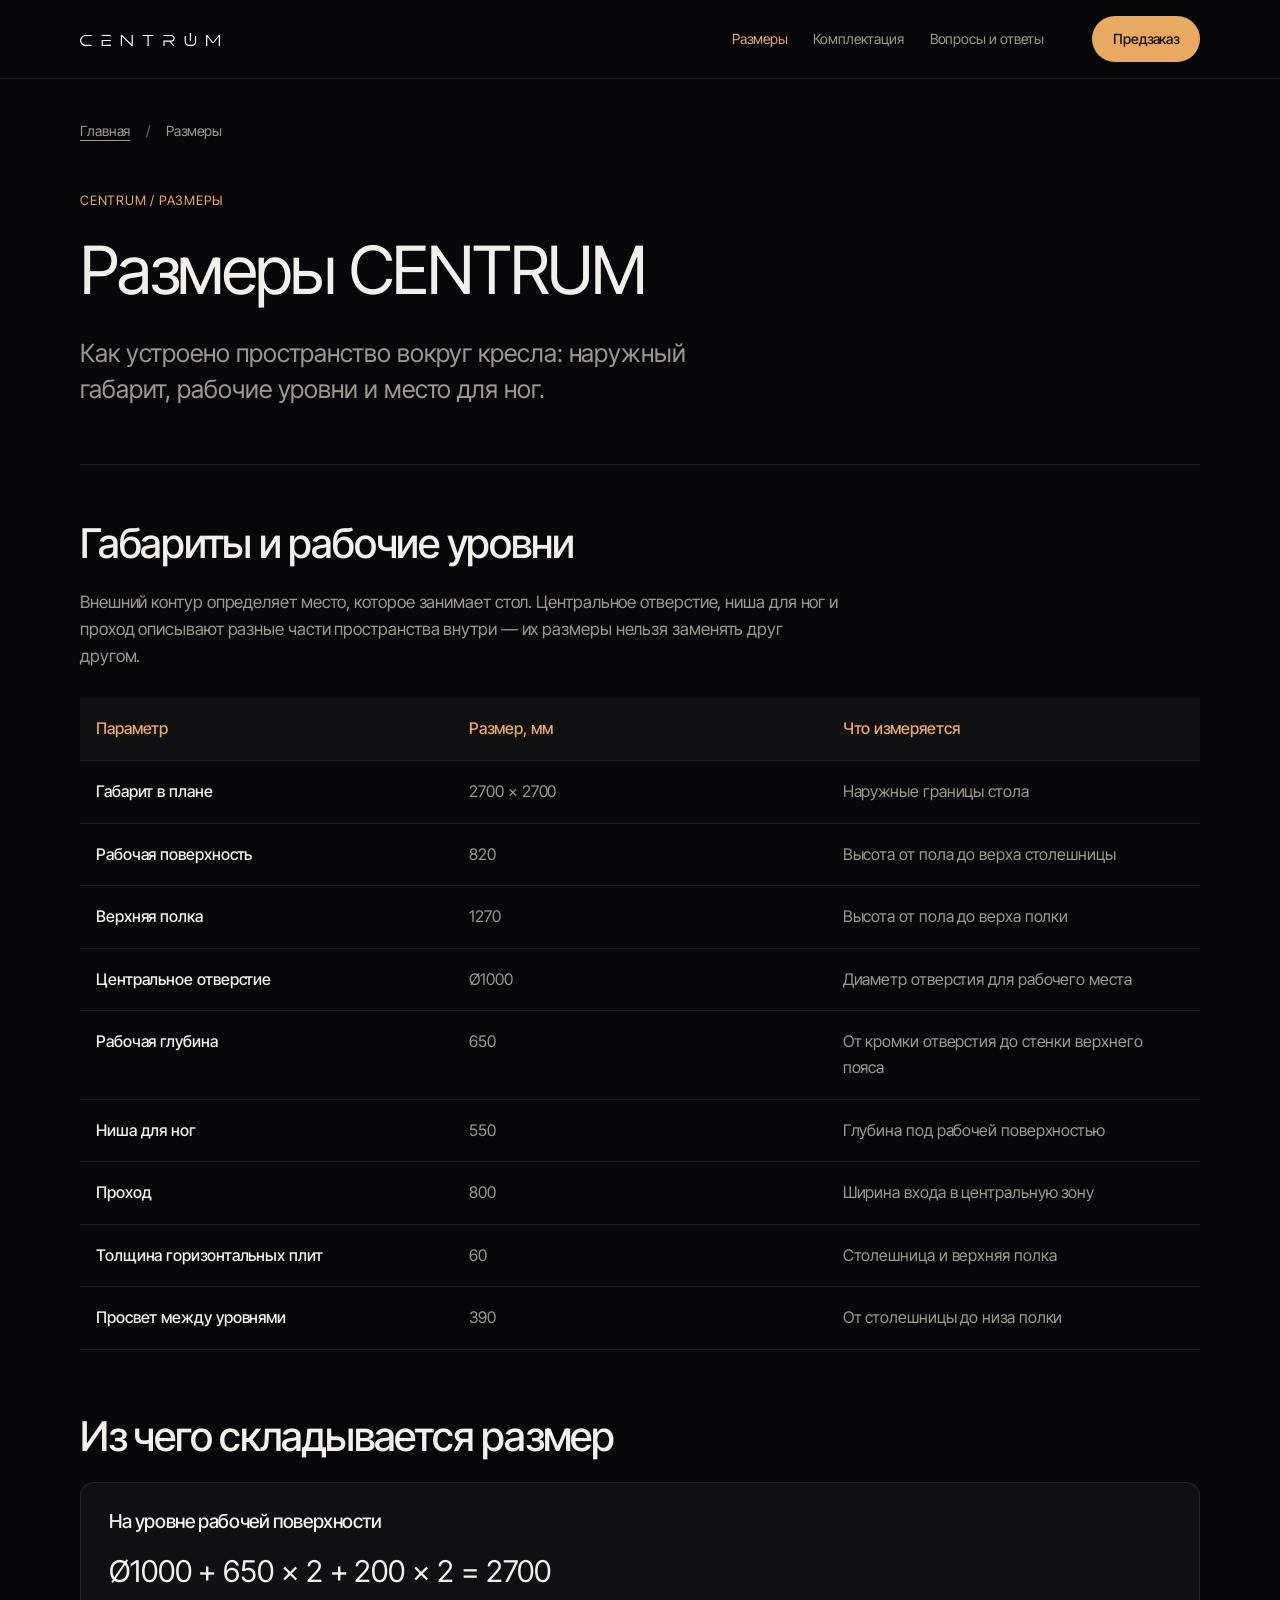
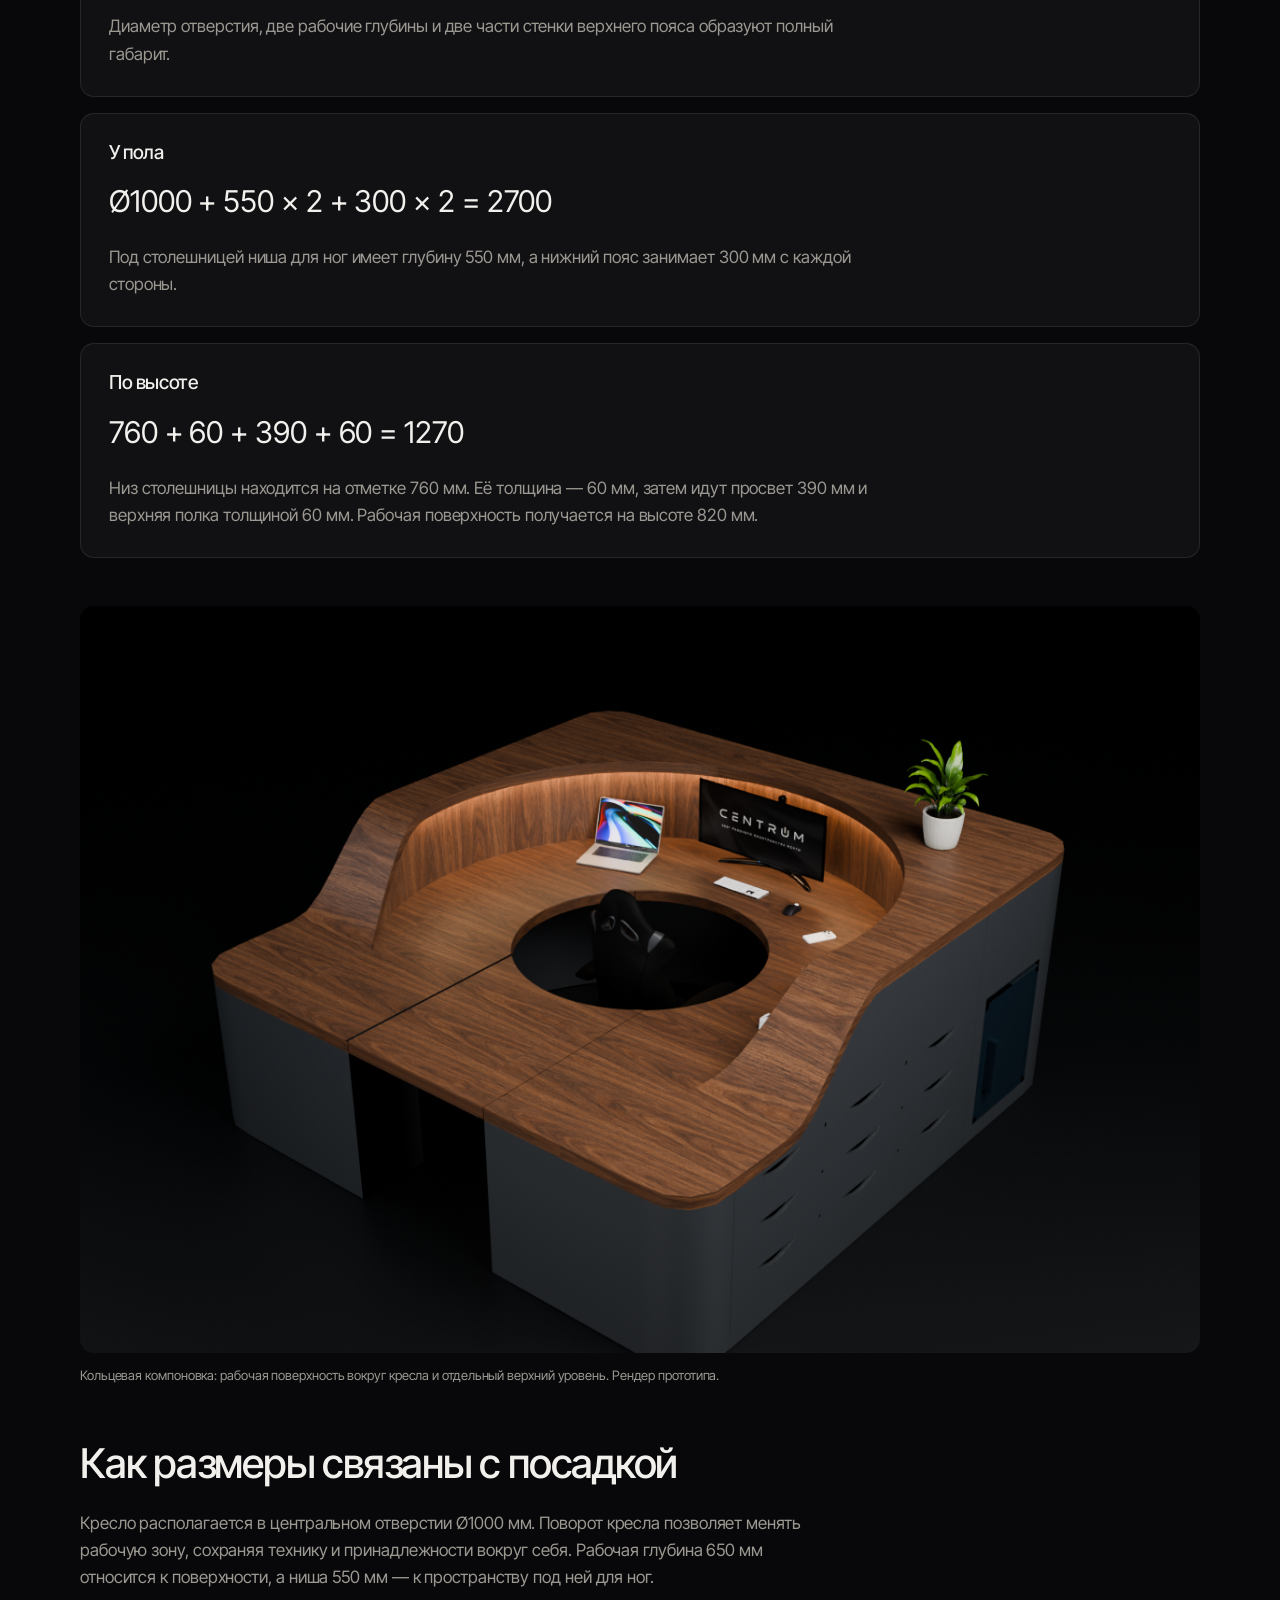
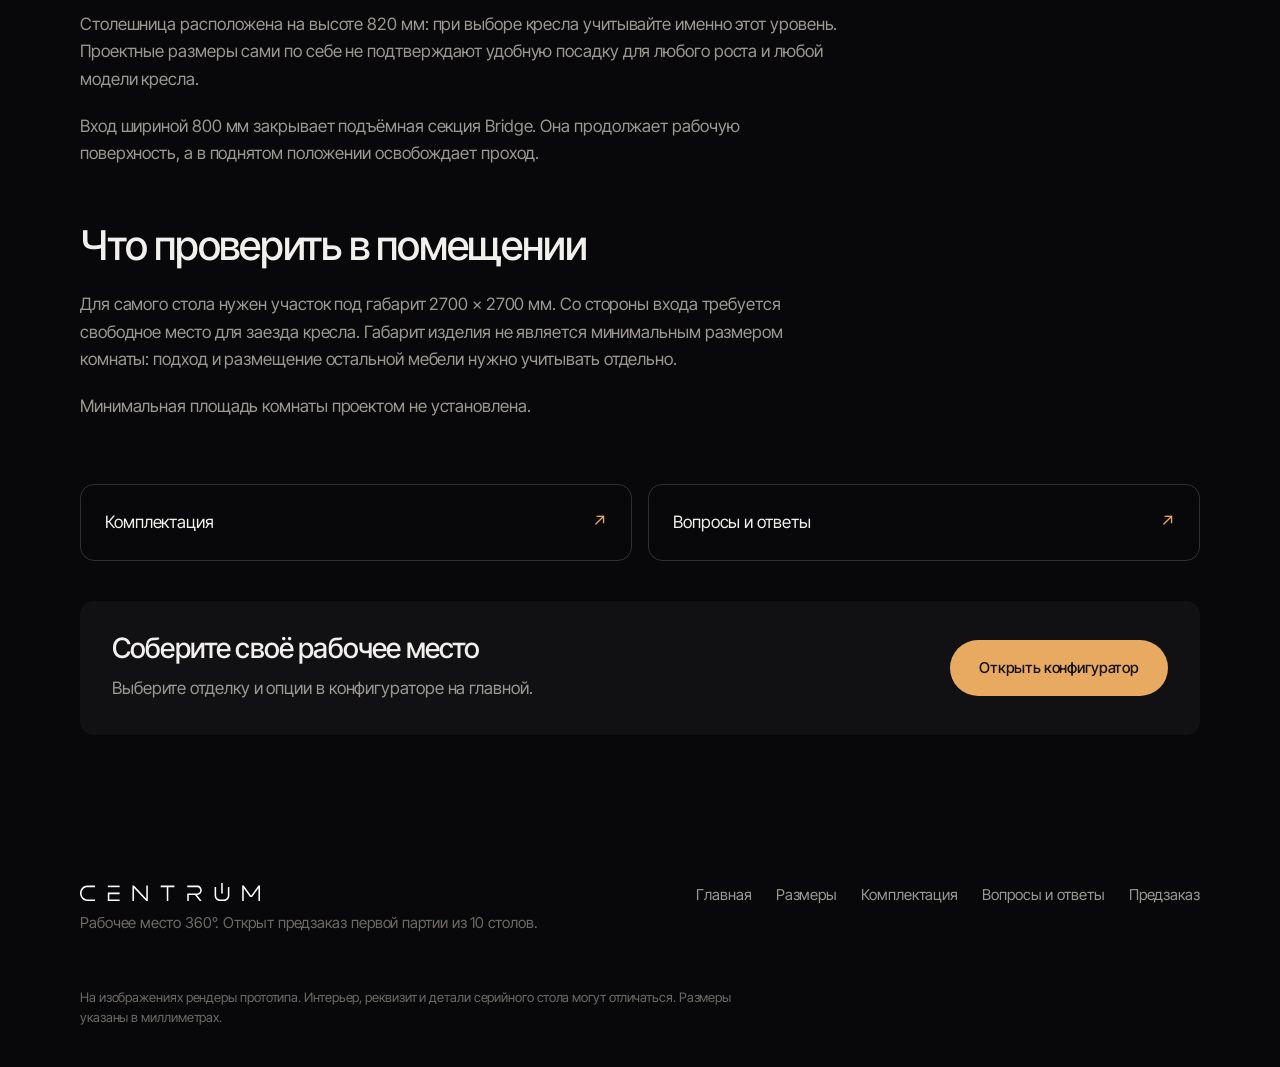
<file: razmery/index.html>
<!doctype html>
<html lang="ru"><head>
<meta charset="utf-8" />
<meta name="viewport" content="width=device-width,initial-scale=1" />
<meta name="theme-color" content="#08080a" />
<title>Размеры стола CENTRUM — габариты и эргономика</title>
<meta name="description" content="Габариты CENTRUM 2700 × 2700 мм, высота 820/1270 мм, отверстие Ø1000 мм. Таблица размеров, размерные цепочки и рекомендации по размещению." />
<meta name="robots" content="index, follow" />
<link rel="canonical" href="https://centrum360.ru/razmery/" />
<meta property="og:type" content="website" />
<meta property="og:site_name" content="CENTRUM" />
<meta property="og:locale" content="ru_RU" />
<meta property="og:title" content="Размеры стола CENTRUM — габариты и эргономика" />
<meta property="og:description" content="Габариты CENTRUM 2700 × 2700 мм, высота 820/1270 мм, отверстие Ø1000 мм. Таблица размеров, размерные цепочки и рекомендации по размещению." />
<meta property="og:url" content="https://centrum360.ru/razmery/" />
<meta property="og:image" content="https://centrum360.ru/assets/landing/hero.png" />
<meta property="og:image:alt" content="Кольцевая рабочая станция CENTRUM" />
<meta name="twitter:card" content="summary_large_image" />
<meta name="twitter:title" content="Размеры стола CENTRUM — габариты и эргономика" />
<meta name="twitter:description" content="Габариты CENTRUM 2700 × 2700 мм, высота 820/1270 мм, отверстие Ø1000 мм. Таблица размеров, размерные цепочки и рекомендации по размещению." />
<meta name="twitter:image" content="https://centrum360.ru/assets/landing/hero.png" />
<link rel="icon" href="/assets/favicon.svg" type="image/svg+xml" />
<link rel="preconnect" href="https://fonts.googleapis.com" />
<link rel="preconnect" href="https://fonts.gstatic.com" crossorigin />
<link href="https://fonts.googleapis.com/css2?family=Inter+Tight:wght@300;400;500;600&amp;display=swap" rel="stylesheet" />
<link rel="stylesheet" href="/landing.css?v=20260926-phones" />
<link rel="stylesheet" href="/landing-pages.css" />
<script type="application/ld+json">{"@context": "https://schema.org", "@type": "BreadcrumbList", "itemListElement": [{"@type": "ListItem", "position": 1, "name": "Главная", "item": "https://centrum360.ru/"}, {"@type": "ListItem", "position": 2, "name": "Размеры", "item": "https://centrum360.ru/razmery/"}]}</script>
    <!-- Yandex.Metrika counter -->
    <script type="text/javascript">
      (function(m,e,t,r,i,k,a){
        m[i]=m[i]||function(){(m[i].a=m[i].a||[]).push(arguments)};
        m[i].l=1*new Date();
        for (var j = 0; j < document.scripts.length; j++) {if (document.scripts[j].src === r) { return; }}
        k=e.createElement(t),a=e.getElementsByTagName(t)[0],k.async=1,k.src=r,a.parentNode.insertBefore(k,a)
      })(window, document,'script','https://mc.yandex.ru/metrika/tag.js?id=112836055', 'ym');

      ym(112836055, 'init', {ssr:true, webvisor:true, clickmap:true, ecommerce:"dataLayer", referrer: document.referrer, url: location.href, accurateTrackBounce:true, trackLinks:true});
    </script>
    <!-- /Yandex.Metrika counter -->
</head><body class="info-page">
<noscript><div><img src="https://mc.yandex.ru/watch/112836055" style="position:absolute; left:-9999px;" alt="" /></div></noscript>
<a class="skip" href="#content">Перейти к содержанию</a>
<header class="site-head"><a class="logo" href="/" aria-label="CENTRUM — главная"><img src="/assets/logo.svg" alt="CENTRUM" width="140" height="24" /></a><nav class="site-nav" aria-label="Разделы"><a href="/razmery/" aria-current="page">Размеры</a><a href="/komplektaciya/">Комплектация</a><a href="/faq/">Вопросы и ответы</a></nav><a class="btn btn-primary btn-sm" href="/#preorder">Предзаказ</a></header>
<main class="article" id="content">
<nav class="breadcrumbs" aria-label="Хлебные крошки"><ol><li><a href="/">Главная</a></li><li aria-current="page">Размеры</li></ol></nav>
<div class="article-intro"><p class="eyebrow">CENTRUM / Размеры</p><h1>Размеры CENTRUM</h1><p class="article-lead">Как устроено пространство вокруг кресла: наружный габарит, рабочие уровни и место для ног.</p></div>
<section class="article-section"><h2>Габариты и рабочие уровни</h2><p>Внешний контур определяет место, которое занимает стол. Центральное отверстие, ниша для ног и проход описывают разные части пространства внутри — их размеры нельзя заменять друг другом.</p><table><thead><tr><th scope="col">Параметр</th><th scope="col">Размер, мм</th><th scope="col">Что измеряется</th></tr></thead><tbody><tr><th scope="row">Габарит в плане</th><td>2700 × 2700</td><td>Наружные границы стола</td></tr><tr><th scope="row">Рабочая поверхность</th><td>820</td><td>Высота от пола до верха столешницы</td></tr><tr><th scope="row">Верхняя полка</th><td>1270</td><td>Высота от пола до верха полки</td></tr><tr><th scope="row">Центральное отверстие</th><td>Ø1000</td><td>Диаметр отверстия для рабочего места</td></tr><tr><th scope="row">Рабочая глубина</th><td>650</td><td>От кромки отверстия до стенки верхнего пояса</td></tr><tr><th scope="row">Ниша для ног</th><td>550</td><td>Глубина под рабочей поверхностью</td></tr><tr><th scope="row">Проход</th><td>800</td><td>Ширина входа в центральную зону</td></tr><tr><th scope="row">Толщина горизонтальных плит</th><td>60</td><td>Столешница и верхняя полка</td></tr><tr><th scope="row">Просвет между уровнями</th><td>390</td><td>От столешницы до низа полки</td></tr></tbody></table></section><section class="article-section"><h2>Из чего складывается размер</h2><div class="formula-card"><h3>На уровне рабочей поверхности</h3><p class="formula">Ø1000 + 650 × 2 + 200 × 2 = 2700</p><p>Диаметр отверстия, две рабочие глубины и две части стенки верхнего пояса образуют полный габарит.</p></div><div class="formula-card"><h3>У пола</h3><p class="formula">Ø1000 + 550 × 2 + 300 × 2 = 2700</p><p>Под столешницей ниша для ног имеет глубину 550 мм, а нижний пояс занимает 300 мм с каждой стороны.</p></div><div class="formula-card"><h3>По высоте</h3><p class="formula">760 + 60 + 390 + 60 = 1270</p><p>Низ столешницы находится на отметке 760 мм. Её толщина — 60 мм, затем идут просвет 390 мм и верхняя полка толщиной 60 мм. Рабочая поверхность получается на высоте 820 мм.</p></div></section><figure class="article-figure"><img src="/assets/landing/hero.png" alt="Рендер кольцевого стола CENTRUM: центральное рабочее место и верхняя полка" width="1200" height="800" loading="lazy" /><figcaption>Кольцевая компоновка: рабочая поверхность вокруг кресла и отдельный верхний уровень. Рендер прототипа.</figcaption></figure><section class="article-section"><h2>Как размеры связаны с посадкой</h2><p>Кресло располагается в центральном отверстии Ø1000 мм. Поворот кресла позволяет менять рабочую зону, сохраняя технику и принадлежности вокруг себя. Рабочая глубина 650 мм относится к поверхности, а ниша 550 мм — к пространству под ней для ног.</p><p>Столешница расположена на высоте 820 мм: при выборе кресла учитывайте именно этот уровень. Проектные размеры сами по себе не подтверждают удобную посадку для любого роста и любой модели кресла.</p><p>Вход шириной 800 мм закрывает подъёмная секция Bridge. Она продолжает рабочую поверхность, а в поднятом положении освобождает проход.</p></section><section class="article-section"><h2>Что проверить в помещении</h2><p>Для самого стола нужен участок под габарит 2700 × 2700 мм. Со стороны входа требуется свободное место для заезда кресла. Габарит изделия не является минимальным размером комнаты: подход и размещение остальной мебели нужно учитывать отдельно.</p><p>Минимальная площадь комнаты проектом не установлена.</p></section>
<nav class="related-pages" aria-label="Подробнее о CENTRUM"><a href="/komplektaciya/">Комплектация <span aria-hidden="true">↗</span></a><a href="/faq/">Вопросы и ответы <span aria-hidden="true">↗</span></a></nav>
<div class="article-cta"><div><h2>Соберите своё рабочее место</h2><p>Выберите отделку и опции в конфигураторе на главной.</p></div><a class="btn btn-primary" href="/#configurator">Открыть конфигуратор</a></div>
</main>
<footer class="site-foot"><div class="foot-main"><a class="logo" href="/"><img src="/assets/logo.svg" alt="CENTRUM" width="140" height="24" /></a><p>Рабочее место 360°. Открыт предзаказ первой партии из 10 столов.</p></div><nav class="foot-nav" aria-label="Ссылки"><a href="/">Главная</a><a href="/razmery/" aria-current="page">Размеры</a><a href="/komplektaciya/">Комплектация</a><a href="/faq/">Вопросы и ответы</a><a href="/#preorder">Предзаказ</a></nav><p class="disclaimer">На изображениях рендеры прототипа. Интерьер, реквизит и детали серийного стола могут отличаться. Размеры указаны в миллиметрах.</p></footer>
</body></html>
</file>
<file: toggle.css>
/* Тумблер CENTRUM — один компонент для лендинга и конфигуратора.

   Разметка (в JS её собирает toggleControl из js/toggle.js):
     <label class="…">
       <input type="checkbox" class="toggle-input">
       <span class="toggle" aria-hidden="true"></span>
     </label>

   .toggle-pill — готовая плашка «подпись + тумблер» для размещения поверх
   картинки или 3D-сцены; положение задаёт страница. */

.toggle-input {
  position: absolute;
  width: 1px;
  height: 1px;
  opacity: 0;
  pointer-events: none;
}
.toggle {
  position: relative;
  flex: 0 0 auto;
  width: 42px;
  height: 24px;
  border-radius: 999px;
  background: #56565d;
  cursor: pointer;
  transition: background 0.2s ease;
}
.toggle::after {
  content: "";
  position: absolute;
  top: 3px;
  left: 3px;
  width: 18px;
  height: 18px;
  border-radius: 50%;
  background: #fff;
  box-shadow: 0 1px 3px rgb(0 0 0 / 0.22);
  transition: transform 0.2s ease;
}
.toggle-input:checked + .toggle { background: #2bc85d; }
.toggle-input:checked + .toggle::after { transform: translateX(18px); }
.toggle-input:focus-visible + .toggle {
  outline: 2px solid #e8a961;
  outline-offset: 3px;
}

.toggle-pill {
  display: inline-flex;
  align-items: center;
  gap: 14px;
  padding: 8px 8px 8px 16px;
  border-radius: 999px;
  background: #fff;
  -webkit-backdrop-filter: blur(12px);
  backdrop-filter: blur(12px);
  color: #000;
  font-size: 13px;
  cursor: pointer;
  user-select: none;
}

@media (prefers-reduced-motion: reduce) {
  .toggle,
  .toggle::after { transition: none; }
}
</file>
<file: landing.css>
/* CENTRUM — лендинг предзаказа. Тёмная тема, гротеск, один акцент — тёплый LED. */

:root {
  --bg: #08080a;
  --bg-soft: #0e0e11;
  --bg-card: #111114;
  --line: rgba(255, 255, 255, 0.09);
  --line-strong: rgba(255, 255, 255, 0.16);
  --text: #f2f0ed;
  --muted: #9b9891;
  --dim: #6d6a65;
  --accent: #e8a961;
  --accent-soft: rgba(232, 169, 97, 0.14);
  --wood: #79513a;

  --gap: clamp(20px, 4vw, 48px);
  --section-y: clamp(72px, 10vw, 152px);
  --container-max: 1200px;
  --container-gutter: 40px;
  --radius: 14px;
}

* { box-sizing: border-box; }

html {
  scroll-behavior: smooth;
  scroll-padding-top: 76px;
  -webkit-text-size-adjust: 100%;
}

body {
  margin: 0;
  background: var(--bg);
  color: var(--text);
  font-family: 'Inter Tight', 'Inter', -apple-system, BlinkMacSystemFont,
    'Helvetica Neue', Arial, sans-serif;
  font-weight: 400;
  font-size: 17px;
  line-height: 1.6;
  letter-spacing: -0.005em;
  -webkit-font-smoothing: antialiased;
  overflow-x: hidden;
}

img { max-width: 100%; display: block; }
a { color: inherit; }

h1, h2, h3 {
  margin: 0;
  font-weight: 500;
  letter-spacing: -0.03em;
  line-height: 1.08;
}

h1 { font-size: clamp(38px, 6.4vw, 86px); font-weight: 400; }
h2 { font-size: clamp(28px, 3.8vw, 52px); }
h3 { font-size: clamp(18px, 1.5vw, 22px); letter-spacing: -0.02em; }

p { margin: 0; }

.skip {
  position: absolute;
  left: -9999px;
  top: 0;
  z-index: 100;
  background: var(--accent);
  color: #12100c;
  padding: 10px 16px;
}
.skip:focus { left: 12px; top: 12px; }

/* ===================== КНОПКИ ===================== */

.btn {
  display: inline-flex;
  align-items: center;
  justify-content: center;
  gap: 8px;
  padding: 15px 28px;
  border-radius: 999px;
  border: 1px solid transparent;
  font-size: 15px;
  font-weight: 500;
  letter-spacing: -0.01em;
  text-decoration: none;
  white-space: nowrap;
  font-family: inherit;
  cursor: pointer;
  transition: background 0.25s ease, border-color 0.25s ease, color 0.25s ease,
    transform 0.25s ease;
}
.btn:hover { transform: translateY(-1px); }

.btn-primary {
  background: var(--accent);
  color: #14110c;
}
.btn-primary:hover { background: #f2bd7e; }

.btn-ghost {
  border-color: var(--line-strong);
  color: var(--text);
  background: transparent;
}
.btn-ghost:hover { border-color: var(--text); background: rgba(255, 255, 255, 0.04); }

.btn-sm { padding: 11px 20px; font-size: 14px; }
.btn-lg { padding: 18px 36px; font-size: 16px; }

/* ===================== ШАПКА ===================== */

.site-head {
  position: fixed;
  inset: 0 0 auto 0;
  z-index: 50;
  display: flex;
  align-items: center;
  gap: var(--gap);
  padding: 16px max(var(--container-gutter), calc((100vw - var(--container-max)) / 2 + var(--container-gutter)));
  background: rgba(8, 8, 10, 0);
  border-bottom: 1px solid transparent;
  transition: background 0.35s ease, border-color 0.35s ease, padding 0.35s ease;
}
.site-head.is-stuck {
  background: rgba(8, 8, 10, 0.86);
  backdrop-filter: blur(16px);
  padding-top: 11px;
  padding-bottom: 11px;
}

.logo {
  display: block;
  text-decoration: none;
}
.logo img { display: block; width: 140px; height: auto; }

.site-nav {
  display: flex;
  gap: clamp(14px, 2vw, 30px);
  margin-left: auto;
  font-size: 14px;
  color: var(--muted);
}
.site-nav a { text-decoration: none; transition: color 0.2s ease; }
.site-nav a:hover { color: var(--text); }

.site-head .btn { flex: none; }

/* ===================== HERO ===================== */

.hero {
  position: relative;
  min-height: 100svh;
  display: flex;
  flex-direction: column;
  justify-content: flex-end;
  padding: 120px var(--container-gutter) 0;
  overflow: hidden;
}

.hero-media {
  position: absolute;
  inset: 0;
  width: 60%;
  margin-left: auto;
  z-index: 0;
}
.hero-media img {
  width: 100%;
  height: 100%;
  object-fit: cover;
  object-position: 56% 42%;
  opacity: 0.92;
}
.hero-media::after {
  content: '';
  position: absolute;
  inset: 0;
  background:
    linear-gradient(to right, #08080a 4%, rgba(8, 8, 10, 0.82) 30%, rgba(8, 8, 10, 0.12) 64%, rgba(8, 8, 10, 0.5) 100%),
    radial-gradient(120% 80% at 70% 28%, rgba(8, 8, 10, 0) 0%, rgba(8, 8, 10, 0.5) 64%, #08080a 100%),
    linear-gradient(to top, #08080a 6%, rgba(8, 8, 10, 0.25) 52%, rgba(8, 8, 10, 0.55) 100%);
}

.hero-body {
  position: relative;
  z-index: 1;
  width: 100%;
  max-width: var(--container-max);
  margin: 0 auto;
  padding-inline: var(--container-gutter);
  padding-bottom: clamp(40px, 6vw, 72px);
}

.eyebrow {
  font-size: 12px;
  letter-spacing: 0.22em;
  text-transform: uppercase;
  color: var(--accent);
  margin-bottom: 20px;
}

.lead {
  margin-top: 24px;
  font-size: clamp(17px, 1.5vw, 20px);
  color: var(--muted);
  max-width: 58ch;
  line-height: 1.55;
}

.hero h1 {
  font-size: clamp(28px, 3.8vw, 52px);
}

.hero .lead {
  margin-top: 22px;
  font-size: clamp(16px, 1.3vw, 19px);
  max-width: 62ch;
}

.hero-actions {
  display: flex;
  flex-wrap: wrap;
  gap: 12px;
  margin-top: 36px;
}

.hero-price {
  display: flex;
  flex-wrap: wrap;
  align-items: center;
  gap: 14px;
  margin-top: 28px;
  color: var(--dim);
  font-size: 14px;
}
.hero-price strong {
  font-size: 22px;
  font-weight: 500;
  color: var(--text);
  letter-spacing: -0.02em;
}

.hero-strip {
  position: relative;
  z-index: 1;
  display: grid;
  grid-template-columns: repeat(4, minmax(0, 1fr));
  list-style: none;
  margin: 0;
  padding: 0;
  width: 100%;
  max-width: var(--container-max);
  margin-inline: auto;
  padding-inline: var(--container-gutter);
  border-top: 1px solid var(--line);
}
.hero-strip li {
  display: flex;
  flex-direction: column;
  gap: 6px;
  min-width: 0;
  padding: 26px 24px 30px;
}
.hero-strip li:first-child { padding-left: 0; }
.hero-strip li + li { border-left: 1px solid var(--line); }
.hero-strip b {
  font-size: clamp(22px, 2.2vw, 30px);
  font-weight: 400;
  letter-spacing: -0.03em;
  line-height: 1.1;
  color: var(--text);
  white-space: nowrap;
}
.hero-strip span { font-size: 13px; color: var(--dim); line-height: 1.4; }

/* ===================== СЕКЦИИ ===================== */

.section {
  width: 100%;
  max-width: var(--container-max);
  margin-inline: auto;
  padding: var(--section-y) var(--container-gutter);
}

.section-head { max-width: none; margin-bottom: clamp(40px, 5vw, 72px); }
.section-head p {
  margin-top: 22px;
  color: var(--muted);
  font-size: clamp(16px, 1.3vw, 19px);
  max-width: none;
}

#presets .section-head,
#presets .section-head p,
#configurator .section-head,
#configurator .section-head p,
#construction .section-head,
#construction .section-head p,
#ergonomics .section-head,
#ergonomics .section-head p,
#sound .section-head,
#sound .section-head p { max-width: none; }

/* ---- Спецификация числами ---- */

.specs {
  display: grid;
  grid-template-columns: repeat(3, minmax(0, 1fr));
  gap: clamp(16px, 2vw, 24px);
  margin: 0 0 clamp(40px, 5vw, 72px);
}
.specs > div {
  background: var(--bg-card);
  border-radius: var(--radius);
  padding: 28px 24px;
}
.specs dt {
  font-size: clamp(22px, 2.1vw, 31px);
  font-weight: 400;
  letter-spacing: -0.03em;
  white-space: nowrap;
}
.specs dd {
  margin: 4px 0 0;
  font-size: 13px;
  color: var(--dim);
  letter-spacing: 0.02em;
}

/* ---- Изображения ---- */

.figure { margin: 0; }
.figure img {
  width: 100%;
  border-radius: var(--radius);
  border: 1px solid var(--line);
  background: var(--bg-soft);
}
.photo-zoom-target { position: relative; }
.photo-zoom-target > img {
  cursor: zoom-in;
  pointer-events: none;
}
.light-demo-media img,
.card-media img {
  pointer-events: none;
}
.photo-zoom-button {
  position: absolute;
  top: 50%;
  left: 50%;
  z-index: 2;
  display: grid;
  place-items: center;
  width: 48px;
  height: 48px;
  padding: 0;
  border: 1px solid rgba(255, 255, 255, 0.72);
  border-radius: 50%;
  background: rgba(12, 12, 15, 0.78);
  color: #fff;
  cursor: zoom-in;
  opacity: 0;
  transform: translate(-50%, -50%) scale(0.86);
  transition: opacity 0.2s ease, transform 0.2s ease, background 0.2s ease;
}
.photo-zoom-target:hover .photo-zoom-button,
.photo-zoom-target:focus-within .photo-zoom-button {
  opacity: 1;
  transform: translate(-50%, -50%) scale(1);
}
.photo-zoom-button:hover { background: #111114; }
.photo-zoom-button svg { width: 20px; height: 20px; }
.lightbox {
  position: fixed;
  inset: 0;
  z-index: 100;
  display: grid;
  place-items: center;
  padding: 32px;
  background: rgba(0, 0, 0, 0.88);
  opacity: 0;
  pointer-events: none;
  transition: opacity 0.25s ease;
}
.lightbox.is-open { opacity: 1; pointer-events: auto; }
.lightbox img {
  display: block;
  max-width: min(1400px, 92vw);
  max-height: 88vh;
  width: auto;
  height: auto;
  border-radius: 10px;
  object-fit: contain;
}
.lightbox-close {
  position: absolute;
  top: 22px;
  right: 26px;
  width: 44px;
  height: 44px;
  border: 1px solid rgba(255, 255, 255, 0.45);
  border-radius: 50%;
  background: rgba(12, 12, 15, 0.8);
  color: #fff;
  font-size: 26px;
  line-height: 1;
  cursor: pointer;
}
.lightbox-close:hover { background: #111114; }
.figure figcaption {
  margin-top: 16px;
  font-size: 14px;
  color: var(--dim);
  max-width: 62ch;
  line-height: 1.5;
}
.figure-wide img { aspect-ratio: 16 / 10; object-fit: cover; }
.figure-wide figcaption { max-width: none; white-space: nowrap; }

/* Чертежи — светлые листы на тёмном фоне */
.figure-sheet img {
  background: #f4f2ee;
  padding: 18px;
  aspect-ratio: 4 / 3;
  object-fit: contain;
}

/* ---- Двухколоночные блоки ---- */

.split {
  display: grid;
  grid-template-columns: 1fr 1fr;
  gap: clamp(28px, 4vw, 64px);
  align-items: start;
}
.split-reverse .split-text { order: -1; }

.split .figure img { aspect-ratio: 3 / 2; object-fit: cover; }
.split-reverse .figure img { aspect-ratio: auto; object-fit: contain; }

.split-text { display: flex; flex-direction: column; gap: 34px; }
.point h3 { margin-bottom: 12px; }
.point p { color: var(--muted); font-size: 16px; }

.note {
  padding-top: 20px;
  font-size: 14px;
  color: var(--dim);
  line-height: 1.55;
}

/* ---- Звук: схема 5.1 + пункты ---- */

.sound {
  display: grid;
  grid-template-columns: minmax(0, 1fr) minmax(0, 1.05fr);
  gap: clamp(32px, 5vw, 80px);
  align-items: center;
}
.sound-plan { margin: 0; }
.sound-photo { position: relative; overflow: hidden; border-radius: 24px; background: #0b0b0d; }
.sound-photo .light-demo-media { aspect-ratio: 3 / 2; }
.sound-photo .light-toggle { position: absolute; z-index: 3; left: 22px; bottom: 22px; }

.sound-stats {
  display: grid;
  grid-template-columns: repeat(3, minmax(0, 1fr));
  margin: 0 0 clamp(28px, 3vw, 40px);
  border-top: 1px solid var(--line);
  border-bottom: 1px solid var(--line);
}
.sound-stats > div { padding: 22px 0; }
.sound-stats > div + div { padding-left: clamp(16px, 2vw, 28px); border-left: 1px solid var(--line); }
.sound-stats dt {
  font-size: clamp(34px, 3.6vw, 52px);
  font-weight: 400;
  letter-spacing: -0.04em;
  line-height: 1;
  color: var(--accent);
}
.sound-stats dd { margin: 10px 0 0; font-size: 13px; color: var(--muted); line-height: 1.35; }

.sound-points {
  list-style: none;
  margin: 0;
  padding: 0;
  counter-reset: sound;
  display: grid;
  gap: 26px;
}
.sound-points li {
  counter-increment: sound;
  display: grid;
  grid-template-columns: 40px 1fr;
  column-gap: 8px;
}
.sound-points li::before {
  content: counter(sound, decimal-leading-zero);
  grid-row: span 2;
  padding-top: 4px;
  font-size: 13px;
  font-variant-numeric: tabular-nums;
  color: var(--dim);
}
.sound-points h3 { margin-bottom: 8px; }
.sound-points p { color: var(--muted); font-size: 16px; }

.surround {
  margin-top: clamp(40px, 5vw, 72px);
  padding: clamp(26px, 3.4vw, 52px);
  border-radius: var(--radius);
  background: var(--bg-card);
}
.surround-head { max-width: 760px; }
.surround-head h3 { margin: 18px 0 14px; font-size: clamp(24px, 2.4vw, 34px); }
.surround-head p { color: var(--muted); font-size: 16px; }
.surround-cases {
  list-style: none;
  margin: clamp(28px, 3vw, 40px) 0 0;
  padding: 0;
  display: grid;
  grid-template-columns: repeat(3, minmax(0, 1fr));
  gap: clamp(20px, 3vw, 44px);
}
.surround-cases .preset-icon { width: auto; height: auto; place-items: start; background: none; color: var(--accent); }
.surround-cases h4 { margin: 16px 0 8px; font-size: 18px; font-weight: 500; }
.surround-cases p { color: var(--muted); font-size: 15px; line-height: 1.55; }
.surround-foot {
  display: flex;
  flex-wrap: wrap;
  align-items: center;
  justify-content: space-between;
  gap: 16px 32px;
  margin-top: clamp(28px, 3vw, 40px);
  padding-top: 24px;
  border-top: 1px solid var(--line);
}
.surround-foot p { margin: 0; font-size: 14px; color: var(--dim); }

.tag {
  display: inline-block;
  padding: 5px 12px;
  border: 1px solid var(--line-strong);
  border-radius: 999px;
  font-size: 13px;
  color: var(--text);
}
.tag-in { border-color: transparent; background: var(--accent-soft); color: var(--accent); }

.duo {
  display: grid;
  grid-template-columns: 1fr 1fr;
  gap: clamp(20px, 3vw, 36px);
  margin-top: clamp(32px, 4vw, 56px);
}
.duo .figure img { aspect-ratio: 3 / 2; object-fit: cover; }

/* ---- Эргономика: рендер с точками ---- */

.ergo-figure {
  position: relative;
  margin: 0;
  aspect-ratio: 16 / 9;
}
.ergo-figure img {
  width: 100%;
  height: 100%;
  object-fit: cover;
  object-position: 50% 85%;
  border-radius: var(--radius);
  background: #000;
}
.ergo-spot {
  position: absolute;
  z-index: 2;
  display: grid;
  place-items: center;
  width: 34px;
  height: 34px;
  margin: -17px 0 0 -17px;
  padding: 0;
  border: 0;
  border-radius: 50%;
  cursor: pointer;
  background: var(--accent);
  color: #14110c;
  font-size: 14px;
  font-weight: 500;
  font-variant-numeric: tabular-nums;
  box-shadow: 0 0 0 6px rgba(232, 169, 97, 0.22), 0 6px 18px rgba(0, 0, 0, 0.45);
  transition: transform 0.25s ease, box-shadow 0.25s ease;
}
.ergo-spot::after {
  content: "";
  position: absolute;
  inset: -6px;
  border-radius: 50%;
  box-shadow: 0 0 0 0 rgba(232, 169, 97, 0.45);
  animation: spot-pulse 2.4s ease-out infinite;
}
@keyframes spot-pulse { to { box-shadow: 0 0 0 16px rgba(232, 169, 97, 0); } }
.ergo-spot:focus-visible { outline: 2px solid var(--text); outline-offset: 4px; }
.ergo-spot.is-active { z-index: 4; box-shadow: 0 0 0 10px rgba(232, 169, 97, 0.3), 0 6px 18px rgba(0, 0, 0, 0.45); }

/* Подсказка у точки: текст пункта виден прямо на рендере */
.ergo-tip {
  position: absolute;
  left: 50%;
  z-index: 3;
  width: 280px;
  padding: 16px 18px;
  border-radius: 12px;
  background: rgba(14, 14, 17, 0.9);
  backdrop-filter: blur(14px);
  -webkit-backdrop-filter: blur(14px);
  box-shadow: 0 14px 40px rgba(0, 0, 0, 0.5);
  color: var(--muted);
  font-size: 14px;
  font-weight: 400;
  line-height: 1.5;
  text-align: left;
  opacity: 0;
  pointer-events: none;
  transform: translate(-50%, 6px);
  transition: opacity 0.2s ease, transform 0.2s ease;
}
.ergo-tip b { display: block; margin-bottom: 6px; color: var(--text); font-size: 16px; font-weight: 500; letter-spacing: -0.01em; }
.tip-above .ergo-tip { bottom: calc(100% + 18px); }
.tip-below .ergo-tip { top: calc(100% + 18px); transform: translate(-50%, -6px); }
.ergo-spot.is-active .ergo-tip { opacity: 1; transform: translate(-50%, 0); }

.ergo-points {
  display: grid;
  grid-template-columns: repeat(4, minmax(0, 1fr));
  gap: clamp(20px, 2.4vw, 36px);
  margin: clamp(28px, 3vw, 44px) 0 0;
  padding: 0;
  list-style: none;
  counter-reset: ergo;
}
.ergo-points li {
  counter-increment: ergo;
  transition: opacity 0.25s ease;
}
.ergo-points li::before {
  content: counter(ergo);
  display: grid;
  place-items: center;
  width: 28px;
  height: 28px;
  margin-bottom: 18px;
  border-radius: 50%;
  background: #1c1c21;
  color: var(--text);
  font-size: 13px;
  font-weight: 500;
  transition: background 0.25s ease, color 0.25s ease;
}
.ergo-points li.is-active::before { background: var(--accent); color: #14110c; }
.ergo.has-active .ergo-points li:not(.is-active) { opacity: 0.45; }
.ergo-points h3 { margin-bottom: 10px; font-size: clamp(18px, 1.4vw, 20px); }
.ergo-points p { color: var(--muted); font-size: 15px; }

.callout-num {
  font-size: clamp(56px, 6vw, 88px);
  font-weight: 400;
  letter-spacing: -0.05em;
  line-height: 1;
  color: var(--accent);
}
#ergonomics .callout {
  display: grid;
  grid-template-columns: auto minmax(0, 1fr) auto;
  gap: clamp(24px, 3.5vw, 56px);
}
#ergonomics .callout > div { max-width: 52ch; }
#ergonomics .callout h3 { margin-top: 0; }

/* ---- Callout ---- */

.callout {
  display: flex;
  flex-wrap: wrap;
  align-items: center;
  justify-content: space-between;
  gap: 32px;
  margin-top: clamp(40px, 5vw, 72px);
  padding: clamp(28px, 3.5vw, 48px);
  background: var(--bg-card);
  border-radius: var(--radius);
}
.callout > div { max-width: 640px; }
.callout h3 { margin: 6px 0 14px; font-size: clamp(22px, 2vw, 30px); }
.callout p:last-of-type { color: var(--muted); font-size: 16px; }

/* ---- Инженерия: бенто ---- */

.bento {
  display: grid;
  grid-template-columns: repeat(3, minmax(0, 1fr));
  gap: clamp(14px, 1.6vw, 22px);
}
.tile {
  display: flex;
  flex-direction: column;
  overflow: hidden;
  border-radius: var(--radius);
  background: var(--bg-card);
}
.tile-wide { grid-column: span 2; }
.tile .tile-media {
  position: relative;
  overflow: hidden;
  aspect-ratio: 4 / 3;
  margin: 0;
  padding: 0;
  border-radius: 0;
  background: var(--bg-soft);
}
.tile.tile-wide .tile-media { flex: 1; aspect-ratio: auto; min-height: 280px; }
.bento > .tile:nth-child(-n + 2) > .tile-media {
  flex: none;
  height: clamp(240px, 28vw, 440px);
  min-height: 0;
  aspect-ratio: auto;
}
.tile-media > img,
.tile-media .light-demo-media img {
  width: 100%;
  height: 100%;
  object-fit: cover;
}
.tile-media .light-demo-media {
  position: absolute;
  inset: 0;
  aspect-ratio: auto;
  border-radius: 0;
}
.tile-body { display: flex; flex-direction: column; gap: 12px; padding: clamp(22px, 2.2vw, 30px); }
.tile-body p { color: var(--muted); font-size: 15.5px; }

/* Переключатель (компонент из toggle.css) лежит поверх картинки */
.tile-media .light-toggle {
  position: absolute;
  left: 16px;
  bottom: 16px;
  z-index: 3;
}

/* Мелочи: картинка слева, текст и список справа */
.tile-row {
  grid-column: 1 / -1;
  display: grid;
  grid-template-columns: minmax(0, 1fr) minmax(0, 1fr);
}
.tile.tile-row .tile-media { aspect-ratio: auto; min-height: 320px; }
.tile-row .tile-body { justify-content: center; padding: clamp(26px, 3.4vw, 52px); }
.tile-row h3 { font-size: clamp(22px, 2vw, 30px); }
.tile-chips {
  display: flex;
  flex-wrap: wrap;
  gap: 8px;
  margin: 10px 0 0;
  padding: 0;
  list-style: none;
}
.tile-chips li {
  padding: 7px 14px;
  border-radius: 999px;
  background: #1c1c21;
  font-size: 13px;
  color: var(--text);
}

/* Две картинки лежат друг на друге, видна та, что совпадает с переключателем */
.light-demo-media { position: relative; overflow: hidden; }
.light-demo-media img {
  position: absolute;
  inset: 0;
  display: block;
  width: 100%;
  height: 100%;
  object-fit: cover;
  opacity: 0;
  transition: opacity 0.7s ease;
}
.light-demo[data-state="off"] .light-demo-media img[data-light-state="off"],
.light-demo[data-state="on"] .light-demo-media img[data-light-state="on"] {
  opacity: 1;
}
@media (prefers-reduced-motion: reduce) {
  .light-demo-media img { transition: none; }
}

.mini-table { list-style: none; margin: 0; padding: 0; display: grid; gap: 1px; background: var(--line); }
.mini-table li {
  background: var(--bg);
  display: flex;
  flex-wrap: wrap;
  gap: 4px 14px;
  padding: 12px 0;
  font-size: 14px;
}
.mini-table b { min-width: 92px; letter-spacing: 0.08em; font-weight: 500; color: var(--accent); }
.mini-table span { color: var(--muted); }

/* ---- Отделки ---- */

.finishes {
  display: grid;
  grid-template-columns: repeat(4, minmax(0, 1fr));
  gap: clamp(14px, 1.6vw, 22px);
  margin-bottom: clamp(40px, 5vw, 72px);
}
.finish {
  display: flex;
  flex-direction: column;
  overflow: hidden;
  border-radius: var(--radius);
  background: var(--bg-card);
  transition: transform 0.3s ease;
}
.finish:hover { transform: translateY(-2px); }

.finish-media {
  position: relative;
  overflow: hidden;
  aspect-ratio: 5 / 4;
  background: #0b0b0d;
}
.finish-media img {
  width: 100%;
  height: 100%;
  object-fit: cover;
  transition: transform 0.8s cubic-bezier(0.22, 1, 0.36, 1);
}
.finish:hover .finish-media img { transform: scale(1.06); }
.finish-media::before {
  content: "";
  position: absolute;
  inset: 0;
  background: linear-gradient(160deg, rgba(255, 255, 255, 0.1), rgba(255, 255, 255, 0) 45%),
    linear-gradient(to bottom, rgba(0, 0, 0, 0) 60%, rgba(0, 0, 0, 0.28));
  pointer-events: none;
}
.finish-badge {
  position: absolute;
  top: 14px;
  left: 14px;
  z-index: 1;
  padding: 6px 12px;
  border-radius: 999px;
  background: rgba(8, 8, 10, 0.72);
  backdrop-filter: blur(8px);
  -webkit-backdrop-filter: blur(8px);
  font-size: 12px;
  letter-spacing: 0.02em;
  color: var(--text);
}

.finish-info {
  display: flex;
  flex: 1;
  flex-direction: column;
  gap: 6px;
  padding: 20px 22px 22px;
}
.finish-info h3 { font-size: 19px; }
.finish-info p { font-size: 14px; color: var(--dim); }
.finish-info em {
  order: 3;
  margin-top: auto;
  padding-top: 16px;
  font-style: normal;
  font-size: 15px;
  color: var(--text);
  white-space: nowrap;
  font-variant-numeric: tabular-nums;
}
.finish-base .finish-info em { color: var(--accent); }

/* ---- Пресеты ---- */

.presets {
  display: grid;
  grid-template-columns: repeat(3, minmax(0, 1fr));
  gap: clamp(14px, 1.6vw, 20px);
}
.preset {
  position: relative;
  display: flex;
  flex-direction: column;
  gap: 12px;
  padding: clamp(24px, 2.4vw, 32px);
  border-radius: var(--radius);
  background: var(--bg-soft);
  color: var(--text);
  text-decoration: none;
  overflow: hidden;
  isolation: isolate;
  transition: background 0.3s ease, transform 0.3s ease;
}
/* Мягкое тёплое свечение из угла вместо рамки: проявляется на hover. */
.preset::before {
  content: "";
  position: absolute;
  inset: 0;
  z-index: -1;
  background: radial-gradient(120% 80% at 0% 0%, var(--accent-soft), transparent 60%);
  opacity: 0;
  transition: opacity 0.35s ease;
}
a.preset:hover { background: var(--bg-card); transform: translateY(-2px); }
a.preset:hover::before,
a.preset:focus-visible::before { opacity: 1; }
a.preset:focus-visible { outline: 2px solid var(--accent); outline-offset: 3px; }

.preset h3 { margin-top: 10px; font-size: clamp(20px, 1.7vw, 23px); }
.preset p { color: var(--muted); font-size: 15px; line-height: 1.55; }

.preset-icon {
  display: grid;
  place-items: center;
  width: 46px;
  height: 46px;
  border-radius: 12px;
  background: rgba(255, 255, 255, 0.05);
  color: var(--text);
  transition: background 0.3s ease, color 0.3s ease;
}
.preset-icon svg {
  width: 22px;
  height: 22px;
  fill: none;
  stroke: currentColor;
  stroke-width: 1.6;
  stroke-linecap: round;
  stroke-linejoin: round;
}
a.preset:hover .preset-icon { background: var(--accent-soft); color: var(--accent); }

.preset-tags {
  display: flex;
  flex-wrap: wrap;
  gap: 6px;
  margin: 6px 0 0;
  padding: 0;
  list-style: none;
}
.preset-tags li {
  display: inline-flex;
  align-items: center;
  gap: 6px;
  padding: 5px 11px;
  border-radius: 999px;
  background: rgba(255, 255, 255, 0.05);
  color: var(--muted);
  font-size: 12.5px;
  line-height: 1.3;
  white-space: nowrap;
}
.preset-tags i {
  width: 8px;
  height: 8px;
  border-radius: 50%;
  box-shadow: inset 0 0 0 1px rgba(255, 255, 255, 0.22);
  flex: none;
}

.preset-foot {
  display: flex;
  align-items: flex-end;
  justify-content: space-between;
  gap: 16px;
  margin-top: auto;
  padding-top: 22px;
}
.preset-price { display: flex; flex-direction: column; gap: 3px; }
.preset-price small { color: var(--dim); font-size: 12.5px; }
.preset-price b {
  font-size: 19px;
  font-weight: 500;
  letter-spacing: -0.01em;
  font-variant-numeric: tabular-nums;
  white-space: nowrap;
}
.preset-go {
  display: inline-flex;
  align-items: center;
  gap: 8px;
  padding: 9px 14px 9px 16px;
  border-radius: 999px;
  background: rgba(255, 255, 255, 0.06);
  font-size: 14px;
  font-weight: 500;
  white-space: nowrap;
  transition: background 0.3s ease, color 0.3s ease;
}
.preset-arrow {
  width: 16px;
  height: 16px;
  fill: none;
  stroke: currentColor;
  stroke-width: 1.8;
  stroke-linecap: round;
  stroke-linejoin: round;
  transition: transform 0.3s ease;
}
a.preset:hover .preset-go { background: var(--accent); color: #14110c; }
a.preset:hover .preset-arrow { transform: translateX(3px); }

/* «Свой сценарий»: тёплая подложка вместо белой — выделяется, но не рвёт тёмную сетку. */
.preset-cta {
  background:
    radial-gradient(120% 90% at 100% 0%, rgba(232, 169, 97, 0.22), transparent 62%),
    #17130f;
}
.preset-cta .preset-icon { background: var(--accent-soft); color: var(--accent); }
.preset-cta p { color: #b3aca3; }
.preset-cta .preset-foot { padding-top: 22px; }
.preset-cta .btn { align-self: stretch; margin-top: 16px; }

@media (max-width: 1080px) {
  .presets { grid-template-columns: repeat(2, minmax(0, 1fr)); }
}
@media (max-width: 680px) {
  .presets { grid-template-columns: 1fr; }
}
@media (prefers-reduced-motion: reduce) {
  a.preset:hover { transform: none; }
  a.preset:hover .preset-arrow { transform: none; }
}

/* ---- Чертежи ---- */

.sheets {
  display: grid;
  grid-template-columns: repeat(auto-fit, minmax(280px, 1fr));
  gap: clamp(16px, 2vw, 28px);
}
.sheets-actions {
  display: flex;
  flex-wrap: wrap;
  gap: 12px;
  margin-top: clamp(32px, 4vw, 52px);
}

/* ---- Конфигуратор ---- */

.section-configurator { scroll-margin-top: 72px; }

/* Без рамки и подложки: конфигуратор сам рисует свои плашки,
   обёртка вокруг них читалась бы как отдельное окно. */
.configurator-frame {
  position: relative;
  overflow: hidden;
  height: clamp(560px, 74svh, 800px);
}
.configurator-frame iframe {
  width: 100%;
  height: 100%;
  border: 0;
  display: block;
  opacity: 0;
  transition: opacity 0.5s ease;
}
.configurator-frame iframe.is-ready { opacity: 1; }

.frame-loader {
  position: absolute;
  inset: 0 auto 0 50%;
  width: max-content;
  transform: translateX(-50%);
  display: flex;
  flex-direction: column;
  align-items: stretch;
  justify-content: center;
  gap: 12px;
  color: var(--dim);
  font-size: 14px;
  pointer-events: none;
  transition: opacity 0.4s ease;
}
.frame-loader-logo { align-self: flex-start; display: block; width: 120px; height: auto; opacity: .62; }
.frame-loader span { white-space: nowrap; text-align: left; }
.frame-loader.is-hidden { opacity: 0; }

.frame-hint { margin-top: 18px; font-size: 14px; color: var(--dim); }
.frame-hint a { color: var(--accent); }

/* ---- Предзаказ ---- */

.section-preorder { padding-top: clamp(40px, 5vw, 80px); }
.preorder-card {
  display: grid;
  grid-template-columns: minmax(0, 1.15fr) minmax(0, 1fr);
  gap: clamp(40px, 6vw, 96px);
  padding: clamp(32px, 5vw, 76px);
  border-radius: var(--radius);
  background: #fff;
  color: #111114;
}
.preorder-main { display: flex; flex-direction: column; align-items: flex-start; }
.preorder-status {
  display: inline-flex;
  align-items: center;
  gap: 8px;
  margin-bottom: 22px;
  padding: 6px 14px 6px 12px;
  border-radius: 999px;
  background: #f1efeb;
  font-size: 13px;
  color: #111114;
}
.preorder-status i {
  width: 7px;
  height: 7px;
  border-radius: 50%;
  background: #2fb36b;
  box-shadow: 0 0 0 0 rgba(47, 179, 107, 0.5);
  animation: status-pulse 2s ease-out infinite;
}
@keyframes status-pulse {
  to { box-shadow: 0 0 0 8px rgba(47, 179, 107, 0); }
}
.preorder-card .lead { margin-top: 20px; max-width: 46ch; color: #5d5d63; font-size: clamp(16px, 1.3vw, 18px); }

.preorder-offer {
  display: flex;
  flex-wrap: wrap;
  align-items: center;
  gap: 20px 32px;
  width: 100%;
  margin-top: auto;
  padding-top: clamp(36px, 4vw, 56px);
}
.preorder-price { display: flex; flex-direction: column; gap: 4px; }
.preorder-price b { font-size: clamp(26px, 2.4vw, 34px); font-weight: 500; letter-spacing: -0.03em; line-height: 1.1; }
.preorder-price span { font-size: 13px; color: #6d6d73; }

.steps {
  list-style: none;
  counter-reset: step;
  display: flex;
  flex-direction: column;
  justify-content: center;
  gap: 0;
  margin: 0;
  padding: 0;
}
.steps li {
  counter-increment: step;
  position: relative;
  display: grid;
  grid-template-columns: 44px 1fr;
  column-gap: 20px;
  padding-bottom: clamp(28px, 3vw, 40px);
}
.steps li:last-child { padding-bottom: 0; }
.steps li::before {
  content: counter(step);
  grid-row: span 2;
  display: grid;
  place-items: center;
  width: 44px;
  height: 44px;
  border-radius: 50%;
  background: #111114;
  color: #fff;
  font-size: 15px;
  font-weight: 500;
  font-variant-numeric: tabular-nums;
}
.steps li:first-child::before { background: var(--accent); color: #14110c; }
.steps li:not(:last-child)::after {
  content: "";
  position: absolute;
  left: 21.5px;
  top: 52px;
  bottom: 8px;
  width: 1px;
  background: #dedee2;
}
.steps h3 { padding-top: 10px; font-size: 19px; color: #111114; }
.steps p { margin-top: 6px; color: #5d5d63; font-size: 15.5px; line-height: 1.55; }

/* ---- FAQ ---- */

#faq { border-top: 0; }
#faq .section-head { margin-bottom: clamp(24px, 2.5vw, 36px); }
.faq { border-top: 0; }
.faq details {
  border-bottom: 0;
  margin-bottom: 12px;
  padding: 22px 24px;
  border-radius: 12px;
  background: var(--bg-card);
}
.faq summary {
  cursor: pointer;
  list-style: none;
  font-size: clamp(17px, 1.5vw, 20px);
  letter-spacing: -0.015em;
  display: flex;
  justify-content: space-between;
  gap: 24px;
}
.faq summary::-webkit-details-marker { display: none; }
.faq summary::after {
  content: '+';
  color: var(--accent);
  font-size: 22px;
  line-height: 1;
  transition: transform 0.25s ease;
}
.faq summary:hover::after {
  color: #fff;
  transform: scale(1.15);
}
.faq details[open] summary::after { transform: rotate(45deg); }
.faq details[open] summary:hover::after { transform: rotate(45deg) scale(1.15); }
.faq details p {
  margin-top: 16px;
  color: var(--muted);
  font-size: 16px;
  max-width: 72ch;
}

/* ===================== ПОДВАЛ ===================== */

.site-foot {
  width: 100%;
  max-width: var(--container-max);
  margin-inline: auto;
  padding: clamp(48px, 6vw, 88px) var(--container-gutter) 120px;
  display: grid;
  grid-template-columns: minmax(0, 1fr) auto;
  column-gap: 48px;
  row-gap: 28px;
}
.foot-main { display: flex; flex-direction: column; gap: 10px; }
.foot-main .logo img { width: 180px; }
.foot-main p { color: var(--dim); font-size: 15px; }
.foot-nav { display: flex; flex-wrap: wrap; gap: 24px; font-size: 15px; }
.foot-nav { align-self: start; justify-self: end; }
.foot-nav a { color: var(--muted); text-decoration: none; }
.foot-nav a:hover { color: var(--text); }
.disclaimer {
  grid-column: 1 / -1;
  padding-top: 24px;
  font-size: 13px;
  color: var(--dim);
  max-width: 82ch;
  line-height: 1.55;
}

@media (max-width: 600px) {
  .site-foot { grid-template-columns: 1fr; }
  .foot-nav { justify-self: start; }
}

/* ===================== ЛИПКАЯ КНОПКА ===================== */

.sticky-cta {
  position: fixed;
  z-index: 40;
  right: clamp(16px, 4vw, 44px);
  bottom: 22px;
  transform: translateY(160%);
  display: flex;
  align-items: center;
  gap: 18px;
  padding: 10px 10px 10px 22px;
  border-radius: 999px;
  background: #fff;
  transition: transform 0.4s cubic-bezier(0.22, 1, 0.36, 1);
}
.sticky-cta.is-visible { transform: translateY(0); }
.sticky-cta span { display: flex; flex-direction: column; line-height: 1.2; }
.sticky-cta b { font-weight: 500; font-size: 15px; color: #111114; }
.sticky-cta small { font-size: 12px; color: #5d5d63; }
.sticky-cta .btn-primary { background: #111114; color: #fff; }
.sticky-cta .btn-primary:hover { background: #2a2a2f; }

/* ===================== ПОЯВЛЕНИЕ ===================== */

.reveal {
  opacity: 0;
  transform: translateY(22px);
  transition: opacity 0.7s ease, transform 0.7s cubic-bezier(0.22, 1, 0.36, 1);
}
.reveal.is-in { opacity: 1; transform: none; }

@media (prefers-reduced-motion: reduce) {
  html { scroll-behavior: auto; }
  .finish, .finish-media img { transition: none; }
  .preorder-status i { animation: none; }
  .ergo-spot::after { animation: none; }
  .finish:hover, .finish:hover .finish-media img { transform: none; }
  .reveal { opacity: 1; transform: none; transition: none; }
  .btn:hover { transform: none; }
  .photo-zoom-button, .lightbox { transition: none; }
}

/* ===================== АДАПТИВ ===================== */

@media (max-width: 1080px) {
  .site-nav { display: none; }
  .site-head .btn { margin-left: auto; }
}

@media (max-width: 860px) {
  :root { --container-gutter: 16px; }
  body { font-size: 16px; }
  html { scroll-padding-top: 68px; }
  .split, .duo, .sound { grid-template-columns: 1fr; }
  .surround-cases { grid-template-columns: 1fr; }
  .bento { grid-template-columns: 1fr 1fr; }
  .ergo-points { grid-template-columns: 1fr 1fr; }
  .ergo-tip { display: none; }
  #ergonomics .callout { grid-template-columns: 1fr; gap: 20px; }
  .tile-wide { grid-column: 1 / -1; }
  .tile.tile-wide .tile-media { flex: none; aspect-ratio: 16 / 10; }
  .tile.tile-row .tile-media { min-height: 260px; }
  .split-reverse .split-text { order: 0; }
  .hero { min-height: 92svh; padding: 96px var(--container-gutter) 0; }
  .site-head { padding-inline: var(--container-gutter); }
  .hero-body, .hero-strip { padding-inline: 0; }
  .hero-media img { object-position: 52% 38%; }
  /* На узком экране текст ложится прямо на фото: нужен плотный скрим, иначе
     шпон просвечивает сквозь абзац и контраст уходит ниже читаемого. */
  .hero-media::after {
    background:
      linear-gradient(to top, #08080a 24%, rgba(8, 8, 10, 0.88) 58%, rgba(8, 8, 10, 0.62) 100%);
  }
  .hero-strip { grid-template-columns: repeat(2, minmax(0, 1fr)); }
  .hero-strip li { padding: 18px 14px 20px; }
  .hero-strip li:nth-child(odd) { padding-left: 0; border-left: 0; }
  .hero-strip li:nth-child(n + 3) { border-top: 1px solid var(--line); }
  .section, .site-foot { padding-inline: var(--container-gutter); }
  .specs { grid-template-columns: repeat(2, minmax(0, 1fr)); }
  .finishes { grid-template-columns: repeat(2, minmax(0, 1fr)); }
  .callout { flex-direction: column; align-items: flex-start; }
  .preorder-card { grid-template-columns: 1fr; }
  .preorder-offer { flex-direction: column; align-items: flex-start; }
  .configurator-frame { height: clamp(560px, 78svh, 760px); }
  .figure-wide img { aspect-ratio: 4 / 3; }
  .figure-wide figcaption { white-space: normal; }
}

@media (max-width: 520px) {
  .specs { grid-template-columns: 1fr; }
  .finishes { grid-template-columns: 1fr; }
  .bento { grid-template-columns: 1fr; }
  .tile-row { grid-template-columns: 1fr; }
  .tile.tile-row .tile-media { min-height: 0; aspect-ratio: 16 / 10; }
  .ergo-points { grid-template-columns: 1fr; }
  .ergo-spot { width: 26px; height: 26px; margin: -13px 0 0 -13px; font-size: 12px; }
  .finish { display: grid; grid-template-columns: 40% 1fr; }
  .finish-media { aspect-ratio: auto; min-height: 132px; }
  .finish-info { padding: 16px 18px; }
  .finish-badge { top: 10px; left: 10px; padding: 4px 9px; font-size: 11px; }
  .sound-points li { grid-template-columns: 28px 1fr; }
  .sound-stats > div + div { padding-left: 12px; }
  .hero-actions .btn { width: 100%; }
  .sticky-cta { left: 12px; right: 12px; bottom: 12px; justify-content: space-between; }
  .site-foot { padding-bottom: 104px; }
}

/* Рабочая накладка: предметный кадр, контур комплекта и слои материала. */
.pad-showcase { display: grid; grid-template-columns: .82fr 1.18fr; gap: clamp(28px, 4vw, 56px); align-items: center; }
.pad-label { display: inline-flex; align-items: center; gap: 10px; color: var(--muted); font-size: 14px; margin-bottom: 26px; }
.pad-label::before { content: ''; width: 22px; height: 12px; border: 1px solid var(--accent); border-radius: 50%; transform: rotate(-28deg); }
.pad-copy h2 { font-size: clamp(40px, 4.5vw, 64px); font-weight: 400; line-height: 1.04; letter-spacing: -.045em; margin-bottom: 26px; }
.pad-intro { color: var(--muted); font-size: 17px; line-height: 1.6; max-width: 29ch; }
.pad-purchase { margin-top: 32px; display: flex; flex-direction: column; align-items: flex-start; gap: 22px; }
.pad-price { display: flex; flex-direction: column; gap: 4px; }
.pad-price strong { font-size: 28px; font-weight: 400; line-height: 1.2; letter-spacing: -.025em; }
.pad-price span { color: var(--muted); font-size: 12px; }
.pad-material { margin: 0; min-width: 0; }
.pad-photo { position: relative; overflow: hidden; border-radius: 24px; border: 1px solid var(--line-strong); background: #34363a; }
.pad-photo .light-demo-media { aspect-ratio: 3 / 2; }
/* Переключатель «с накладкой / без» — тот же, что у подсветки и Bridge. */
.pad-photo .light-toggle { position: absolute; z-index: 3; left: 22px; bottom: 22px; }
.pad-photo-label { position: absolute; z-index: 1; left: 22px; top: 22px; display: flex; align-items: center; gap: 9px; font-size: 12px; background: #17181be6; border: 1px solid #ffffff24; border-radius: 30px; padding: 8px 13px; }
.pad-photo-label i { width: 6px; height: 6px; background: var(--accent); border-radius: 50%; }
/* Точка выноски ложится на строчку накладки: смещение точки от блока текста — (−60, +112) px. */
.pad-photo-note { position: absolute; top: calc(55% - 112px); left: calc(68% + 60px); color: #f2f0ed; font-size: 13px; line-height: 1.4; transition: opacity .5s ease; }
/* Выноска про мягкую поверхность — только когда накладка показана. */
.pad-photo[data-state="off"] .pad-photo-note { opacity: 0; }
.pad-photo-note > span { position: absolute; top: 42px; left: -26px; width: 1px; height: 78px; background: #f2f0ed80; transform: rotate(26deg); transform-origin: top; }
.pad-photo-note > span::after { content: ''; position: absolute; bottom: -4px; left: -4px; width: 9px; height: 9px; background: var(--accent); border: 3px solid #34363a; outline: 1px solid #e8a96180; border-radius: 50%; }
.pad-swatches { position: absolute; bottom: 24px; right: 24px; display: flex; }
.pad-swatches i { width: 42px; height: 42px; border: 3px solid #27282c; border-radius: 50%; background: #494a4e; box-shadow: 0 0 0 1px #ffffff30; }
.pad-swatches i + i { margin-left: -10px; background: url('assets/landing/finish-walnut.jpg') center / cover; }
.pad-material figcaption { display: flex; justify-content: space-between; gap: 16px; margin-top: 12px; padding-inline: 2px; color: var(--muted); font-size: 12px; }
.pad-details { margin-top: 32px; display: grid; grid-template-columns: 1fr 1fr; gap: 16px; }
.pad-fixing { grid-column: 1 / -1; }
.pad-detail { display: flex; align-items: center; gap: clamp(18px, 2.6vw, 36px); padding: 24px 28px; border-radius: var(--radius); background: var(--bg-card); min-width: 0; }
.pad-detail h3 { font-size: 20px; font-weight: 400; line-height: 1.2; margin-bottom: 12px; }
.pad-detail p { font-size: 14px; color: var(--muted); line-height: 1.55; }
.pad-plan { flex: 0 0 146px; }
.pad-plan svg { display: block; width: 100%; height: auto; }
.pad-key { display: flex; align-items: center; gap: 8px; font-size: 12px; color: var(--muted); margin-top: 14px; }
.pad-key i { width: 14px; height: 6px; border-radius: 2px; background: var(--accent); }
.pad-layers { flex: 0 0 45%; width: 45%; max-width: 210px; height: auto; display: block; }
.pad-magnets { flex: 0 0 146px; width: 146px; }
.pad-layer-key { list-style: none; margin: 0; padding: 0; display: grid; gap: 7px; color: var(--muted); font-size: 13px; }
.pad-layer-key li { display: flex; align-items: center; gap: 9px; }
.pad-layer-key i { width: 13px; height: 5px; background: #595a60; border-radius: 1px; }
.pad-layer-key li:nth-child(2) i { background: #9b9891; }
.pad-layer-key li:nth-child(3) i { background: #ac7c52; }
.pad-footnote { color: var(--muted); font-size: 12px; margin-top: 16px; text-align: right; }
@media (max-width: 1000px) {
  .pad-detail { padding: 22px 20px; gap: 18px; }
  .pad-plan { flex-basis: 115px; }
  .pad-detail h3 { font-size: 18px; }
}
@media (max-width: 760px) {
  .pad-showcase { grid-template-columns: 1fr; gap: 28px; }
  .pad-copy h2 { font-size: clamp(40px, 9vw, 58px); margin-bottom: 20px; }
  .pad-label { margin-bottom: 18px; }
  .pad-intro { max-width: 34ch; font-size: 16px; }
  .pad-purchase { flex-direction: row; align-items: center; flex-wrap: wrap; gap: 20px; margin-top: 26px; }
  .pad-price strong { font-size: 24px; }
  .pad-price span { font-size: 11px; }
  .pad-purchase .btn { padding: 14px 22px; font-size: 14px; }
  .pad-photo { border-radius: 18px; }
  .pad-photo .light-toggle { left: 14px; bottom: 14px; }
  .sound-photo { border-radius: 18px; }
  .sound-photo .light-toggle { left: 14px; bottom: 14px; }
  .pad-swatches { right: 14px; bottom: 16px; }
  .pad-swatches i { width: 34px; height: 34px; }
  .pad-photo-label { left: 16px; top: 16px; }
  /* На узком кадре выноске негде встать, не закрыв клавиатуру и мышь. */
  .pad-photo-note { display: none; }
  .pad-details { grid-template-columns: 1fr; margin-top: 24px; gap: 12px; }
  .pad-detail { padding: 22px; gap: 24px; }
  .pad-plan { flex-basis: 120px; }
  .pad-layers, .pad-fixing .pad-magnets { flex-basis: 120px; width: 120px; }
  .pad-footnote { text-align: left; }
}
@media (max-width: 380px) {
  .pad-detail { padding: 18px 16px; gap: 16px; }
  .pad-plan { flex-basis: 94px; }
  .pad-layers, .pad-fixing .pad-magnets { flex-basis: 94px; width: 94px; }
  .pad-detail h3 { font-size: 17px; }
  .pad-detail p { font-size: 13px; }
}

/* ---- Электрика: пакеты BASE / ADVANCED / MAX (лист 43) ---- */
.power-showcase { display: grid; grid-template-columns: 1.18fr .82fr; gap: clamp(28px, 4vw, 56px); align-items: center; }
.power-material, .power-copy { margin: 0; min-width: 0; }
.power-photo { position: relative; overflow: hidden; border-radius: 24px; background: #1a1714; }
.power-media { position: relative; aspect-ratio: 3 / 2; }
.power-media img { position: absolute; inset: 0; width: 100%; height: 100%; object-fit: cover; display: block; opacity: 0; transform: scale(1.012); transition: opacity .6s ease, transform 1.2s cubic-bezier(.2, .7, .2, 1); }
.power-showcase[data-state="base"] img[data-power-state="base"],
.power-showcase[data-state="advanced"] img[data-power-state="advanced"],
.power-showcase[data-state="max"] img[data-power-state="max"] { opacity: 1; transform: none; }
.power-photo::after { content: ''; position: absolute; inset: auto 0 0; height: 34%; background: linear-gradient(to top, #0b0a09b3, transparent); pointer-events: none; }
.power-photo-label { position: absolute; z-index: 2; left: 22px; top: 22px; display: flex; align-items: center; gap: 9px; font-size: 12px; background: #17181be6; border: 1px solid #ffffff24; border-radius: 30px; padding: 8px 13px; }
.power-photo-label i { width: 6px; height: 6px; background: var(--accent); border-radius: 50%; box-shadow: 0 0 10px var(--accent); }
.power-tabs { position: absolute; z-index: 2; left: 22px; bottom: 22px; display: flex; padding: 4px; border-radius: 999px; background: #17181be6; border: 1px solid #ffffff24; backdrop-filter: blur(10px); -webkit-backdrop-filter: blur(10px); }
.power-tabs button { position: relative; z-index: 1; border: 0; background: none; color: var(--muted); font: inherit; font-size: 13px; font-weight: 600; letter-spacing: .06em; padding: 10px 18px; border-radius: 999px; cursor: pointer; transition: color .35s ease; }
.power-tabs button:hover { color: var(--text); }
.power-tabs button[aria-selected="true"] { color: #141210; }
.power-tabs button:focus-visible { outline: 2px solid var(--text); outline-offset: 2px; }
.power-tabs-thumb { position: absolute; z-index: 0; top: 4px; bottom: 4px; left: 0; width: 0; border-radius: 999px; background: var(--accent); box-shadow: 0 4px 18px #e8a96155; transition: transform .45s cubic-bezier(.3, .8, .2, 1), width .45s cubic-bezier(.3, .8, .2, 1); }
.power-material figcaption { display: flex; justify-content: space-between; gap: 16px; margin-top: 12px; padding-inline: 2px; color: var(--muted); font-size: 12px; }

.power-label { display: inline-flex; align-items: center; gap: 10px; color: var(--muted); font-size: 14px; margin-bottom: 26px; }
.power-label::before { content: ''; width: 9px; height: 13px; border: 1px solid var(--accent); border-radius: 3px; box-shadow: inset 0 -4px 0 -2px var(--accent); }
.power-copy h2 { font-size: clamp(40px, 4.5vw, 64px); font-weight: 400; line-height: 1.04; letter-spacing: -.045em; margin-bottom: 26px; }
.power-intro { color: var(--muted); font-size: 17px; line-height: 1.6; max-width: 32ch; }
.power-stats { display: grid; grid-template-columns: repeat(4, 1fr); margin: 34px 0 0; padding: 22px 0; border-top: 1px solid var(--line); border-bottom: 1px solid var(--line); }
.power-stats > div + div { padding-left: clamp(12px, 1.6vw, 20px); border-left: 1px solid var(--line); }
.power-stats dt { font-size: clamp(30px, 3vw, 42px); line-height: 1; letter-spacing: -.04em; color: var(--text); transition: color .4s ease; }
.power-stats dt.is-up { color: var(--accent); }
.power-stats dt.is-changing { animation: power-count .45s ease; }
@keyframes power-count { 0% { opacity: 0; transform: translateY(8px); } 100% { opacity: 1; transform: none; } }
.power-stats dd { margin: 10px 0 0; font-size: 12px; color: var(--muted); line-height: 1.35; }

.power-posts { display: flex; align-items: center; gap: 10px; margin-top: 22px; font-size: 11px; color: var(--dim); letter-spacing: .04em; }
.power-post { display: flex; gap: 3px; }
.power-post i { position: relative; width: 17px; height: 17px; border-radius: 3px; background: #2a2a2d; transition: background .4s ease, box-shadow .4s ease, opacity .4s ease; }
.power-post i::after { content: ''; position: absolute; inset: 5px; border-radius: 50%; border: 1px solid #77767a; }
.power-post i[data-kind="U"]::after, .power-post i[data-kind="C"]::after { inset: 4px 3px auto; height: 3px; border-radius: 2px; border: 0; background: var(--accent); }
.power-post i[data-kind="C"]::after { background: #8fb6cc; }
.power-post i.is-new { box-shadow: 0 0 0 1px var(--accent), 0 0 12px #e8a96166; }
.power-post i.is-empty { background: transparent; box-shadow: inset 0 0 0 1px #ffffff1c; }
.power-post i.is-empty::after { display: none; }
.power-posts .power-screen { flex: 0 0 34px; height: 3px; border-radius: 2px; background: #4a4946; }

.power-purchase { margin-top: 30px; display: flex; align-items: center; justify-content: space-between; flex-wrap: wrap; gap: 20px; }
.power-price { display: flex; flex-direction: column; gap: 4px; }
.power-price strong { font-size: 28px; font-weight: 400; line-height: 1.2; letter-spacing: -.025em; }
.power-price span { color: var(--muted); font-size: 12px; }

@media (max-width: 900px) {
  .power-showcase { grid-template-columns: 1fr; gap: 28px; }
  .power-copy h2 { font-size: clamp(40px, 9vw, 58px); margin-bottom: 20px; }
  .power-label { margin-bottom: 18px; }
  .power-photo { border-radius: 18px; }
  .power-tabs { left: 12px; bottom: 12px; }
  .power-tabs button { padding: 9px 13px; font-size: 12px; }
  .power-photo-label { left: 14px; top: 14px; }
  .power-posts { gap: 6px; }
  .power-post { gap: 2px; }
  .power-post i { width: 14px; height: 14px; }
  .power-post i::after { inset: 4px; }
  .power-posts .power-screen { flex-basis: 18px; }
}
@media (max-width: 520px) {
  .power-stats { grid-template-columns: repeat(2, 1fr); row-gap: 20px; }
  .power-stats > div:nth-child(3) { padding-left: 0; border-left: 0; }
}
@media (prefers-reduced-motion: reduce) {
  .power-media img, .power-tabs-thumb, .power-stats dt { transition: none; animation: none; }
}

/* Мониторы: сценарии установки экранов */
.monitor-cases {
  list-style: none;
  margin: clamp(32px, 4vw, 56px) 0 0;
  padding: 0;
  display: grid;
  grid-template-columns: repeat(4, minmax(0, 1fr));
  gap: clamp(16px, 2vw, 28px);
}
.monitor-cases img { display: block; width: 100%; height: auto; aspect-ratio: 3 / 2; object-fit: cover; border-radius: 16px; background: #0b0b0d; }
.monitor-cases h4 { margin: 14px 0 6px; font-size: 17px; font-weight: 500; }
.monitor-cases p { margin: 0; color: var(--muted); font-size: 14px; line-height: 1.5; }
.monitor-cases.cases-3 { grid-template-columns: repeat(3, minmax(0, 1fr)); }
@media (max-width: 1000px) { .monitor-cases, .monitor-cases.cases-3 { grid-template-columns: repeat(2, minmax(0, 1fr)); } }
@media (max-width: 520px) { .monitor-cases, .monitor-cases.cases-3 { grid-template-columns: 1fr; } }
#monitors .section-head,
#monitors .section-head p,
#mic .section-head,
#mic .section-head p { max-width: none; }
</file>
<file: landing-composition.css>
/* Композиции предметного лендинга. Hero и общая шапка остаются в landing.css.
   Палитра: #08080a фон, #111114 поверхность, #f2f0ed текст,
   #9b9891 подписи, #e8a961 акцент. Inter Tight, открытые сетки и крупные кадры. */

.section { padding-block: clamp(64px, 8vw, 116px); }
.section .reveal { opacity: 1; transform: none; transition: none; }
.section h2 { font-size: clamp(36px, 4.6vw, 66px); font-weight: 400; letter-spacing: -.045em; line-height: 1.04; text-wrap: balance; }
.section .section-head { margin-bottom: 48px; }
.section .section-head p { max-width: 44ch; line-height: 1.65; }
.section .section-head { display: grid; grid-template-columns: 1.2fr .8fr; gap: 48px; align-items: end; }
.section .section-head p { margin: 0; }
.section .figure img, .section .pad-photo, .section .tag,
.section .power-photo-label, .section .power-tabs, .section .pad-photo-label,
.section .sound-stats, .section .sound-stats > div,
.section .power-stats, .section .power-stats > div,
.section .surround-foot, .section .faq details,
.section .btn, .section .photo-zoom-button { border: 0; }
.section .ergo-spot, .section .ergo-tip, .section .power-tabs-thumb,
.section .power-photo-label i, .section .power-post i,
.section .pad-swatches i, .section .preset-tags i,
.section .toggle::after, .section .preorder-status i { box-shadow: none; }
.section .ergo-spot::after, .section .preset::before,
.section .finish-media::before, .section .power-photo::after,
.section .pad-label::before, .section .power-label::before { content: none; }
.section .preorder-status i { animation: none; }
.section .power-post i.is-new { background: var(--accent); }
.section .power-post i.is-empty { background: #202023; opacity: .35; }
.section .power-post i::after { border: 0; background: #77767a; }
.section .pad-swatches i { border: 0; }
.section .pad-swatches i + i { margin-left: 6px; }
.section .pad-photo-note > span::after { border: 0; outline: 0; }
.section .btn-ghost { background: #222226; }
.section .sound-points li { display: block; }
.section .sound-points li::before { content: none; }
.section .sound-points p { font-size: 15px; line-height: 1.6; }
.section .sound-stats { gap: 24px; }
.section .sound-stats > div { padding: 0; }
.section .sound-stats dt { color: var(--text); }
.section .surround-foot { padding-top: 0; }
.section .surround-foot p { max-width: 65ch; color: var(--muted); }
.section .light-toggle { max-width: calc(100% - 32px); }

/* Конструкция: один предметный кадр и вертикальная шкала размеров. */
#construction { display: grid; grid-template-columns: minmax(0, 1fr) 270px; gap: 44px 52px; }
#construction .section-head { grid-column: 1 / -1; margin: 0; }
#construction .figure { grid-column: 1; grid-row: 2; align-self: center; }
#construction .figure img { aspect-ratio: 1.12; object-fit: cover; }
#construction .figure figcaption { white-space: normal; max-width: 48ch; }
#construction .specs { grid-column: 2; grid-row: 2; display: flex; flex-direction: column; justify-content: center; gap: 27px; margin: 0; }
#construction .specs > div { padding: 0; background: none; }
#construction .specs dt { font-size: 30px; line-height: 1.2; }
#construction .specs > div:first-child dt { color: var(--accent); }
#construction .specs dd { color: var(--muted); letter-spacing: 0; }

/* Эргономика: пояснения сбоку привязаны к точкам в большом кадре. */
#ergonomics .section-head { grid-template-columns: 1fr 1fr; }
#ergonomics .ergo { display: grid; grid-template-columns: minmax(0, 1.8fr) minmax(0, 1fr); gap: 44px; align-items: start; }
#ergonomics .ergo-figure { aspect-ratio: 16 / 9; position: sticky; top: 106px; }
#ergonomics .ergo-figure img { object-fit: cover; }
#ergonomics .ergo-points { grid-template-columns: 1fr; margin: 0; gap: 24px; }
#ergonomics .ergo-points li { display: grid; grid-template-columns: 28px 1fr; gap: 0 16px; }
#ergonomics .ergo-points li::before { grid-row: span 2; margin: 0; }
#ergonomics .ergo-points h3 { font-size: 21px; }
#ergonomics .callout { background: none; padding: 40px 0 0; grid-template-columns: 1fr 1.4fr auto; }
#ergonomics .callout-num { font-size: clamp(78px, 10vw, 140px); color: var(--text); }

/* Инженерия: разные масштабы модулей, подписи вне изображений. */
#engineering .section-head { display: block; text-align: center; margin-bottom: 56px; }
#engineering .section-head p { max-width: 52ch; margin: 24px auto 0; }
#engineering .bento { grid-template-columns: repeat(12, minmax(0, 1fr)); gap: 48px 28px; align-items: start; }
#engineering .tile { grid-column: span 4; background: none; overflow: visible; }
#engineering .tile:nth-child(1) { grid-column: span 7; }
#engineering .tile:nth-child(2) { grid-column: span 5; margin-top: 90px; }
#engineering .tile .tile-media { flex: none; height: auto; min-height: 0; aspect-ratio: 3 / 2; border-radius: 18px; }
#engineering .tile:first-child .tile-media { aspect-ratio: 1.32; }
#engineering .tile-body { padding: 24px 0 0; gap: 14px; }
#engineering .tile:first-child h3 { font-size: 30px; }
#engineering .tile-body p { max-width: 54ch; }
#engineering .tile-row { grid-column: 1 / -1; grid-template-columns: .7fr 1fr; gap: 48px; align-items: center; margin-top: 12px; }
#engineering .tile-row .tile-body { padding: 0; }
#engineering .tile-row .tile-media { aspect-ratio: 3 / 2; }

/* Электрика: компактный пульт слева, предметный кадр справа. */
#power .power-showcase { grid-template-columns: .8fr 1.2fr; gap: 48px; }
#power .power-copy { grid-column: 1; grid-row: 1; }
#power .power-material { grid-column: 2; grid-row: 1; }
#power .power-media { aspect-ratio: 1.15; }
#power .power-label { margin-bottom: 18px; }
#power .power-stats { padding: 0; gap: 24px 16px; grid-template-columns: 1fr 1fr; }
#power .power-stats > div { padding-left: 0; }
#power .power-stats dt { font-size: 46px; }
#power .power-purchase { align-items: flex-start; }

/* Акустика: панорама реек и отдельный разворот объёмного звука. */
#sound .sound { grid-template-columns: 1fr; gap: 32px; }
#sound .sound-photo .light-demo-media { aspect-ratio: 2 / 1; }
#sound .sound-body { display: grid; grid-template-columns: .6fr 1.4fr; gap: 60px; }
#sound .sound-stats { grid-template-columns: 1fr; gap: 25px; margin: 0; }
#sound .sound-stats dt { font-size: 54px; }
#sound .sound-points { grid-template-columns: 1fr 1fr; gap: 28px 40px; }
#sound .sound-points li:first-child { grid-column: 1 / -1; max-width: 58ch; }
#sound .surround { display: grid; grid-template-columns: .65fr 1.35fr; gap: 32px 56px; padding: 48px; margin-top: 64px; background: #141416; border-radius: 24px; }
.surround-mark { font-size: clamp(100px, 15vw, 210px); font-weight: 300; line-height: .9; letter-spacing: -.08em; align-self: center; color: var(--accent); }
#sound .surround-head h3 { font-size: 34px; }
#sound .surround-cases { grid-column: 1 / -1; margin: 12px 0 0; gap: 36px; }
#sound .surround-foot { grid-column: 1 / -1; margin-top: 8px; }

/* Экраны: широкая сцена и асимметричная галерея конфигураций. */
#monitors .section-head { grid-template-columns: 1fr 1fr; }
#monitors .sound { grid-template-columns: 1fr; gap: 36px; }
#monitors .sound-photo .light-demo-media { aspect-ratio: 2 / 1; }
#monitors .sound-body { display: grid; grid-template-columns: 1fr; gap: 32px; }
#monitors .sound-stats { margin: 0; padding: 0; max-width: 800px; }
#monitors .sound-stats dt { font-size: 64px; }
#monitors .sound-points { grid-template-columns: repeat(3, minmax(0, 1fr)); gap: 36px; }
#monitors .monitor-cases { grid-template-columns: 1.3fr 1fr; gap: 40px 32px; align-items: start; margin-top: 56px; }
#monitors .monitor-cases li:nth-child(even) { margin-top: 64px; }
#monitors .monitor-cases h4 { font-size: 25px; font-weight: 400; }
#monitors .monitor-cases img { aspect-ratio: 3 / 2; }

/* Микрофон: вступление рядом с узлом, параметры и контактный лист ниже. */
#mic { display: grid; grid-template-columns: .9fr 1.1fr; gap: 44px 48px; }
#mic .section-head { display: block; grid-column: 1; grid-row: 1; margin: 0; align-self: center; }
#mic .section-head p { margin-top: 26px; }
#mic .sound { display: contents; }
#mic .sound-plan { grid-column: 2; grid-row: 1; }
#mic .sound-body { grid-column: 1 / -1; display: grid; grid-template-columns: .6fr 1.4fr; gap: 48px; }
#mic .sound-photo .light-demo-media { aspect-ratio: 1.2; }
#mic .sound-points { grid-template-columns: 1fr 1fr; gap: 28px 36px; }
#mic .sound-points li:first-child { grid-column: 1 / -1; }
#mic .sound-stats { grid-template-columns: 1fr; gap: 26px; margin: 0; }
#mic .sound-stats dt { font-size: 44px; }
#mic .monitor-cases { grid-column: 1 / -1; grid-template-columns: 1fr 1fr; gap: 28px 44px; margin: 0; }
#mic > .surround-foot { grid-column: 1 / -1; margin: 0; }
#mic .monitor-cases li { display: grid; grid-template-columns: 1fr 1fr; gap: 8px 22px; align-content: center; }
#mic .monitor-cases img { grid-row: span 2; align-self: center; }
#mic .monitor-cases h4 { margin: 0; align-self: end; }

/* Наушники: крупная деталь, три факта и небольшая галерея под ней. */
#headphones .section-head { grid-template-columns: 1.25fr .75fr; }
#headphones .sound { grid-template-columns: 1.7fr .7fr; gap: 40px 52px; }
#headphones .sound-body { display: contents; }
#headphones .sound-stats { grid-template-columns: 1fr; gap: 32px; margin: 0; }
#headphones .sound-stats dt { font-size: 54px; }
#headphones .sound-points { grid-column: 1 / -1; grid-template-columns: repeat(3, minmax(0, 1fr)); gap: 36px; }
#headphones .monitor-cases { grid-template-columns: 1fr 1.45fr 1fr; gap: 28px; align-items: center; }
#headphones .monitor-cases h4 { font-size: 21px; }

/* Накладка: мягкость в большом кадре, устройство — на открытом фоне. */
#worktop-pad .pad-showcase { grid-template-columns: .7fr 1.3fr; gap: 52px; }
#worktop-pad .pad-photo .light-demo-media { aspect-ratio: 1.25; }
#worktop-pad .pad-details { grid-template-columns: 1fr 1fr; gap: 40px; margin-top: 48px; }
#worktop-pad .pad-detail { padding: 0; background: none; align-items: center; }
#worktop-pad .pad-fixing { grid-column: 1 / -1; max-width: 740px; margin: 8px auto 0; }
#worktop-pad .pad-detail h3 { font-size: 24px; }
#worktop-pad .pad-footnote { margin-top: 28px; }

/* Отделки: вертикальные образцы шпона, как в материальной библиотеке. */
#finishes { display: grid; grid-template-columns: .75fr 1.25fr; gap: 44px 56px; }
#finishes .section-head { display: block; margin: 0; align-self: center; }
#finishes .section-head p { margin-top: 26px; }
#finishes > .figure { grid-column: 2; grid-row: 1; }
#finishes > .figure img { aspect-ratio: 1.3; }
#finishes .finishes { grid-column: 1 / -1; grid-row: 2; gap: 28px; margin: 0; align-items: start; }
#finishes .finish { background: none; overflow: visible; }
#finishes .finish:nth-child(even) { margin-top: 52px; }
#finishes .finish-media { aspect-ratio: .85; border-radius: 14px; }
#finishes .finish-info { padding: 20px 0 0; }
#finishes .finish-info h3 { font-size: 25px; }
#finishes .finish-info p { color: var(--muted); }
#finishes .finish-info em { padding-top: 6px; }

/* Сценарии: читаемый каталог строками, а не ещё шесть одинаковых карточек. */
#presets .section-head { grid-template-columns: 1fr 1fr; }
#presets .presets { grid-template-columns: 1fr; gap: 14px; }
#presets .preset { display: grid; grid-template-columns: 44px minmax(0, .8fr) minmax(0, 1.2fr) 165px; gap: 12px 28px; padding: 30px; background: #111114; align-items: start; }
#presets .preset-icon { grid-column: 1; grid-row: 1 / span 2; background: none; width: 40px; height: 40px; color: var(--accent); }
#presets .preset h3 { grid-column: 2; grid-row: 1 / span 2; margin: 5px 0 0; font-size: 26px; max-width: 12ch; }
#presets .preset > p { grid-column: 3; grid-row: 1; }
#presets .preset-tags { grid-column: 3; grid-row: 2; margin: 0; }
#presets .preset-foot { grid-column: 4; grid-row: 1 / span 2; display: flex; flex-direction: column; align-items: flex-end; padding: 0; margin: 0; gap: 16px; text-align: right; }
#presets .preset:hover { transform: none; background: #1b1b1f; }
#presets .preset-cta { grid-template-columns: 44px minmax(0, .8fr) minmax(0, 1.2fr) 165px; background: #28231d; }
#presets .preset-cta .btn { grid-column: 3; grid-row: 2; justify-self: start; margin: 8px 0 0; }

/* Финал: конфигуратор, крупный номер партии и спокойный FAQ в две колонки. */
#configurator .section-head { grid-template-columns: 1fr .85fr; align-items: center; }
#configurator h2 { max-width: 12ch; }
#preorder .preorder-card { grid-template-columns: 1fr; padding: 56px; gap: 48px; border-radius: 24px; background: #eeece7; }
#preorder .preorder-main { display: grid; grid-template-columns: 1.1fr .9fr; gap: 24px 56px; }
#preorder .preorder-status { grid-column: 1 / -1; justify-self: start; margin: 0; padding: 0; background: none; }
#preorder h2 { grid-column: 1; grid-row: 2 / span 2; font-size: 43px; }
.batch-count { display: block; font-size: clamp(110px, 14vw, 192px); line-height: .9; letter-spacing: -.075em; margin-bottom: 16px; }
#preorder .lead { grid-column: 2; grid-row: 2; margin: 0; }
#preorder .preorder-offer { grid-column: 2; grid-row: 3; padding: 0; margin: 0; align-content: start; }
#preorder .steps { display: grid; grid-template-columns: repeat(3, minmax(0, 1fr)); gap: 28px; }
#preorder .steps li { display: block; padding: 0; }
#preorder .steps li::before { margin-bottom: 18px; }
#preorder .steps li::after { content: none; }
#preorder .steps h3 { font-size: 21px; margin-bottom: 10px; }
#faq { display: grid; grid-template-columns: .65fr 1.35fr; gap: 64px; align-items: start; }
#faq .section-head { display: block; position: sticky; top: 110px; }
#faq .faq { display: grid; gap: 12px; }
#faq .faq details { padding: 22px 26px; background: #111114; border-radius: 14px; }
#faq .faq summary { font-size: 20px; }

@media (max-width: 1050px) {
  .section .section-head { gap: 32px; }
  #construction { grid-template-columns: minmax(0, 1fr) 240px; gap: 32px; }
  #construction .specs dt { font-size: 26px; }
  #ergonomics .ergo { grid-template-columns: 1.2fr 1fr; gap: 28px; }
  #ergonomics .callout { grid-template-columns: .7fr 1fr; }
  #ergonomics .callout .btn { grid-column: 2; justify-self: start; }
  #power .power-showcase { gap: 32px; }
  #sound .surround { padding: 36px; gap: 28px; }
  #mic .sound { gap: 32px; }
  #mic .monitor-cases li { grid-template-columns: 1fr; }
  #mic .monitor-cases img { grid-row: auto; }
  #presets .preset { grid-template-columns: minmax(0, .8fr) minmax(0, 1.2fr) 150px; gap: 14px 24px; }
  #presets .preset-icon { display: none; }
  #presets .preset h3 { grid-column: 1; }
  #presets .preset > p, #presets .preset-tags, #presets .preset-cta .btn { grid-column: 2; }
  #presets .preset-foot { grid-column: 3; }
  #preorder .preorder-card { padding: 36px; }
  #preorder .preorder-main { gap: 24px 36px; }
  #faq { gap: 36px; }
}

@media (max-width: 760px) {
  .section h2 { font-size: clamp(36px, 7.5vw, 54px); }
  .section .section-head { display: block; margin-bottom: 30px; }
  .section .section-head p { margin-top: 22px; max-width: 48ch; }
  #construction { display: flex; flex-direction: column; gap: 28px; }
  #construction .section-head { margin-bottom: 0; }
  #construction .figure { order: 1; width: 100%; }
  #construction .figure img { aspect-ratio: 3 / 2; }
  #construction .specs { order: 2; display: grid; grid-template-columns: 1fr 1fr; gap: 24px; }
  #construction .specs dt { font-size: clamp(21px, 4.4vw, 28px); }
  #ergonomics .ergo { grid-template-columns: 1fr; gap: 28px; }
  #ergonomics .ergo-figure { position: relative; top: auto; aspect-ratio: 16 / 9; }
  #ergonomics .ergo-figure img { object-fit: cover; }
  #ergonomics .ergo-points { grid-template-columns: 1fr 1fr; gap: 24px; }
  #ergonomics .callout { padding-top: 0; gap: 24px; }
  #ergonomics .callout-num { font-size: 84px; }
  #engineering .bento { grid-template-columns: 1fr 1fr; gap: 36px 22px; }
  #engineering .tile, #engineering .tile:nth-child(1), #engineering .tile:nth-child(2) { grid-column: auto; margin-top: 0; }
  #engineering .tile:first-child { grid-column: 1 / -1; }
  #engineering .tile:first-child .tile-media { aspect-ratio: 3 / 2; }
  #engineering .tile-row { grid-template-columns: 1fr 1fr; gap: 24px; }
  #power .power-showcase, #worktop-pad .pad-showcase { grid-template-columns: 1fr; gap: 32px; }
  #power .power-copy, #power .power-material { grid-column: auto; grid-row: auto; }
  #power .power-copy { order: -1; }
  #power .power-media { aspect-ratio: 3 / 2; }
  #power .power-stats { grid-template-columns: repeat(4, minmax(0, 1fr)); }
  #sound .sound-body { grid-template-columns: 1fr; gap: 32px; }
  #sound .sound-stats { grid-template-columns: repeat(3, minmax(0, 1fr)); }
  #sound .sound-stats dt { font-size: 40px; }
  #sound .sound-photo .light-demo-media, #monitors .sound-photo .light-demo-media { aspect-ratio: 3 / 2; }
  #sound .surround { grid-template-columns: 1fr; padding: 28px; }
  .surround-mark { font-size: 110px; }
  #sound .surround-head h3 { font-size: 29px; }
  #sound .surround-cases { grid-template-columns: 1fr; gap: 24px; }
  #sound .surround-cases li { display: grid; grid-template-columns: 28px 1fr; gap: 0 14px; }
  #sound .surround-cases .preset-icon { grid-row: span 2; margin-top: 3px; }
  #sound .surround-cases h4 { margin: 0 0 8px; }
  #monitors .sound-stats dt { font-size: 44px; }
  #monitors .sound-points { grid-template-columns: 1fr; gap: 24px; }
  #monitors .monitor-cases { gap: 28px 20px; margin-top: 36px; }
  #monitors .monitor-cases li:nth-child(even) { margin-top: 32px; }
  #monitors .monitor-cases h4 { font-size: 21px; }
  #mic { grid-template-columns: 1fr; gap: 28px; }
  #mic .section-head, #mic .sound-plan, #mic .sound-body { grid-column: 1; grid-row: auto; }
  #mic .sound-body { grid-template-columns: 1fr; gap: 28px; }
  #mic .sound-stats { grid-template-columns: repeat(3, minmax(0, 1fr)); gap: 16px; }
  #mic .sound-points { grid-template-columns: 1fr; gap: 24px; }
  #mic .sound-photo .light-demo-media { aspect-ratio: 3 / 2; }
  #mic .monitor-cases { gap: 28px 20px; }
  #headphones .sound { grid-template-columns: 1fr; gap: 28px; }
  #headphones .sound-stats { grid-template-columns: repeat(3, minmax(0, 1fr)); gap: 16px; }
  #headphones .sound-stats dt { font-size: 38px; }
  #headphones .sound-points { grid-template-columns: 1fr; gap: 24px; }
  #headphones .monitor-cases { grid-template-columns: 1fr 1fr; gap: 28px 20px; }
  #headphones .monitor-cases li:nth-child(2) { grid-column: 1 / -1; grid-row: 1; }
  #worktop-pad .pad-intro { max-width: 44ch; }
  #worktop-pad .pad-photo .light-demo-media { aspect-ratio: 3 / 2; }
  #worktop-pad .pad-details { grid-template-columns: 1fr; gap: 32px; }
  #worktop-pad .pad-fixing { margin: 0; }
  #finishes { grid-template-columns: 1fr; gap: 30px; }
  #finishes > .figure { grid-column: 1; grid-row: 2; }
  #finishes .finishes { grid-row: 3; grid-template-columns: 1fr 1fr; gap: 24px; }
  #finishes .finish { display: flex; }
  #finishes .finish:nth-child(even) { margin-top: 32px; }
  #finishes .finish-media { aspect-ratio: .95; min-height: 0; }
  #finishes .finish-info h3 { font-size: 22px; }
  #presets .preset { grid-template-columns: 1fr auto; padding: 24px; gap: 18px; }
  #presets .preset h3 { grid-column: 1 / -1; grid-row: 1; max-width: none; margin: 0; }
  #presets .preset > p { grid-column: 1 / -1; grid-row: 2; }
  #presets .preset-tags { grid-column: 1 / -1; grid-row: 3; }
  #presets .preset-foot { grid-column: 1 / -1; grid-row: 4; flex-direction: row; align-items: center; text-align: left; }
  #presets .preset-cta .btn { grid-column: 1 / -1; grid-row: 5; }
  #preorder .preorder-main { grid-template-columns: 1fr; }
  #preorder h2, #preorder .lead, #preorder .preorder-offer { grid-column: 1; grid-row: auto; }
  #preorder h2 { font-size: 38px; }
  #preorder .steps { grid-template-columns: 1fr; }
  #preorder .steps li { display: grid; grid-template-columns: 36px 1fr; gap: 0 18px; }
  #preorder .steps li::before { width: 36px; height: 36px; }
  #faq { grid-template-columns: 1fr; gap: 0; }
  #faq .section-head { position: static; }
}

@media (max-width: 480px) {
  #ergonomics .ergo-points { grid-template-columns: 1fr; }
  #ergonomics .callout { grid-template-columns: 1fr; }
  #ergonomics .callout .btn { grid-column: 1; }
  #engineering .bento { grid-template-columns: 1fr; }
  #engineering .tile-row { grid-template-columns: 1fr; }
  #power .power-stats { grid-template-columns: 1fr 1fr; }
  #sound .sound-points { grid-template-columns: 1fr; }
  #sound .sound-stats { gap: 16px; }
  #monitors .monitor-cases { grid-template-columns: 1fr; }
  #monitors .monitor-cases li:nth-child(even) { margin-top: 0; }
  #mic .sound-stats dt { font-size: 30px; }
  #mic .monitor-cases { grid-template-columns: 1fr; }
  #mic .monitor-cases li { grid-template-columns: .85fr 1fr; gap: 8px 18px; }
  #mic .monitor-cases img { grid-row: span 2; }
  #headphones .sound-stats dt { font-size: 31px; }
  #finishes .finish-badge { font-size: 10px; padding: 5px 8px; left: 8px; top: 8px; }
  #finishes .finish-info h3 { font-size: 20px; }
  #preorder .preorder-card { padding: 28px 24px; }
  #faq .faq details { padding: 20px; }
}
</file>
<file: landing-pages.css>
/* Дополнительные информационные страницы: общая тема и компоненты — landing.css. */
body.info-page { overflow-x: visible; }
.info-page .site-head { background: rgba(8, 8, 10, .96); border-bottom-color: var(--line); }
.info-page .site-head .logo { flex-shrink: 0; }
.info-page .site-nav a[aria-current="page"] { color: var(--accent); }
.article { max-width: var(--container-max); margin: auto; padding: 120px var(--container-gutter) 72px; }
.breadcrumbs { font-size: 14px; color: var(--muted); }
.breadcrumbs ol { display: flex; flex-wrap: wrap; gap: 8px 16px; list-style: none; padding: 0; margin: 0; }
.breadcrumbs li + li::before { content: '/'; color: var(--dim); margin-right: 16px; }
.breadcrumbs a { text-underline-offset: 4px; }
.article-intro { padding: 48px 0 56px; border-bottom: 1px solid var(--line); }
.eyebrow { color: var(--accent); font-size: 13px; letter-spacing: .06em; margin-bottom: 24px; }
.article h1 { max-width: 17ch; font-size: clamp(38px, 5.2vw, 72px); overflow-wrap: anywhere; }
.article-lead { max-width: 48ch; font-size: clamp(19px, 2vw, 25px); color: var(--muted); margin-top: 28px; line-height: 1.45; }
.article-section { padding-top: 56px; }
.article-section > h2 { font-size: clamp(28px, 3.2vw, 42px); margin-bottom: 24px; }
.article-section h3 { margin: 28px 0 14px; }
.article-section p + p, .article-section p + .btn { margin-top: 20px; }
.article-section p { max-width: 76ch; color: var(--muted); }
.article table { width: 100%; border-collapse: collapse; table-layout: fixed; margin: 28px 0 8px; font-size: 16px; }
.article th, .article td { text-align: left; vertical-align: top; padding: 18px 16px; border-bottom: 1px solid var(--line); overflow-wrap: anywhere; }
.article th { font-weight: 500; }
.article thead { background: var(--bg-card); color: var(--accent); }
.article td { color: var(--muted); }
.formula-card { padding: 28px; margin-top: 16px; background: var(--bg-card); border: 1px solid var(--line); border-radius: var(--radius); }
.formula-card h3 { margin-top: 0; }
.formula-card .formula { color: var(--text); font-size: clamp(19px, 2.4vw, 30px); line-height: 1.45; margin-top: 18px; }
.article-figure { margin: 48px 0 0; }
.article-figure img { width: 100%; height: auto; border-radius: var(--radius); }
.article-figure figcaption { color: var(--muted); font-size: 13px; margin-top: 12px; }
.article-section .base-price { font-size: clamp(36px, 5vw, 64px); color: var(--accent); letter-spacing: -.04em; margin-bottom: 20px; }
.included-list { display: grid; grid-template-columns: repeat(2, minmax(0, 1fr)); gap: 12px 36px; padding-left: 22px; margin: 28px 0; }
.included-list li::marker { color: var(--accent); }
.related-pages { display: grid; grid-template-columns: repeat(2, minmax(0, 1fr)); gap: 16px; margin-top: 64px; }
.related-pages a { display: flex; justify-content: space-between; gap: 16px; padding: 24px; border: 1px solid var(--line-strong); border-radius: var(--radius); text-decoration: none; }
.related-pages a:hover { border-color: var(--accent); }
.related-pages span { color: var(--accent); }
.article-cta { display: flex; align-items: center; justify-content: space-between; gap: 28px; margin-top: 40px; padding: 32px; background: var(--bg-card); border-radius: var(--radius); }
.article-cta h2 { font-size: 28px; }
.article-cta p { color: var(--muted); margin-top: 12px; }
.article-cta .btn { flex-shrink: 0; }
.faq-list { padding-top: 0; }
.faq-answer { padding: 36px 0; border-bottom: 1px solid var(--line); }
.faq-answer h2 { font-size: clamp(24px, 2.4vw, 32px); margin-bottom: 18px; }
.info-page .foot-nav { display: flex; flex-wrap: wrap; gap: 14px 24px; }
.info-page .site-foot { padding-bottom: 40px; }
@media (max-width: 860px) {
  .article { padding-top: 104px; }
  .article-cta { flex-direction: column; align-items: flex-start; }
}
@media (max-width: 520px) {
  .info-page .site-head { gap: 12px; }
  .info-page .site-head .logo img { width: 108px; }
  .info-page .site-head .btn { padding: 10px 14px; font-size: 13px; }
  .article-intro { padding: 32px 0; }
  .article-section { padding-top: 36px; }
  .faq-list { padding-top: 0; }
  .article table { font-size: 13px; }
  .article th, .article td { padding: 12px 7px; }
  .formula-card { padding: 20px 16px; }
  .included-list, .related-pages { grid-template-columns: minmax(0, 1fr); }
  .article-cta { padding: 24px 18px; }
  .article-cta .btn { white-space: normal; max-width: 100%; text-align: center; }
}
</file>
